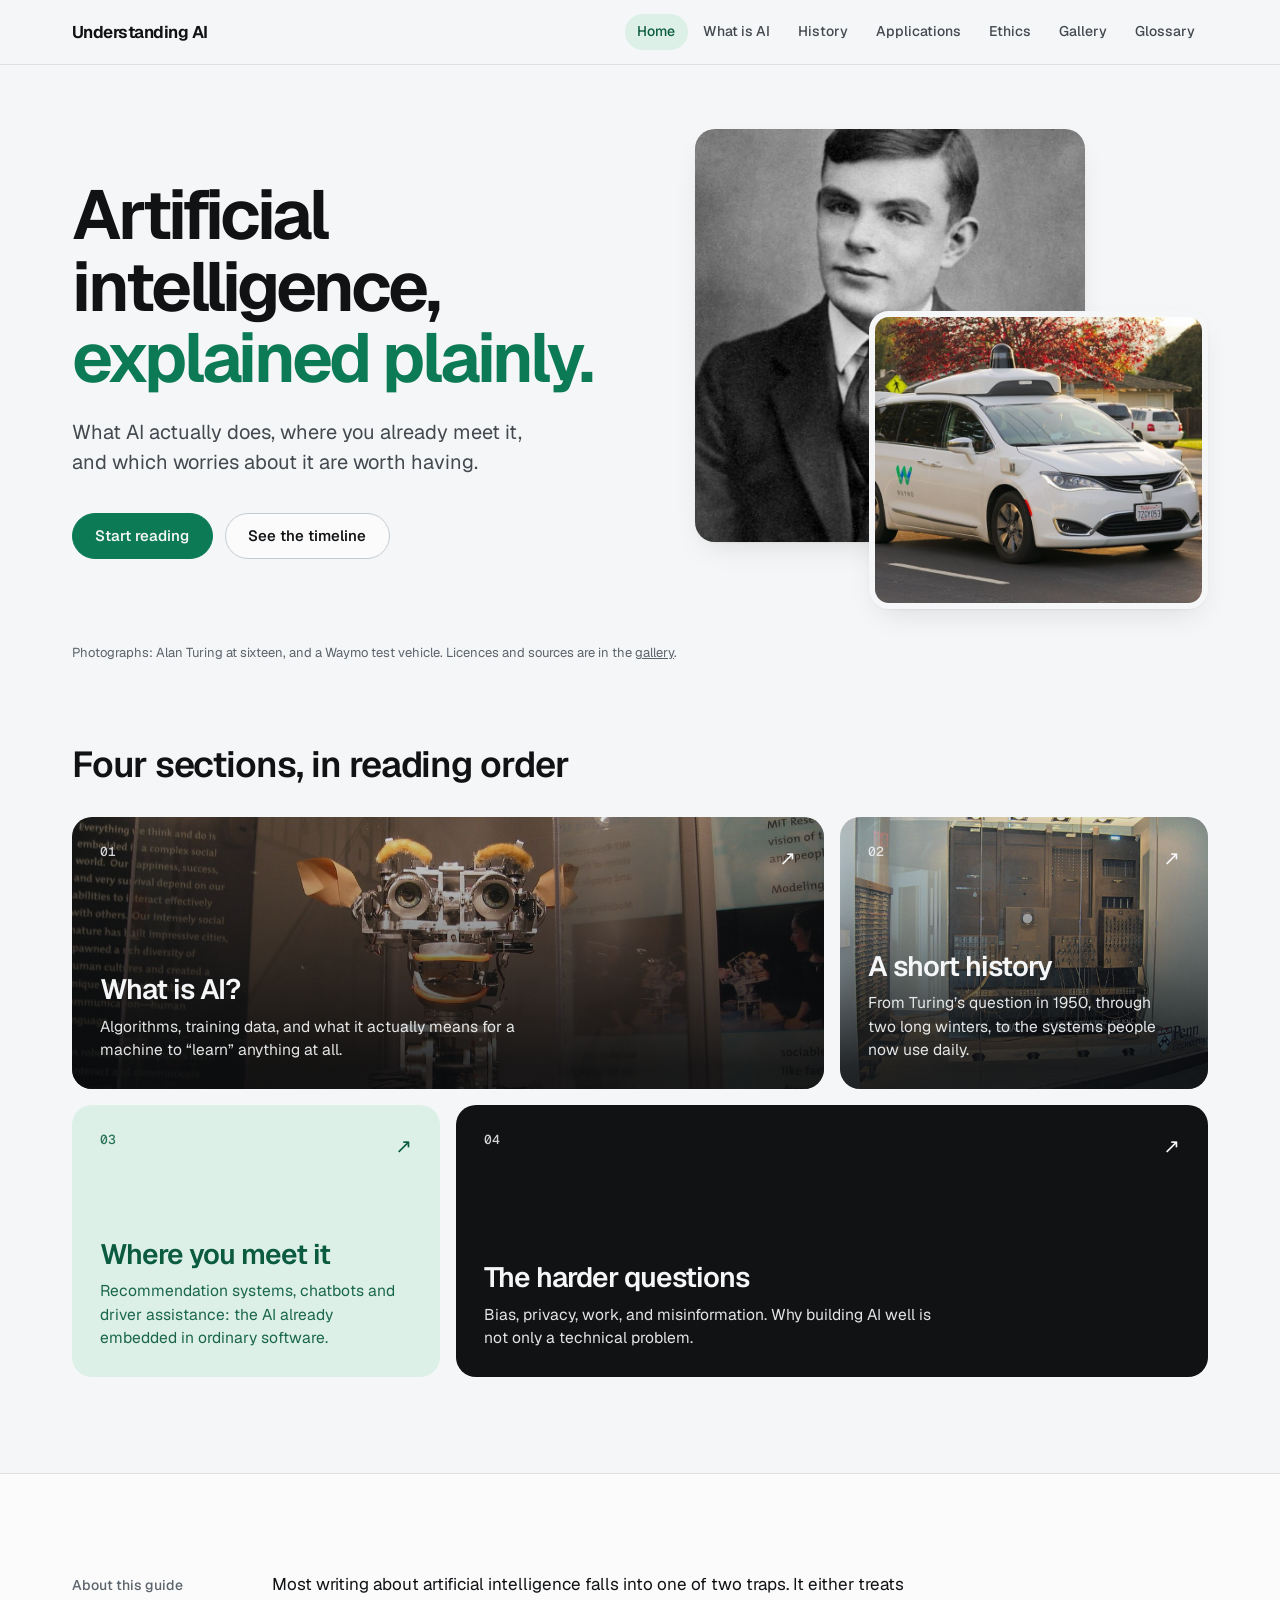
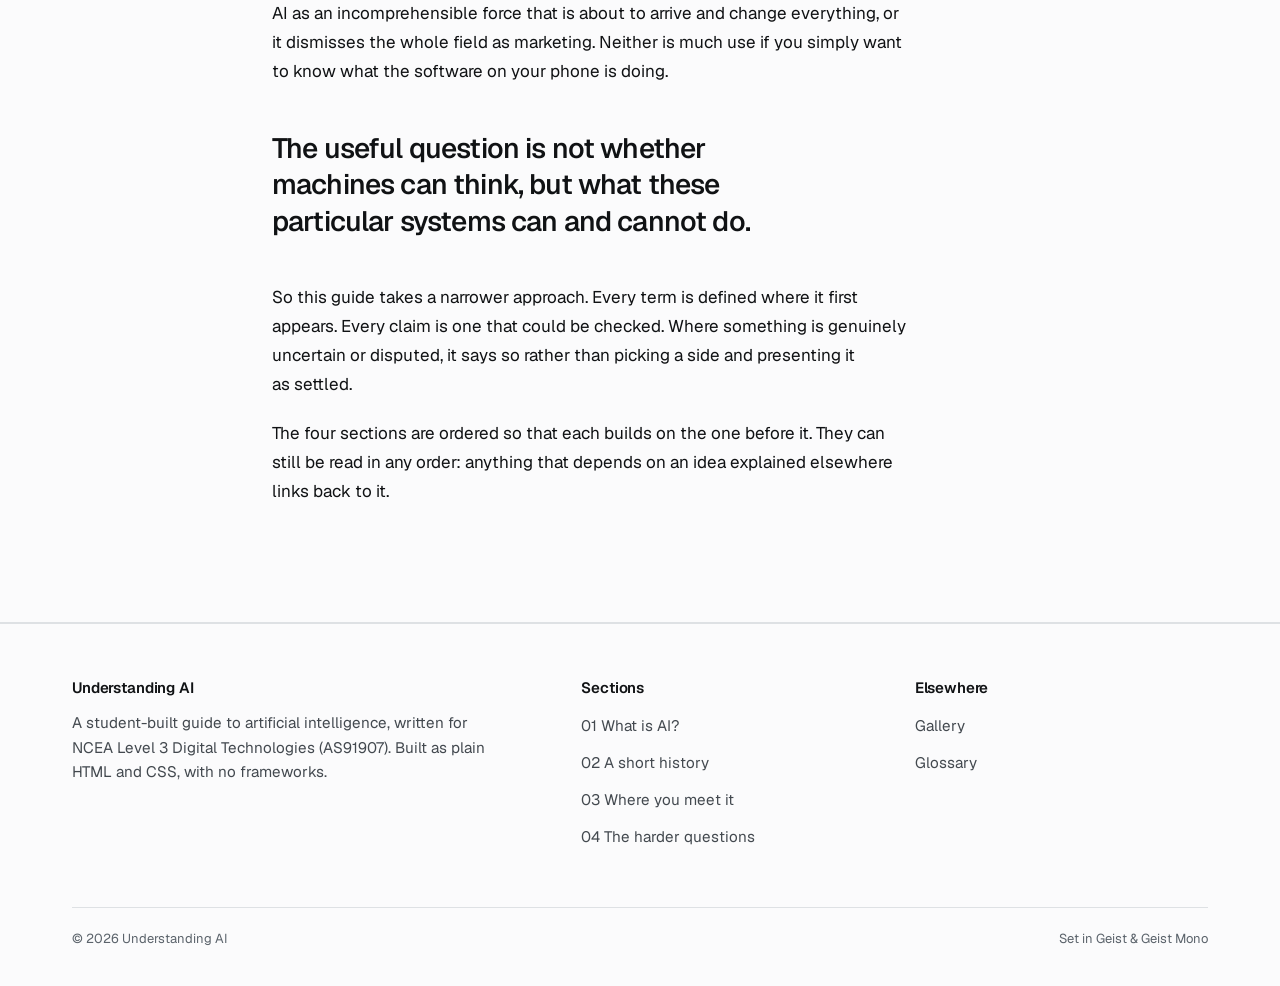
<file: index.html>
<!DOCTYPE html>
<html lang="en">
<head>
  <meta charset="UTF-8">
  <meta name="viewport" content="width=device-width, initial-scale=1.0">
  <title>Understanding AI: A plain-language guide to artificial intelligence</title>
  <meta name="description"
        content="A plain-language guide to artificial intelligence: what it is, where it came from, where you already meet it, and which concerns about it are worth having.">
  <link rel="stylesheet" href="css/style.css">
</head>
<body>

  <a class="skip-link" href="#main">Skip to content</a>

  <!-- ===== STRUCTURAL COMPONENT: Masthead + navigation ==================
       Reused unchanged on every page.
       =================================================================== -->
  <header class="masthead">
    <div class="wrap masthead__inner">
      <a class="wordmark" href="index.html">Understanding&nbsp;AI</a>

      <button class="nav__toggle" type="button" aria-expanded="false" aria-controls="nav-menu">Menu</button>

      <nav class="nav" aria-label="Main navigation">
        <ul class="nav__list" id="nav-menu">
          <li><a class="nav__link" href="index.html" aria-current="page">Home</a></li>
          <li><a class="nav__link" href="what-is-ai.html">What is AI</a></li>
          <li><a class="nav__link" href="history.html">History</a></li>
          <li><a class="nav__link" href="applications.html">Applications</a></li>
          <li><a class="nav__link" href="ethics.html">Ethics</a></li>
          <li><a class="nav__link" href="gallery.html">Gallery</a></li>
          <li><a class="nav__link" href="glossary.html">Glossary</a></li>
        </ul>
      </nav>
    </div>
  </header>
  <div class="masthead__rule" role="presentation"></div>

  <main id="main">

    <!-- ===== Hero ====================================================
         Message left, two real photographs right. Credits for every
         photograph on the site are on the gallery page.
         =============================================================== -->
    <section class="wrap hero">
      <div class="hero__copy">
        <h1 class="hero__title">Artificial intelligence, <em>explained plainly.</em></h1>
        <p class="hero__sub">
          What AI actually does, where you already meet it, and which worries
          about it are worth having.
        </p>
        <div class="actions">
          <a class="btn btn--accent" href="what-is-ai.html">Start reading</a>
          <a class="btn" href="history.html">See the timeline</a>
        </div>
      </div>

      <div class="hero__media">
        <figure class="hero__photo hero__photo--a">
          <img src="images/turing.jpg" alt="Black and white portrait of Alan Turing as a teenager, in a dark jacket and tie." width="675" height="919" fetchpriority="high">
        </figure>
        <figure class="hero__photo hero__photo--b">
          <img src="images/waymo.jpg" alt="A white self-driving Waymo minivan with a roof-mounted sensor array, parked on a suburban street." width="1200" height="648">
        </figure>
      </div>

      <p class="hero__credit">Photographs: Alan Turing at sixteen, and a Waymo test vehicle. Licences and sources are in the <a href="gallery.html">gallery</a>.</p>
    </section>

    <!-- ===== Contents ================================================
         Four cells for four sections. Two carry photographs, one is a tint
         of the accent and one is inverted, so the grid has rhythm.
         =============================================================== -->
    <section class="wrap section" style="padding-top:0">
      <div class="bento-head">
        <h2>Four sections, in reading order</h2>
      </div>
      <div class="bento">

        <a class="tile tile--photo" href="what-is-ai.html">
          <img class="tile__img" src="images/kismet.jpg" alt="" loading="lazy" decoding="async" width="1200" height="900">
          <span class="tile__num">01</span>
          <span class="tile__mark" aria-hidden="true">&nearr;</span>
          <span class="tile__title">What is AI?</span>
          <p class="tile__blurb">
            Algorithms, training data, and what it actually means for a
            machine to &ldquo;learn&rdquo; anything at all.
          </p>
        </a>

        <a class="tile tile--photo" href="history.html">
          <img class="tile__img" src="images/eniac.jpg" alt="" loading="lazy" decoding="async" width="1200" height="903">
          <span class="tile__num">02</span>
          <span class="tile__mark" aria-hidden="true">&nearr;</span>
          <span class="tile__title">A short history</span>
          <p class="tile__blurb">
            From Turing&rsquo;s question in 1950, through two long winters,
            to the systems people now use daily.
          </p>
        </a>

        <a class="tile tile--soft" href="applications.html">
          <span class="tile__num">03</span>
          <span class="tile__mark" aria-hidden="true">&nearr;</span>
          <span class="tile__title">Where you meet it</span>
          <p class="tile__blurb">
            Recommendation systems, chatbots and driver assistance: the AI
            already embedded in ordinary software.
          </p>
        </a>

        <a class="tile tile--ink" href="ethics.html">
          <span class="tile__num">04</span>
          <span class="tile__mark" aria-hidden="true">&nearr;</span>
          <span class="tile__title">The harder questions</span>
          <p class="tile__blurb">
            Bias, privacy, work, and misinformation. Why building AI well
            is not only a technical problem.
          </p>
        </a>

      </div>
    </section>

    <!-- ===== Editorial note ========================================== -->
    <section class="section section--band">
      <div class="wrap spread">
        <p class="margin-note">About this guide</p>
        <div class="prose">
          <p>
            Most writing about artificial intelligence falls into one of two
            traps. It either treats AI as an incomprehensible force that is
            about to arrive and change everything, or it dismisses the whole
            field as marketing. Neither is much use if you simply want to know
            what the software on your phone is doing.
          </p>

          <p class="pullquote">
            The useful question is not whether machines can think, but what
            these particular systems can and cannot do.
          </p>

          <p>
            So this guide takes a narrower approach. Every term is defined
            where it first appears. Every claim is one that could be checked.
            Where something is genuinely uncertain or disputed, it says so
            rather than picking a side and presenting it as settled.
          </p>

          <p>
            The four sections are ordered so that each builds on the one before it. They can still be read in any order: anything that depends on an idea explained elsewhere links back to it.
          </p>

        </div>
      </div>
    </section>

  </main>

  <!-- ===== STRUCTURAL COMPONENT: Colophon (footer) =====================
       Reused unchanged on every page.
       =================================================================== -->
  <footer class="colophon">
    <div class="wrap">
      <div class="colophon__grid">

        <div class="colophon__about">
          <h2 class="colophon__heading">Understanding AI</h2>
          <p>
            A student-built guide to artificial intelligence, written for
            NCEA Level&nbsp;3 Digital Technologies (AS91907). Built as plain
            HTML and CSS, with no frameworks.
          </p>
        </div>

        <div>
          <h2 class="colophon__heading">Sections</h2>
          <ul class="colophon__list">
            <li><a href="what-is-ai.html">01 What is AI?</a></li>
            <li><a href="history.html">02 A short history</a></li>
            <li><a href="applications.html">03 Where you meet it</a></li>
            <li><a href="ethics.html">04 The harder questions</a></li>
          </ul>
        </div>

        <div>
          <h2 class="colophon__heading">Elsewhere</h2>
          <ul class="colophon__list">
            <li><a href="gallery.html">Gallery</a></li>
            <li><a href="glossary.html">Glossary</a></li>
          </ul>
        </div>

      </div>

      <div class="colophon__foot">
        <span>&copy; 2026 Understanding AI</span>
        <span>Set in Geist &amp; Geist Mono</span>
      </div>
    </div>
  </footer>

  <script src="js/nav.js"></script>
</body>
</html>
</file>
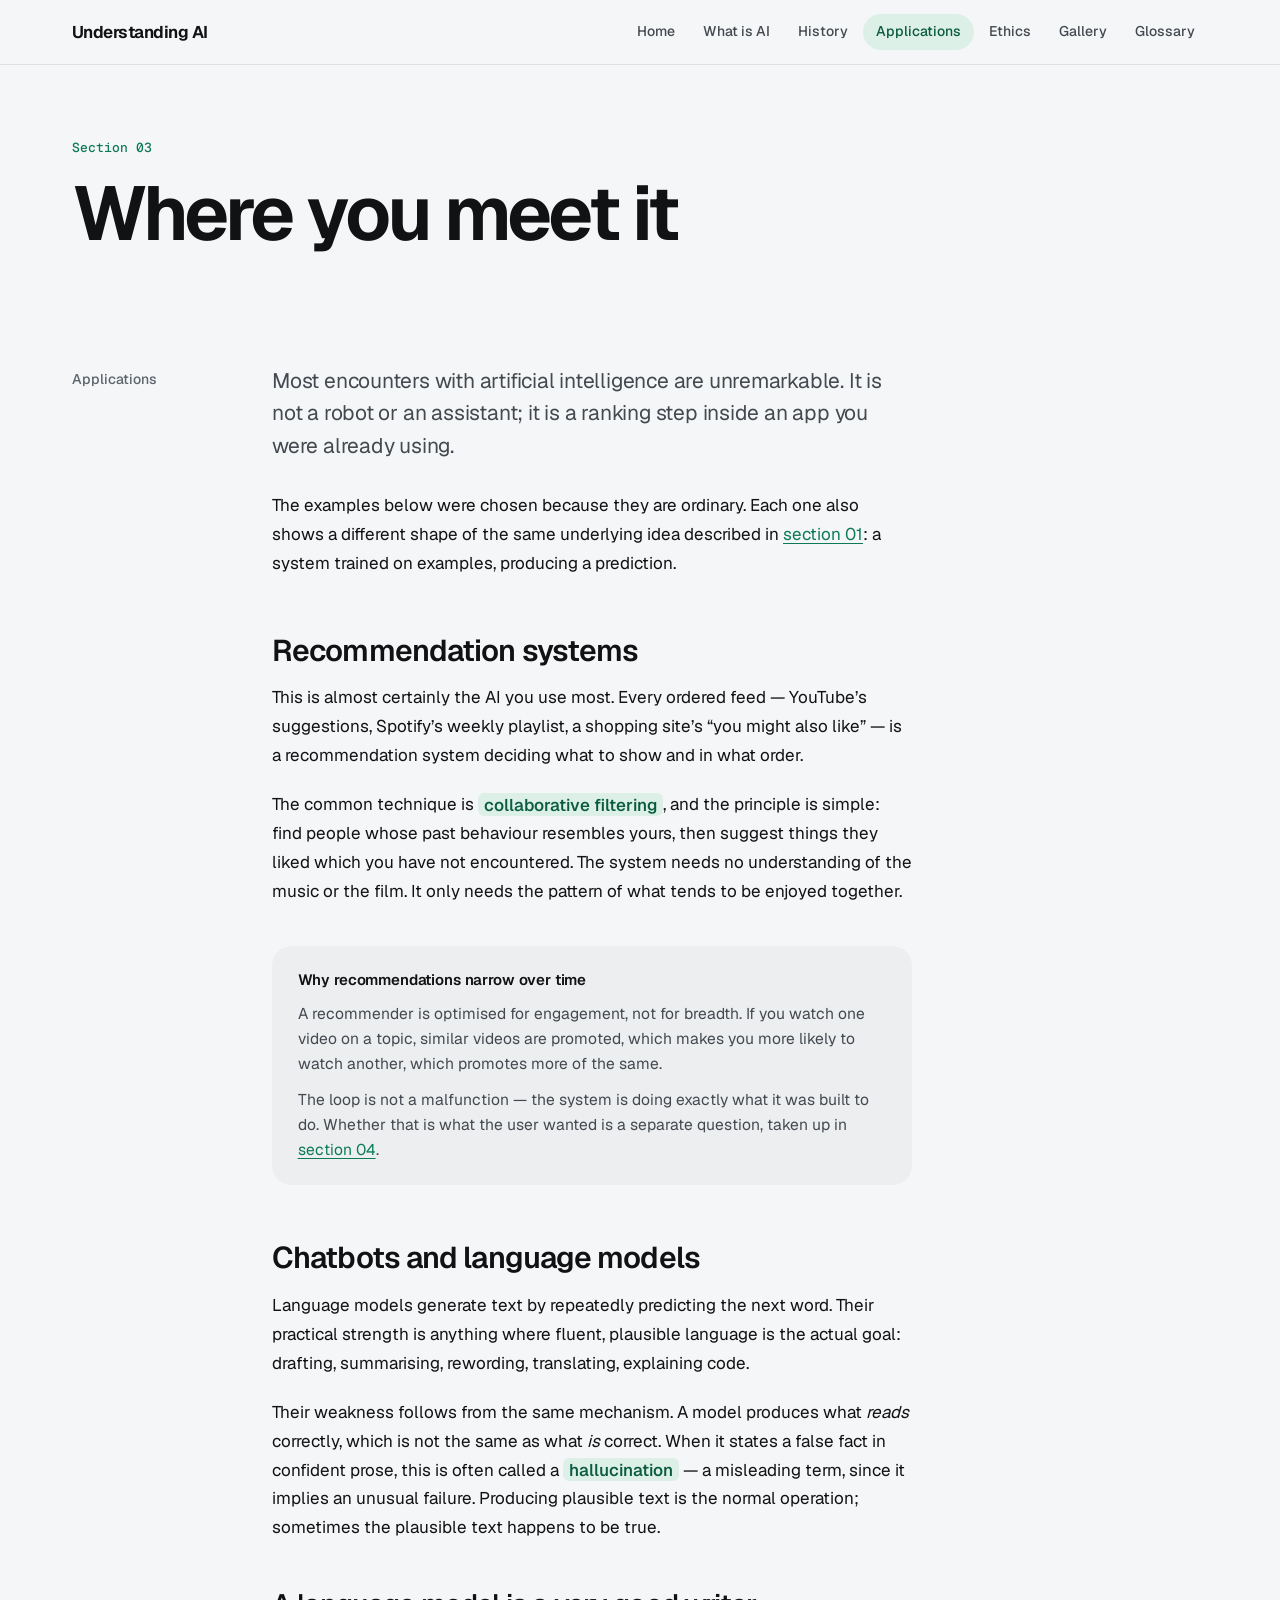
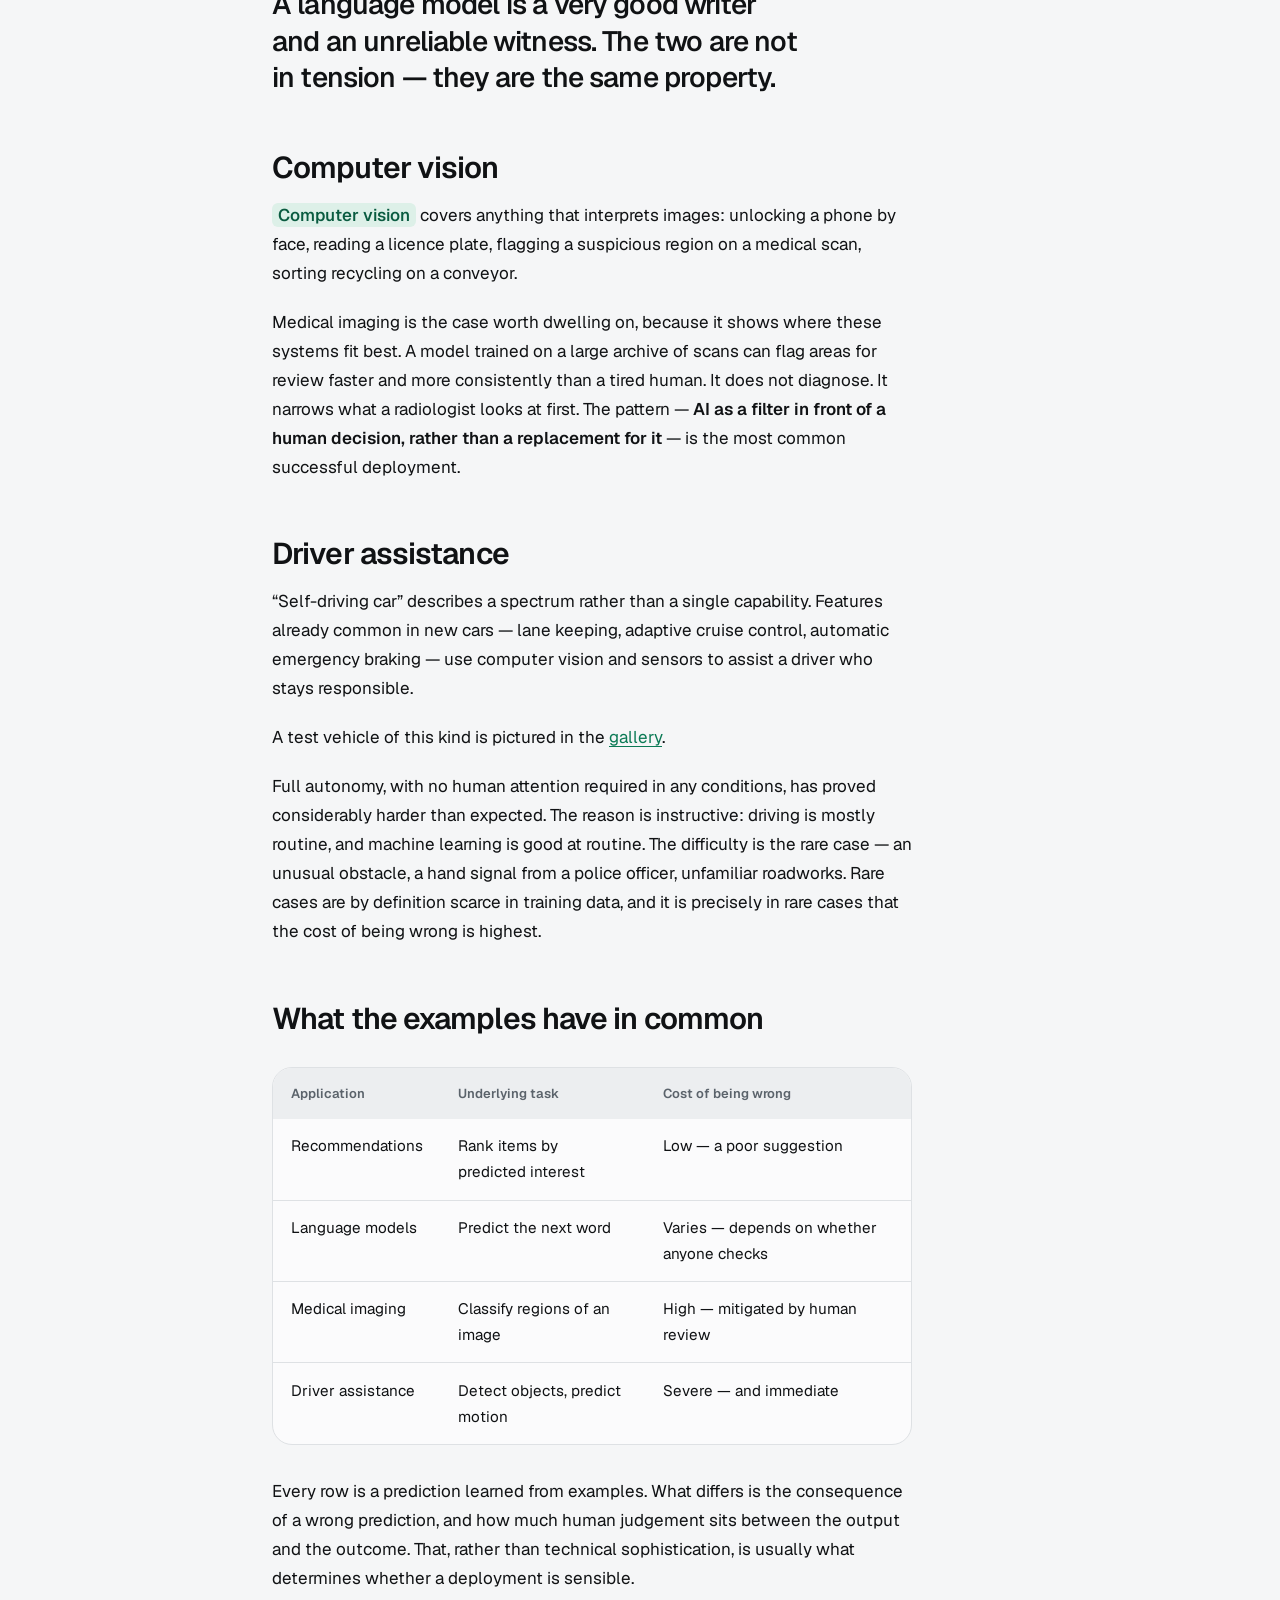
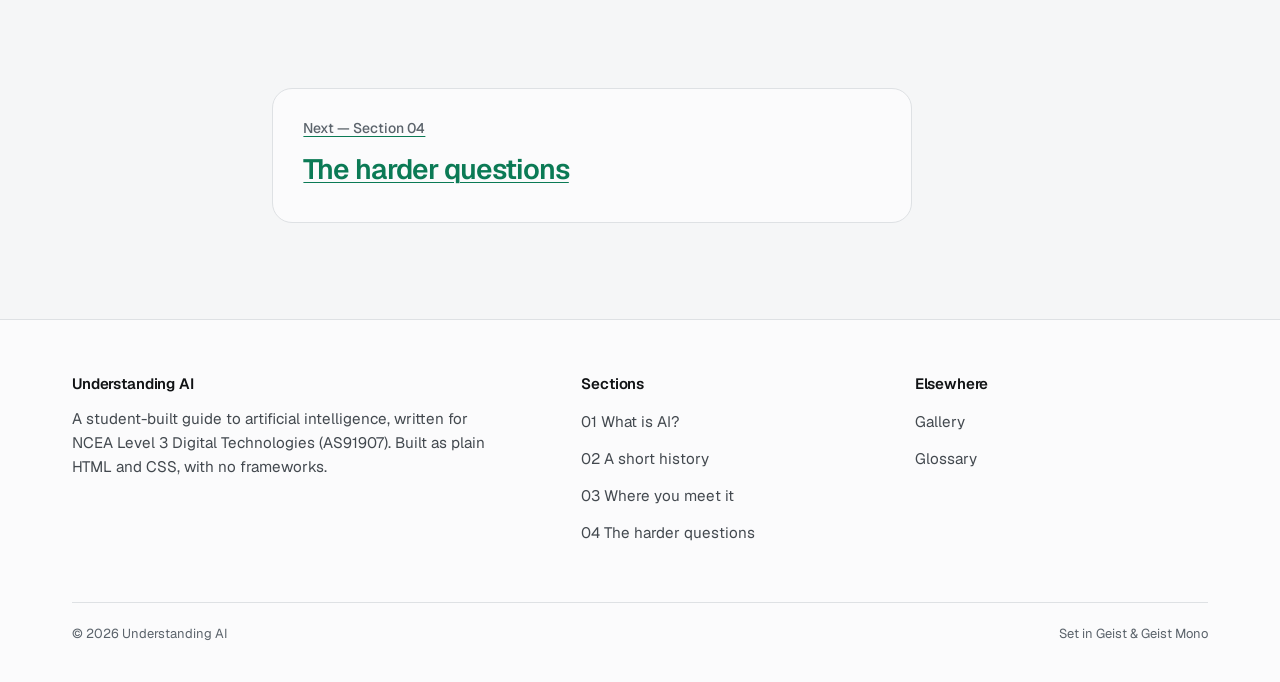
<file: applications.html>
<!DOCTYPE html>
<html lang="en">
<head>
  <meta charset="UTF-8">
  <meta name="viewport" content="width=device-width, initial-scale=1.0">
  <title>Where you meet it | Understanding AI</title>
  <meta name="description"
        content="Real-world applications of artificial intelligence: recommendation systems, chatbots, driver assistance, and the AI already embedded in ordinary software.">
  <link rel="stylesheet" href="css/style.css">
</head>
<body>

  <a class="skip-link" href="#main">Skip to content</a>

  <header class="masthead">
    <div class="wrap masthead__inner">
      <a class="wordmark" href="index.html">Understanding&nbsp;AI</a>
      <button class="nav__toggle" type="button" aria-expanded="false" aria-controls="nav-menu">Menu</button>
      <nav class="nav" aria-label="Main navigation">
        <ul class="nav__list" id="nav-menu">
          <li><a class="nav__link" href="index.html">Home</a></li>
          <li><a class="nav__link" href="what-is-ai.html">What is AI</a></li>
          <li><a class="nav__link" href="history.html">History</a></li>
          <li><a class="nav__link" href="applications.html" aria-current="page">Applications</a></li>
          <li><a class="nav__link" href="ethics.html">Ethics</a></li>
          <li><a class="nav__link" href="gallery.html">Gallery</a></li>
          <li><a class="nav__link" href="glossary.html">Glossary</a></li>
        </ul>
      </nav>
    </div>
  </header>
  <div class="masthead__rule" role="presentation"></div>

  <main id="main">

    <div class="wrap pagehead">
      <p class="pagehead__num">Section 03</p>
      <h1 class="pagehead__title">Where you meet it</h1>
    </div>

    <section class="wrap section">
      <div class="spread">
        <p class="margin-note">Applications</p>
        <div class="prose">

          <p class="lead">
            Most encounters with artificial intelligence are unremarkable. It is
            not a robot or an assistant; it is a ranking step inside an app you
            were already using.
          </p>

          <p>
            The examples below were chosen because they are ordinary. Each one
            also shows a different shape of the same underlying idea described
            in <a href="what-is-ai.html">section 01</a>: a system trained on
            examples, producing a prediction.
          </p>

          <h2>Recommendation systems</h2>

          <p>
            This is almost certainly the AI you use most. Every ordered feed —
            YouTube&rsquo;s suggestions, Spotify&rsquo;s weekly playlist, a
            shopping site&rsquo;s &ldquo;you might also like&rdquo; — is a
            recommendation system deciding what to show and in what order.
          </p>

          <p>
            The common technique is <span class="term">collaborative
            filtering</span>, and the principle is simple: find people whose
            past behaviour resembles yours, then suggest things they liked
            which you have not encountered. The system needs no understanding
            of the music or the film. It only needs the pattern of what tends
            to be enjoyed together.
          </p>

          <div class="sidenote">
            <span class="sidenote__label">Why recommendations narrow over time</span>
            <p>
              A recommender is optimised for engagement, not for breadth. If
              you watch one video on a topic, similar videos are promoted,
              which makes you more likely to watch another, which promotes
              more of the same.
            </p>
            <p>
              The loop is not a malfunction — the system is doing exactly what
              it was built to do. Whether that is what the user wanted is a
              separate question, taken up in
              <a href="ethics.html">section 04</a>.
            </p>
          </div>

          <h2>Chatbots and language models</h2>

          <p>
            Language models generate text by repeatedly predicting the next
            word. Their practical strength is anything where fluent, plausible
            language is the actual goal: drafting, summarising, rewording,
            translating, explaining code.
          </p>

          <p>
            Their weakness follows from the same mechanism. A model produces
            what <em>reads</em> correctly, which is not the same as what
            <em>is</em> correct. When it states a false fact in confident
            prose, this is often called a
            <span class="term">hallucination</span> — a misleading term, since
            it implies an unusual failure. Producing plausible text is the
            normal operation; sometimes the plausible text happens to be true.
          </p>

          <p class="pullquote">
            A language model is a very good writer and an unreliable witness.
            The two are not in tension — they are the same property.
          </p>

          <h2>Computer vision</h2>

          <p>
            <span class="term">Computer vision</span> covers anything that
            interprets images: unlocking a phone by face, reading a licence
            plate, flagging a suspicious region on a medical scan, sorting
            recycling on a conveyor.
          </p>

          <p>
            Medical imaging is the case worth dwelling on, because it shows
            where these systems fit best. A model trained on a large archive of
            scans can flag areas for review faster and more consistently than a
            tired human. It does not diagnose. It narrows what a radiologist
            looks at first. The pattern — <strong>AI as a filter in front of a
            human decision, rather than a replacement for it</strong> — is the
            most common successful deployment.
          </p>

          <h2>Driver assistance</h2>

          <p>
            &ldquo;Self-driving car&rdquo; describes a spectrum rather than a
            single capability. Features already common in new cars — lane
            keeping, adaptive cruise control, automatic emergency braking — use
            computer vision and sensors to assist a driver who stays
            responsible.
          </p>

          <p>
            A test vehicle of this kind is pictured in the
            <a href="gallery.html">gallery</a>.
          </p>

          <p>
            Full autonomy, with no human attention required in any conditions,
            has proved considerably harder than expected. The reason is
            instructive: driving is mostly routine, and machine learning is good
            at routine. The difficulty is the rare case — an unusual obstacle, a
            hand signal from a police officer, unfamiliar roadworks. Rare cases
            are by definition scarce in training data, and it is precisely in
            rare cases that the cost of being wrong is highest.
          </p>

          <h2>What the examples have in common</h2>

          <div class="table-scroll">
            <table>
              <caption class="visually-hidden">Applications compared by task and consequence of error</caption>
              <thead>
                <tr>
                  <th scope="col">Application</th>
                  <th scope="col">Underlying task</th>
                  <th scope="col">Cost of being wrong</th>
                </tr>
              </thead>
              <tbody>
                <tr>
                  <td>Recommendations</td>
                  <td>Rank items by predicted interest</td>
                  <td>Low &mdash; a poor suggestion</td>
                </tr>
                <tr>
                  <td>Language models</td>
                  <td>Predict the next word</td>
                  <td>Varies &mdash; depends on whether anyone checks</td>
                </tr>
                <tr>
                  <td>Medical imaging</td>
                  <td>Classify regions of an image</td>
                  <td>High &mdash; mitigated by human review</td>
                </tr>
                <tr>
                  <td>Driver assistance</td>
                  <td>Detect objects, predict motion</td>
                  <td>Severe &mdash; and immediate</td>
                </tr>
              </tbody>
            </table>
          </div>

          <p>
            Every row is a prediction learned from examples. What differs is the
            consequence of a wrong prediction, and how much human judgement sits
            between the output and the outcome. That, rather than technical
            sophistication, is usually what determines whether a deployment is
            sensible.
          </p>

          <a class="readnext" href="ethics.html">
            <span class="readnext__label">Next &mdash; Section 04</span>
            <span class="readnext__title">The harder questions</span>
          </a>

        </div>
      </div>
    </section>

  </main>

  <footer class="colophon">
    <div class="wrap">
      <div class="colophon__grid">
        <div class="colophon__about">
          <h2 class="colophon__heading">Understanding AI</h2>
          <p>
            A student-built guide to artificial intelligence, written for
            NCEA Level&nbsp;3 Digital Technologies (AS91907). Built as plain
            HTML and CSS, with no frameworks.
          </p>
        </div>
        <div>
          <h2 class="colophon__heading">Sections</h2>
          <ul class="colophon__list">
            <li><a href="what-is-ai.html">01 What is AI?</a></li>
            <li><a href="history.html">02 A short history</a></li>
            <li><a href="applications.html">03 Where you meet it</a></li>
            <li><a href="ethics.html">04 The harder questions</a></li>
          </ul>
        </div>
        <div>
          <h2 class="colophon__heading">Elsewhere</h2>
          <ul class="colophon__list">
            <li><a href="gallery.html">Gallery</a></li>
            <li><a href="glossary.html">Glossary</a></li>
          </ul>
        </div>
      </div>
      <div class="colophon__foot">
        <span>&copy; 2026 Understanding AI</span>
        <span>Set in Geist &amp; Geist Mono</span>
      </div>
    </div>
  </footer>

  <script src="js/nav.js"></script>
</body>
</html>
</file>
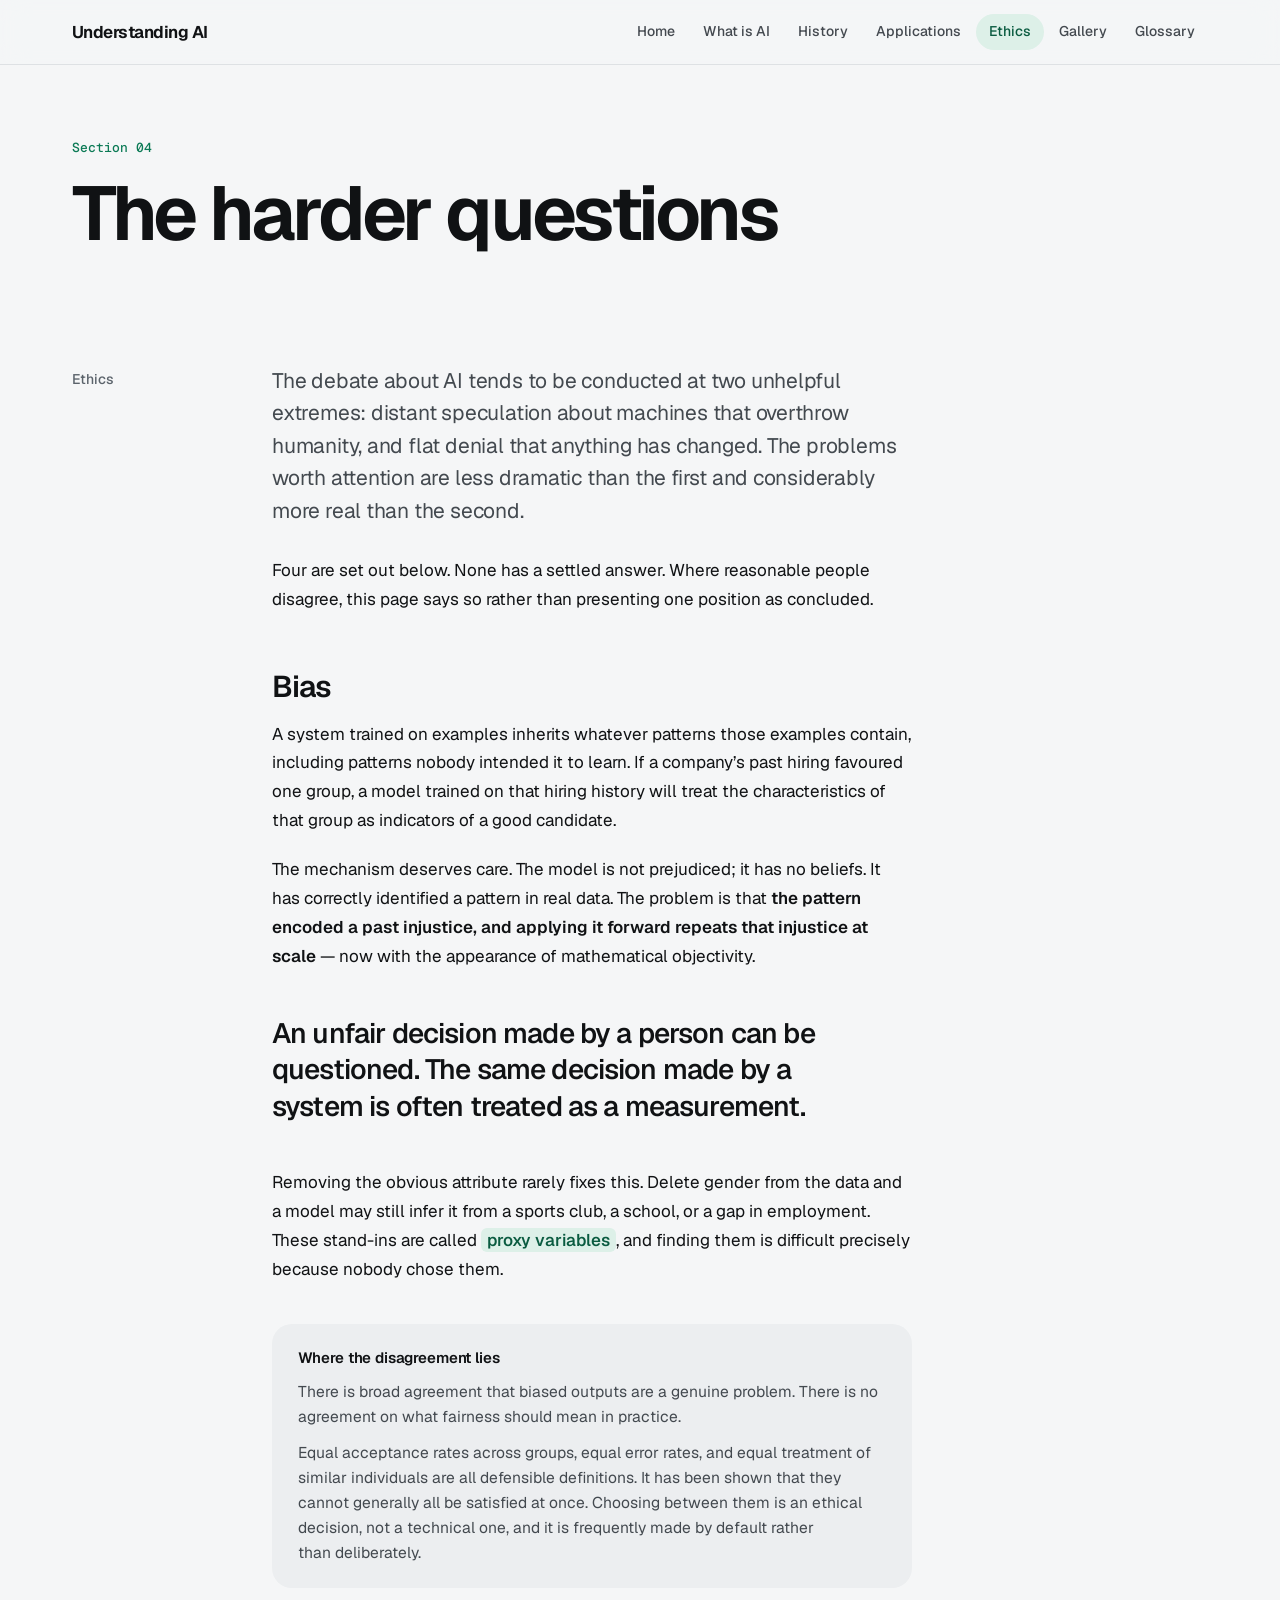
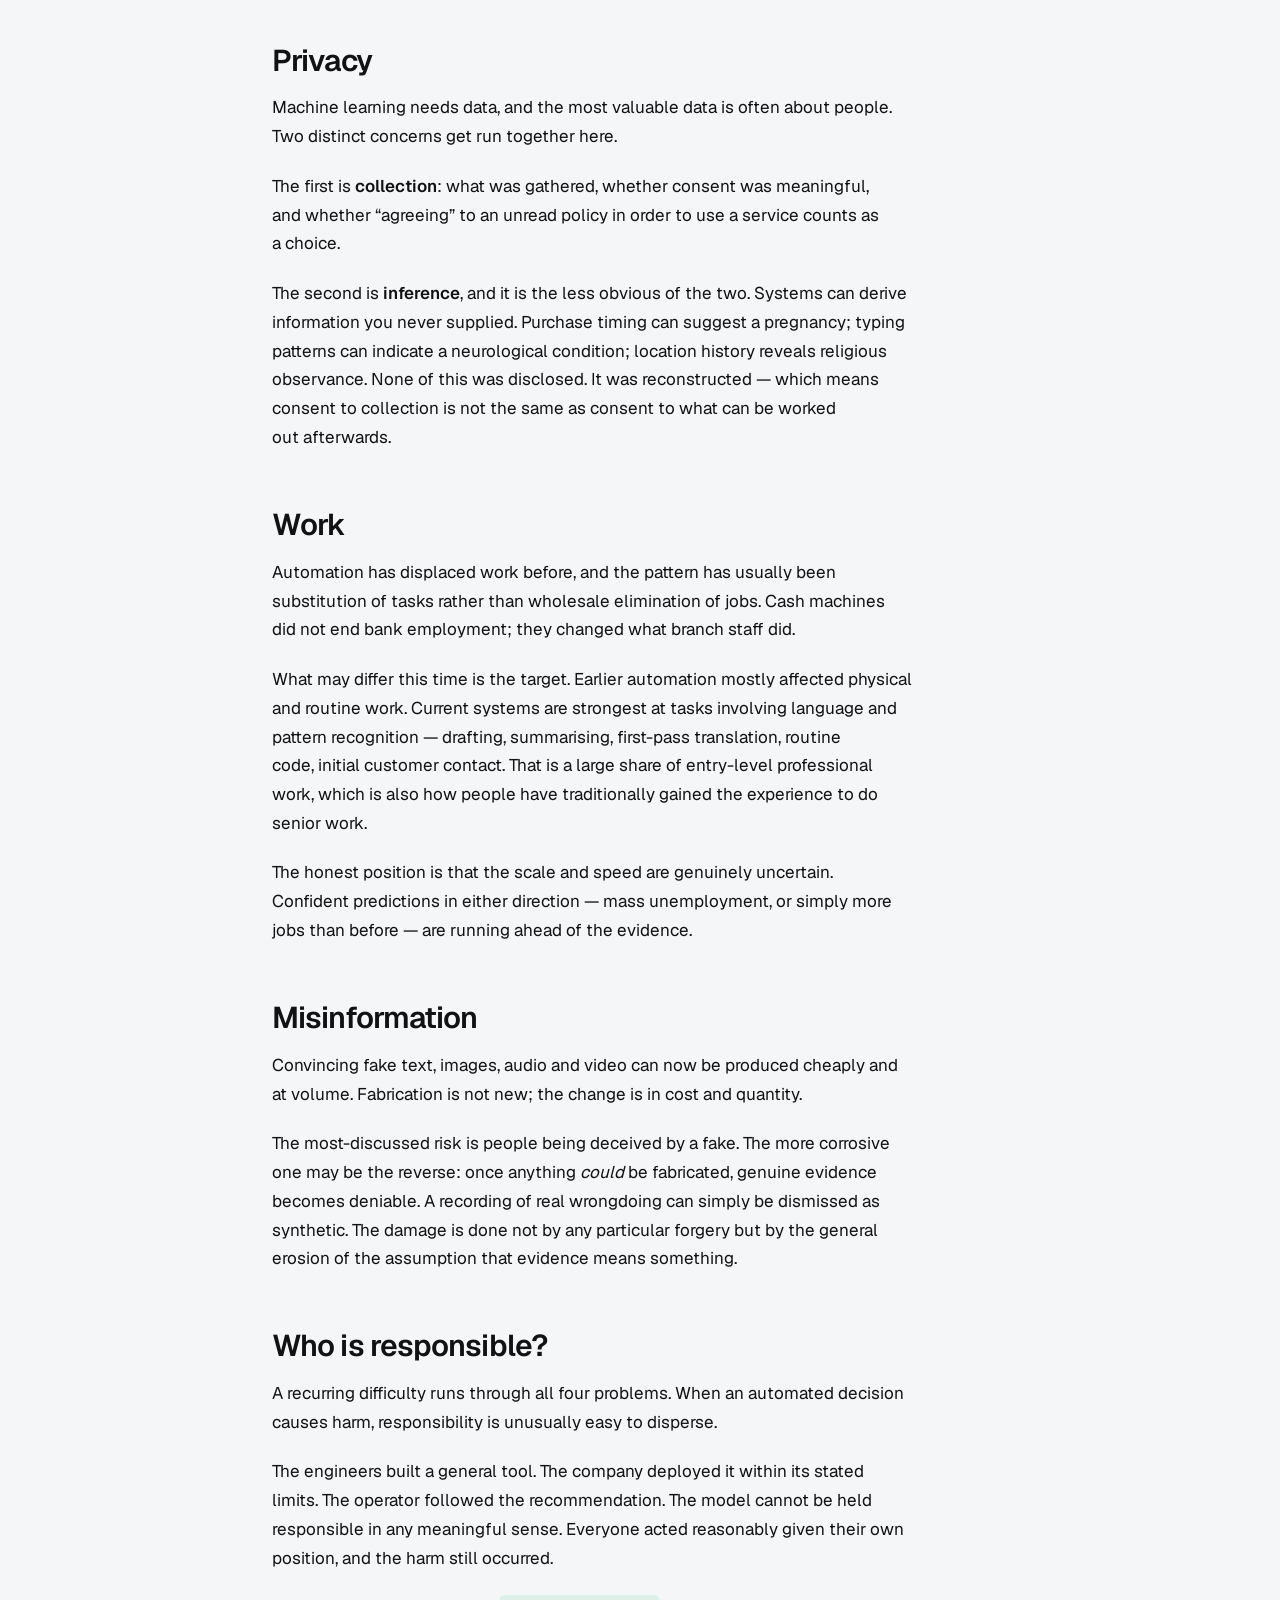
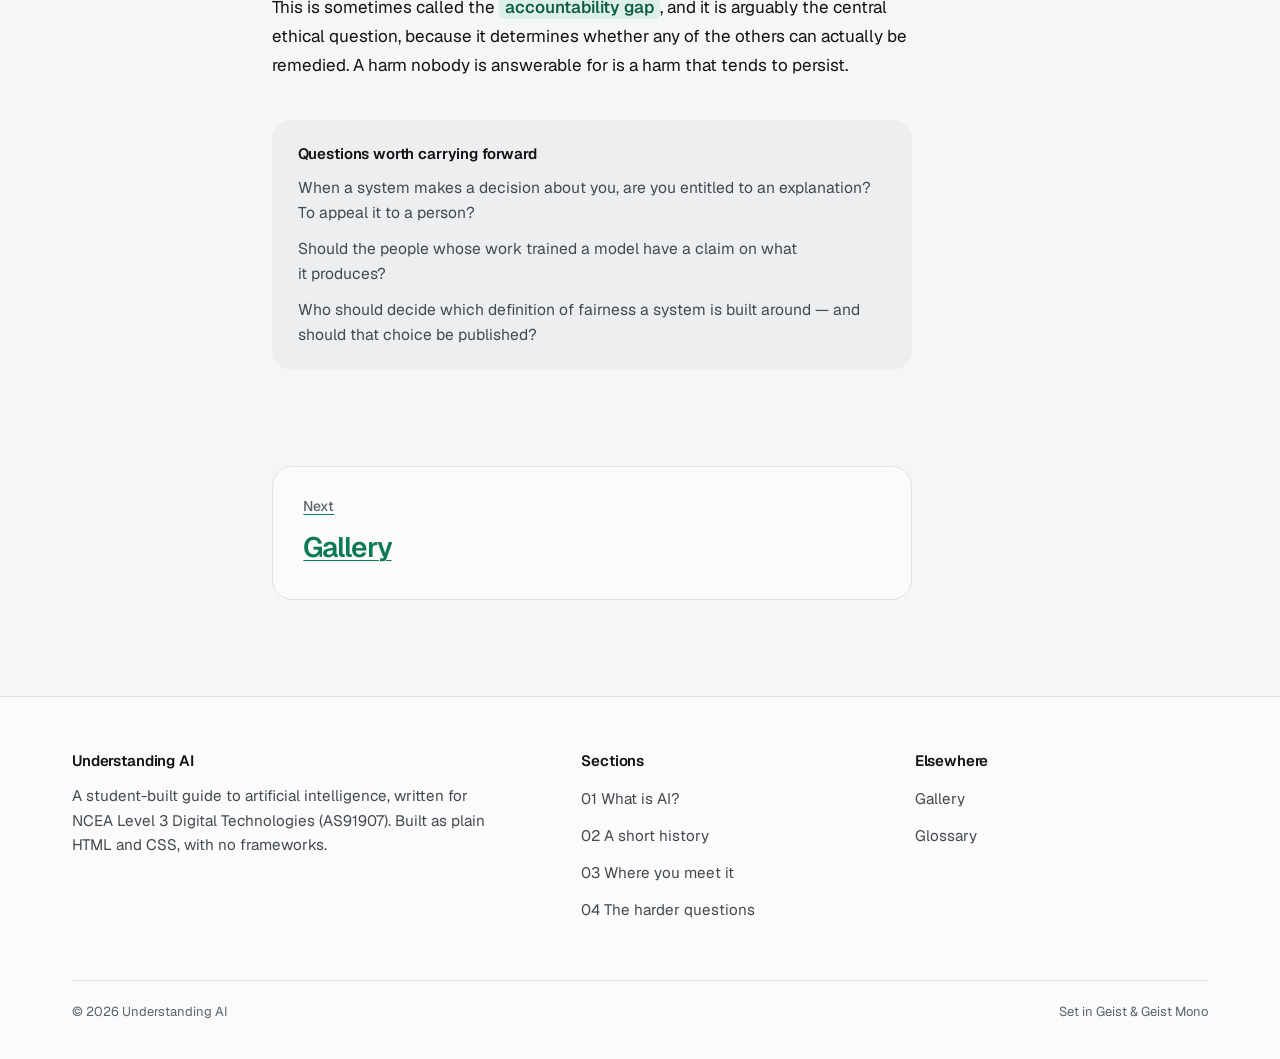
<file: ethics.html>
<!DOCTYPE html>
<html lang="en">
<head>
  <meta charset="UTF-8">
  <meta name="viewport" content="width=device-width, initial-scale=1.0">
  <title>The harder questions | Understanding AI</title>
  <meta name="description"
        content="The ethics of artificial intelligence: algorithmic bias, privacy, the effect on work, and misinformation — and why these are not only technical problems.">
  <link rel="stylesheet" href="css/style.css">
</head>
<body>

  <a class="skip-link" href="#main">Skip to content</a>

  <header class="masthead">
    <div class="wrap masthead__inner">
      <a class="wordmark" href="index.html">Understanding&nbsp;AI</a>
      <button class="nav__toggle" type="button" aria-expanded="false" aria-controls="nav-menu">Menu</button>
      <nav class="nav" aria-label="Main navigation">
        <ul class="nav__list" id="nav-menu">
          <li><a class="nav__link" href="index.html">Home</a></li>
          <li><a class="nav__link" href="what-is-ai.html">What is AI</a></li>
          <li><a class="nav__link" href="history.html">History</a></li>
          <li><a class="nav__link" href="applications.html">Applications</a></li>
          <li><a class="nav__link" href="ethics.html" aria-current="page">Ethics</a></li>
          <li><a class="nav__link" href="gallery.html">Gallery</a></li>
          <li><a class="nav__link" href="glossary.html">Glossary</a></li>
        </ul>
      </nav>
    </div>
  </header>
  <div class="masthead__rule" role="presentation"></div>

  <main id="main">

    <div class="wrap pagehead">
      <p class="pagehead__num">Section 04</p>
      <h1 class="pagehead__title">The harder questions</h1>
    </div>

    <section class="wrap section">
      <div class="spread">
        <p class="margin-note">Ethics</p>
        <div class="prose">

          <p class="lead">
            The debate about AI tends to be conducted at two unhelpful extremes:
            distant speculation about machines that overthrow humanity, and
            flat denial that anything has changed. The problems worth attention
            are less dramatic than the first and considerably more real than
            the second.
          </p>

          <p>
            Four are set out below. None has a settled answer. Where reasonable
            people disagree, this page says so rather than presenting one
            position as concluded.
          </p>

          <h2>Bias</h2>

          <p>
            A system trained on examples inherits whatever patterns those
            examples contain, including patterns nobody intended it to learn.
            If a company&rsquo;s past hiring favoured one group, a model
            trained on that hiring history will treat the characteristics of
            that group as indicators of a good candidate.
          </p>

          <p>
            The mechanism deserves care. The model is not prejudiced; it has no
            beliefs. It has correctly identified a pattern in real data. The
            problem is that <strong>the pattern encoded a past injustice, and
            applying it forward repeats that injustice at scale</strong> — now
            with the appearance of mathematical objectivity.
          </p>

          <p class="pullquote">
            An unfair decision made by a person can be questioned. The same
            decision made by a system is often treated as a measurement.
          </p>

          <p>
            Removing the obvious attribute rarely fixes this. Delete gender
            from the data and a model may still infer it from a sports club, a
            school, or a gap in employment. These stand-ins are called
            <span class="term">proxy variables</span>, and finding them is
            difficult precisely because nobody chose them.
          </p>

          <div class="sidenote">
            <span class="sidenote__label">Where the disagreement lies</span>
            <p>
              There is broad agreement that biased outputs are a genuine
              problem. There is no agreement on what fairness should mean in
              practice.
            </p>
            <p>
              Equal acceptance rates across groups, equal error rates, and equal treatment of similar individuals are all defensible definitions. It has been shown that they cannot generally all be satisfied at once. Choosing between them is an ethical
              decision, not a technical one, and it is frequently made by
              default rather than deliberately.
            </p>
          </div>

          <h2>Privacy</h2>

          <p>
            Machine learning needs data, and the most valuable data is often
            about people. Two distinct concerns get run together here.
          </p>

          <p>
            The first is <strong>collection</strong>: what was gathered, whether
            consent was meaningful, and whether &ldquo;agreeing&rdquo; to an
            unread policy in order to use a service counts as a choice.
          </p>

          <p>
            The second is <strong>inference</strong>, and it is the less
            obvious of the two. Systems can derive information you never
            supplied. Purchase timing can suggest a pregnancy; typing patterns
            can indicate a neurological condition; location history reveals
            religious observance. None of this was disclosed. It was
            reconstructed — which means consent to collection is not the same
            as consent to what can be worked out afterwards.
          </p>

          <h2>Work</h2>

          <p>
            Automation has displaced work before, and the pattern has usually
            been substitution of tasks rather than wholesale elimination of
            jobs. Cash machines did not end bank employment; they changed what
            branch staff did.
          </p>

          <p>
            What may differ this time is the target. Earlier automation mostly
            affected physical and routine work. Current systems are strongest at
            tasks involving language and pattern recognition — drafting,
            summarising, first-pass translation, routine code, initial customer
            contact. That is a large share of entry-level professional work,
            which is also how people have traditionally gained the experience to
            do senior work.
          </p>

          <p>
            The honest position is that the scale and speed are genuinely
            uncertain. Confident predictions in either direction — mass
            unemployment, or simply more jobs than before — are running ahead of
            the evidence.
          </p>

          <h2>Misinformation</h2>

          <p>
            Convincing fake text, images, audio and video can now be produced
            cheaply and at volume. Fabrication is not new; the change is in
            cost and quantity.
          </p>

          <p>
            The most-discussed risk is people being deceived by a fake. The more
            corrosive one may be the reverse: once anything <em>could</em> be
            fabricated, genuine evidence becomes deniable. A recording of real
            wrongdoing can simply be dismissed as synthetic. The damage is done
            not by any particular forgery but by the general erosion of the
            assumption that evidence means something.
          </p>

          <h2>Who is responsible?</h2>

          <p>
            A recurring difficulty runs through all four problems. When an
            automated decision causes harm, responsibility is unusually easy to
            disperse.
          </p>

          <p>
            The engineers built a general tool. The company deployed it within
            its stated limits. The operator followed the recommendation. The
            model cannot be held responsible in any meaningful sense. Everyone
            acted reasonably given their own position, and the harm still
            occurred.
          </p>

          <p>
            This is sometimes called the <span class="term">accountability
            gap</span>, and it is arguably the central ethical question, because
            it determines whether any of the others can actually be remedied. A
            harm nobody is answerable for is a harm that tends to persist.
          </p>

          <div class="sidenote">
            <span class="sidenote__label">Questions worth carrying forward</span>
            <p>
              When a system makes a decision about you, are you entitled to an
              explanation? To appeal it to a person?
            </p>
            <p>
              Should the people whose work trained a model have a claim on what
              it produces?
            </p>
            <p>
              Who should decide which definition of fairness a system is built
              around &mdash; and should that choice be published?
            </p>
          </div>

          <a class="readnext" href="gallery.html">
            <span class="readnext__label">Next</span>
            <span class="readnext__title">Gallery</span>
          </a>

        </div>
      </div>
    </section>

  </main>

  <footer class="colophon">
    <div class="wrap">
      <div class="colophon__grid">
        <div class="colophon__about">
          <h2 class="colophon__heading">Understanding AI</h2>
          <p>
            A student-built guide to artificial intelligence, written for
            NCEA Level&nbsp;3 Digital Technologies (AS91907). Built as plain
            HTML and CSS, with no frameworks.
          </p>
        </div>
        <div>
          <h2 class="colophon__heading">Sections</h2>
          <ul class="colophon__list">
            <li><a href="what-is-ai.html">01 What is AI?</a></li>
            <li><a href="history.html">02 A short history</a></li>
            <li><a href="applications.html">03 Where you meet it</a></li>
            <li><a href="ethics.html">04 The harder questions</a></li>
          </ul>
        </div>
        <div>
          <h2 class="colophon__heading">Elsewhere</h2>
          <ul class="colophon__list">
            <li><a href="gallery.html">Gallery</a></li>
            <li><a href="glossary.html">Glossary</a></li>
          </ul>
        </div>
      </div>
      <div class="colophon__foot">
        <span>&copy; 2026 Understanding AI</span>
        <span>Set in Geist &amp; Geist Mono</span>
      </div>
    </div>
  </footer>

  <script src="js/nav.js"></script>
</body>
</html>
</file>
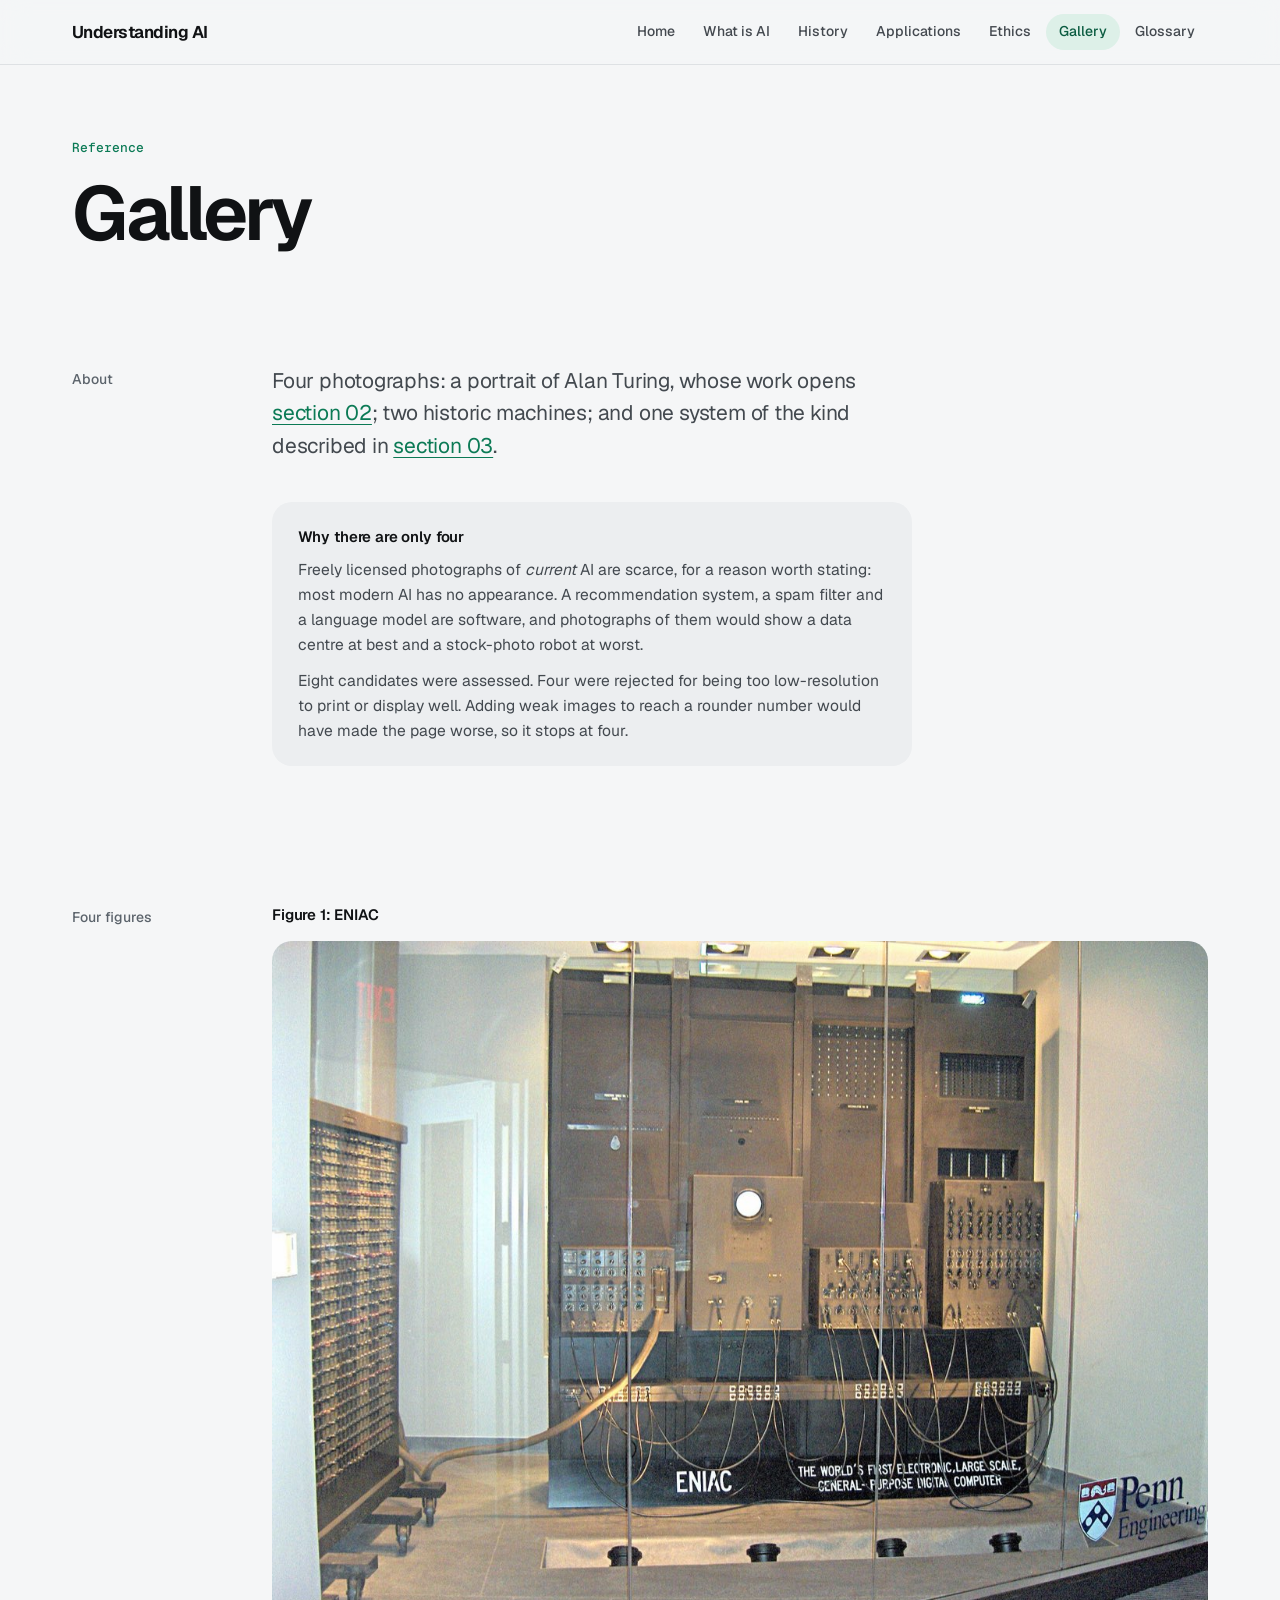
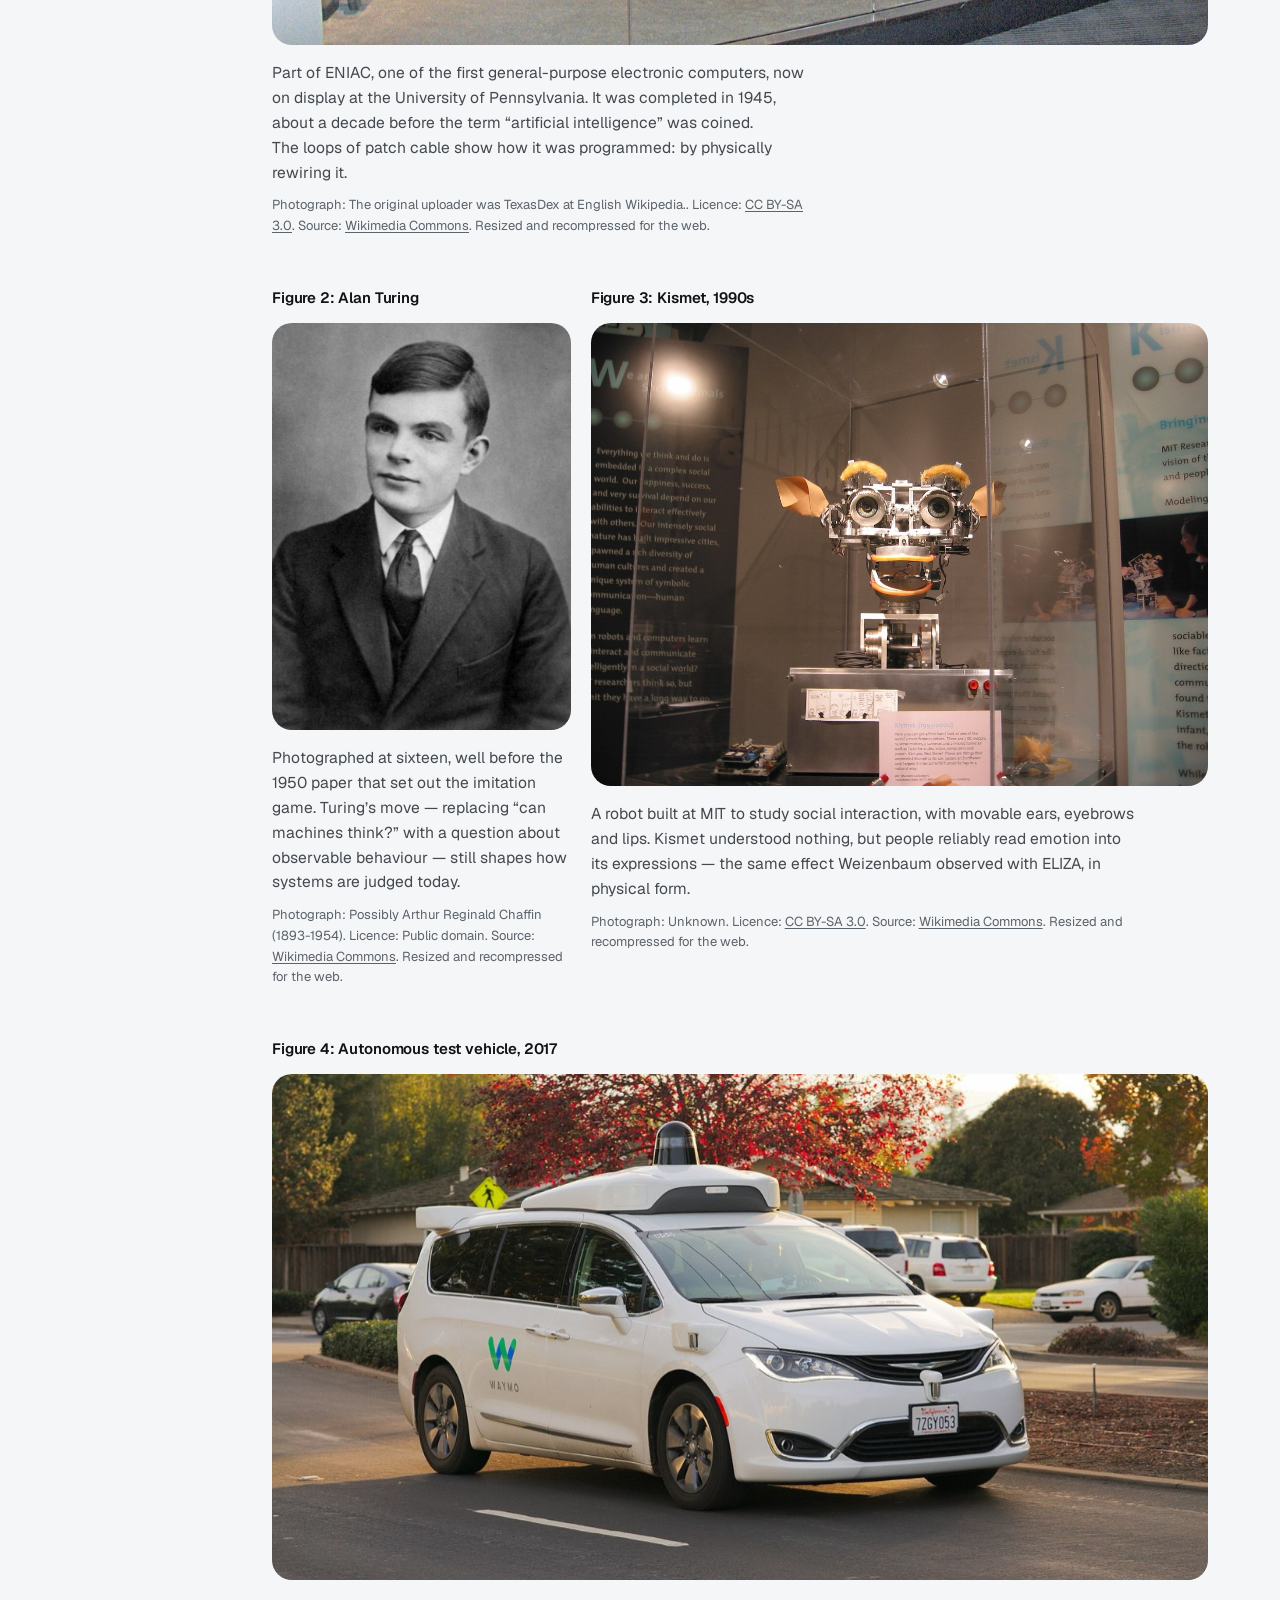
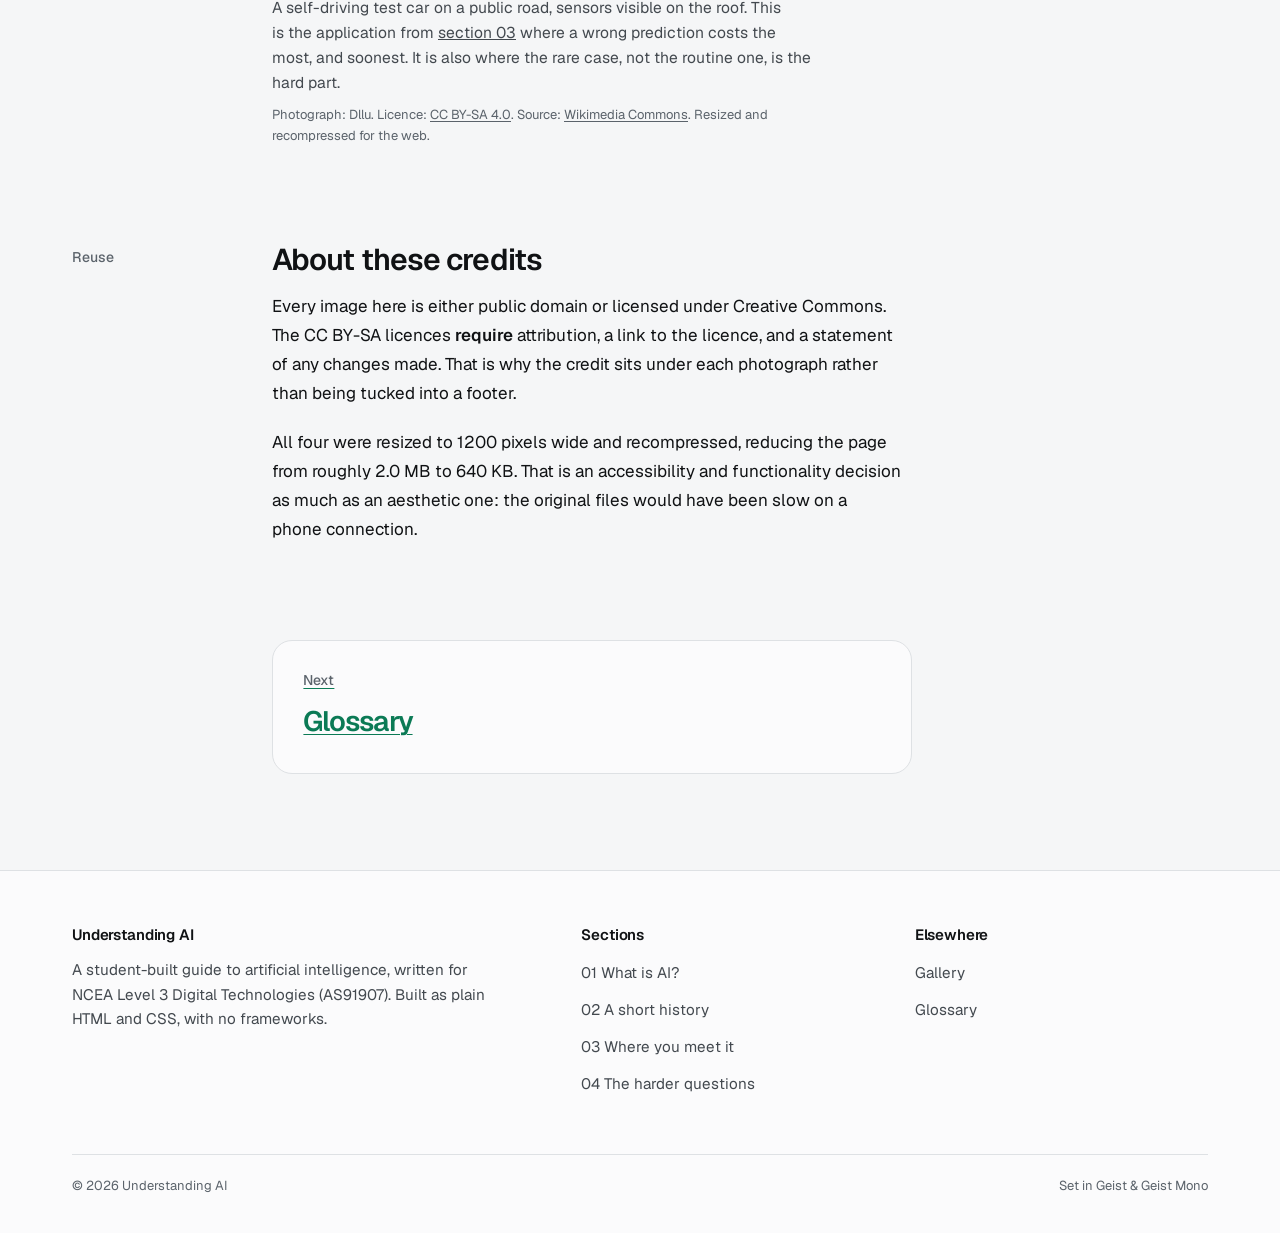
<file: gallery.html>
<!DOCTYPE html>
<html lang="en">
<head>
  <meta charset="UTF-8">
  <meta name="viewport" content="width=device-width, initial-scale=1.0">
  <title>Gallery | Understanding AI</title>
  <meta name="description" content="Photographs of machines from the history of artificial intelligence and of AI in use today, with captions and full image credits.">
  <link rel="stylesheet" href="css/style.css">
</head>
<body>

  <a class="skip-link" href="#main">Skip to content</a>

  <header class="masthead">
    <div class="wrap masthead__inner">
      <a class="wordmark" href="index.html">Understanding&nbsp;AI</a>
      <button class="nav__toggle" type="button" aria-expanded="false" aria-controls="nav-menu">Menu</button>
      <nav class="nav" aria-label="Main navigation">
        <ul class="nav__list" id="nav-menu">
          <li><a class="nav__link" href="index.html">Home</a></li>
          <li><a class="nav__link" href="what-is-ai.html">What is AI</a></li>
          <li><a class="nav__link" href="history.html">History</a></li>
          <li><a class="nav__link" href="applications.html">Applications</a></li>
          <li><a class="nav__link" href="ethics.html">Ethics</a></li>
          <li><a class="nav__link" href="gallery.html" aria-current="page">Gallery</a></li>
          <li><a class="nav__link" href="glossary.html">Glossary</a></li>
        </ul>
      </nav>
    </div>
  </header>
  <div class="masthead__rule" role="presentation"></div>

  <main id="main">

    <div class="wrap pagehead">
      <p class="pagehead__num">Reference</p>
      <h1 class="pagehead__title">Gallery</h1>
    </div>

    <section class="wrap section">
      <div class="spread">
        <p class="margin-note">About</p>
        <div class="prose">
          <p class="lead">
            Four photographs: a portrait of Alan Turing, whose work opens
            <a href="history.html">section 02</a>; two historic machines; and
            one system of the kind described in
            <a href="applications.html">section 03</a>.
          </p>
          <div class="sidenote">
            <span class="sidenote__label">Why there are only four</span>
            <p>
              Freely licensed photographs of <em>current</em> AI are scarce,
              for a reason worth stating: most modern AI has no appearance. A
              recommendation system, a spam filter and a language model are
              software, and photographs of them would show a data centre at
              best and a stock-photo robot at worst.
            </p>
            <p>
              Eight candidates were assessed. Four were rejected for being
              too low-resolution to print or display well. Adding weak images
              to reach a rounder number would have made the page worse, so it
              stops at four.
            </p>
          </div>
        </div>
      </div>
    </section>

    <section class="wrap section" style="padding-top:0">
      <div class="spread">
        <p class="margin-note">Four figures</p>
        <div class="gallery">
          <figure class="figure">
            <p class="figure__num">Figure 1: ENIAC</p>
            <div class="figure__frame">
              <img src="images/eniac.jpg" alt="Tall black ENIAC panels covered in dials and switches, connected by loops of patch cable, behind glass in a museum display." loading="lazy" decoding="async" width="1200">
            </div>
            <figcaption>
              <p class="figure__caption">Part of ENIAC, one of the first general-purpose electronic computers, now on display at the University of Pennsylvania. It was completed in 1945, about a decade before the term &ldquo;artificial intelligence&rdquo; was coined. The loops of patch cable show how it was programmed: by physically rewiring it.</p>
              <p class="figure__credit">Photograph: The original uploader was TexasDex at English Wikipedia.. Licence: <a href="http://creativecommons.org/licenses/by-sa/3.0/">CC BY-SA 3.0</a>. Source: <a href="https://commons.wikimedia.org/wiki/File:ENIAC_Penn1.jpg">Wikimedia Commons</a>. Resized and recompressed for the web.</p>
            </figcaption>
          </figure>
          <figure class="figure">
            <p class="figure__num">Figure 2: Alan Turing</p>
            <div class="figure__frame">
              <img src="images/turing.jpg" alt="Black and white portrait photograph of Alan Turing as a teenager, in a dark jacket and tie." loading="lazy" decoding="async" width="1200">
            </div>
            <figcaption>
              <p class="figure__caption">Photographed at sixteen, well before the 1950 paper that set out the imitation game. Turing&rsquo;s move &mdash; replacing &ldquo;can machines think?&rdquo; with a question about observable behaviour &mdash; still shapes how systems are judged today.</p>
              <p class="figure__credit">Photograph: Possibly Arthur Reginald Chaffin (1893-1954). Licence: Public domain. Source: <a href="https://commons.wikimedia.org/wiki/File:Alan_Turing_Aged_16.jpg">Wikimedia Commons</a>. Resized and recompressed for the web.</p>
            </figcaption>
          </figure>
          <figure class="figure">
            <p class="figure__num">Figure 3: Kismet, 1990s</p>
            <div class="figure__frame">
              <img src="images/kismet.jpg" alt="A robot head in a glass museum case, with large mechanical eyes, furry yellow eyebrows, paper ears and orange lips." loading="lazy" decoding="async" width="1200">
            </div>
            <figcaption>
              <p class="figure__caption">A robot built at MIT to study social interaction, with movable ears, eyebrows and lips. Kismet understood nothing, but people reliably read emotion into its expressions &mdash; the same effect Weizenbaum observed with ELIZA, in physical form.</p>
              <p class="figure__credit">Photograph: Unknown. Licence: <a href="http://creativecommons.org/licenses/by-sa/3.0/">CC BY-SA 3.0</a>. Source: <a href="https://commons.wikimedia.org/wiki/File:Kismet_robot_at_MIT_Museum.jpg">Wikimedia Commons</a>. Resized and recompressed for the web.</p>
            </figcaption>
          </figure>
          <figure class="figure">
            <p class="figure__num">Figure 4: Autonomous test vehicle, 2017</p>
            <div class="figure__frame">
              <img src="images/waymo.jpg" alt="A white Waymo-branded minivan on a suburban street, with a large sensor housing mounted on its roof." loading="lazy" decoding="async" width="1200">
            </div>
            <figcaption>
              <p class="figure__caption">A self-driving test car on a public road, sensors visible on the roof. This is the application from <a href="applications.html">section 03</a> where a wrong prediction costs the most, and soonest. It is also where the rare case, not the routine one, is the hard part.</p>
              <p class="figure__credit">Photograph: Dllu. Licence: <a href="https://creativecommons.org/licenses/by-sa/4.0">CC BY-SA 4.0</a>. Source: <a href="https://commons.wikimedia.org/wiki/File:Waymo_Chrysler_Pacifica_in_Los_Altos,_2017.jpg">Wikimedia Commons</a>. Resized and recompressed for the web.</p>
            </figcaption>
          </figure>
        </div>
      </div>
    </section>

    <section class="wrap section" style="padding-top:0">
      <div class="spread">
        <p class="margin-note">Reuse</p>
        <div class="prose">
          <h2>About these credits</h2>
          <p>
            Every image here is either public domain or licensed under
            Creative Commons. The CC BY-SA licences <strong>require</strong> attribution, a link to the licence, and a statement of any changes made. That is why the credit sits under each photograph rather than being tucked into a footer.
          </p>
          <p>
            All four were resized to 1200&nbsp;pixels wide and recompressed,
            reducing the page from roughly 2.0&nbsp;MB to 640&nbsp;KB. That is
            an accessibility and functionality decision as much as an
            aesthetic one: the original files would have been slow on a phone
            connection.
          </p>

          <a class="readnext" href="glossary.html">
            <span class="readnext__label">Next</span>
            <span class="readnext__title">Glossary</span>
          </a>
        </div>
      </div>
    </section>

  </main>

  <footer class="colophon">
    <div class="wrap">
      <div class="colophon__grid">
        <div class="colophon__about">
          <h2 class="colophon__heading">Understanding AI</h2>
          <p>
            A student-built guide to artificial intelligence, written for
            NCEA Level&nbsp;3 Digital Technologies (AS91907). Built as plain
            HTML and CSS, with no frameworks.
          </p>
        </div>
        <div>
          <h2 class="colophon__heading">Sections</h2>
          <ul class="colophon__list">
            <li><a href="what-is-ai.html">01 What is AI?</a></li>
            <li><a href="history.html">02 A short history</a></li>
            <li><a href="applications.html">03 Where you meet it</a></li>
            <li><a href="ethics.html">04 The harder questions</a></li>
          </ul>
        </div>
        <div>
          <h2 class="colophon__heading">Elsewhere</h2>
          <ul class="colophon__list">
            <li><a href="gallery.html">Gallery</a></li>
            <li><a href="glossary.html">Glossary</a></li>
          </ul>
        </div>
      </div>
      <div class="colophon__foot">
        <span>&copy; 2026 Understanding AI</span>
        <span>Set in Geist &amp; Geist Mono</span>
      </div>
    </div>
  </footer>

  <script src="js/nav.js"></script>
</body>
</html>
</file>
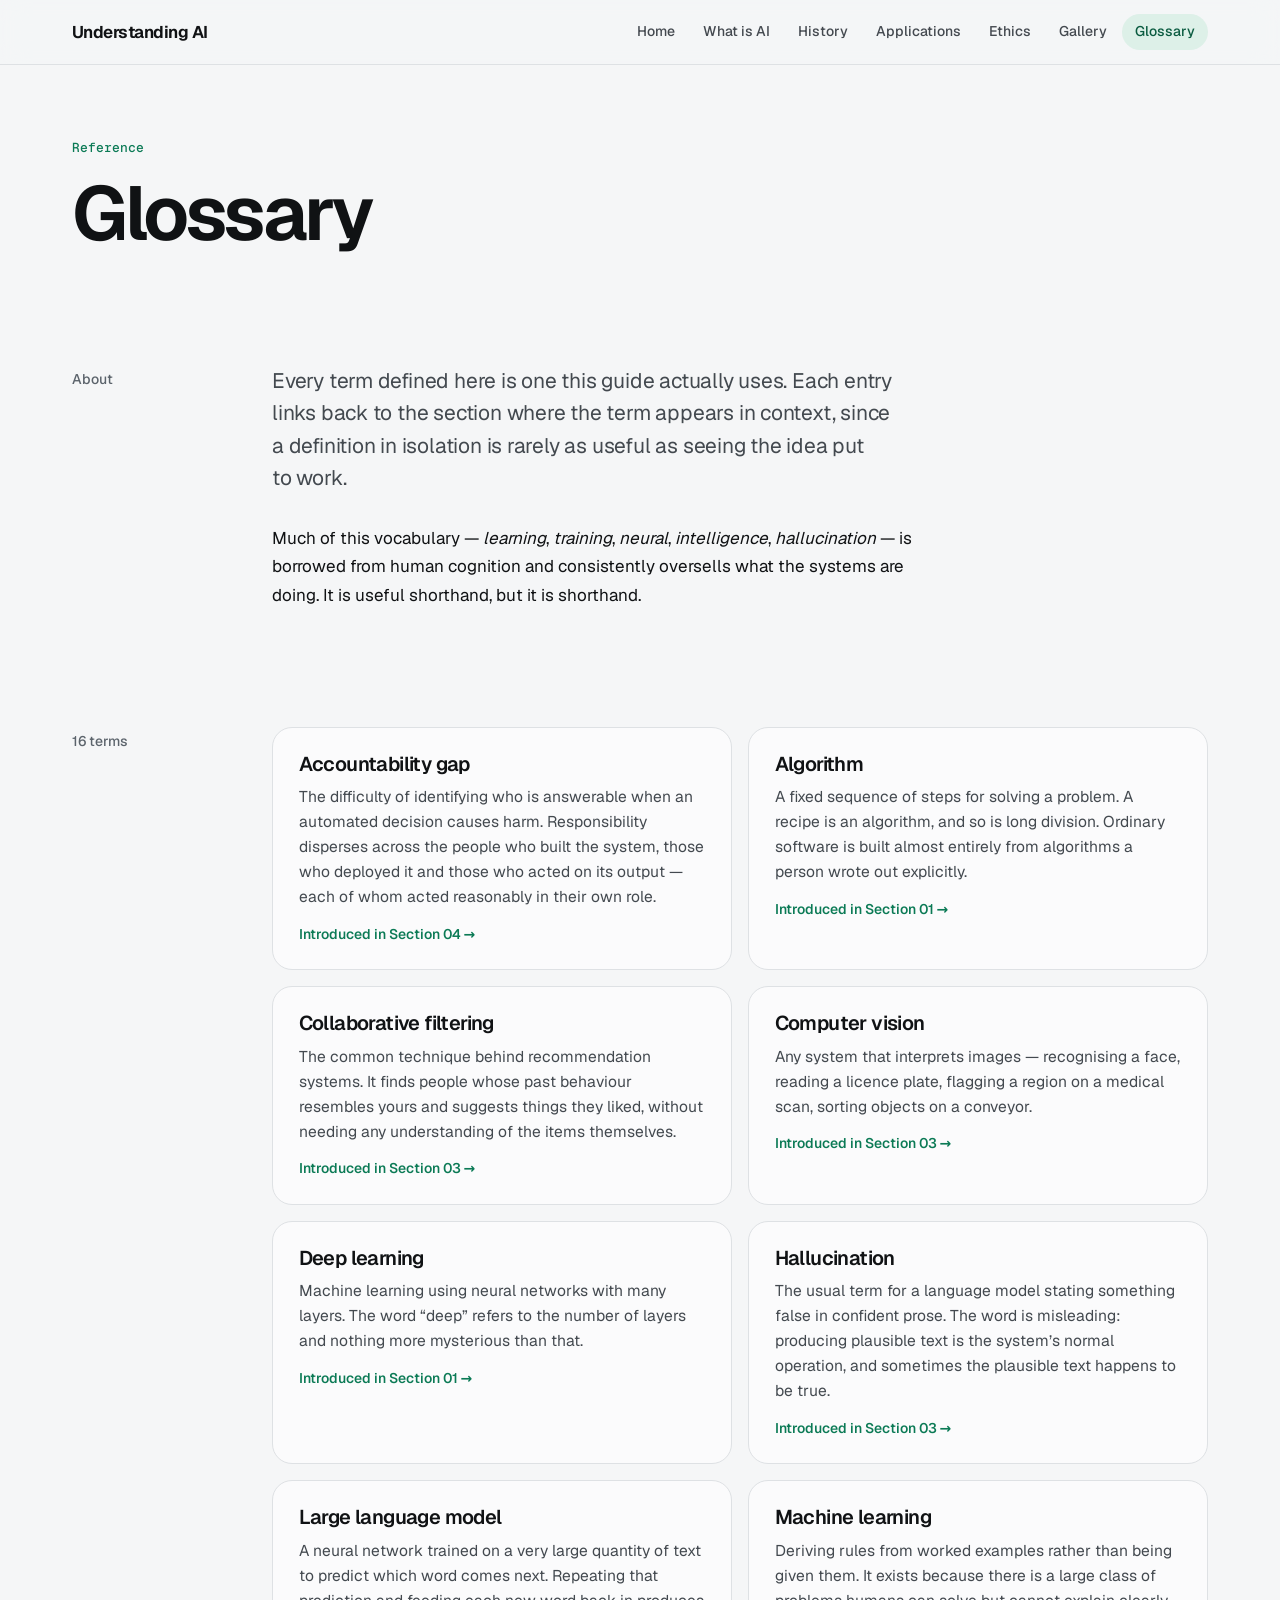
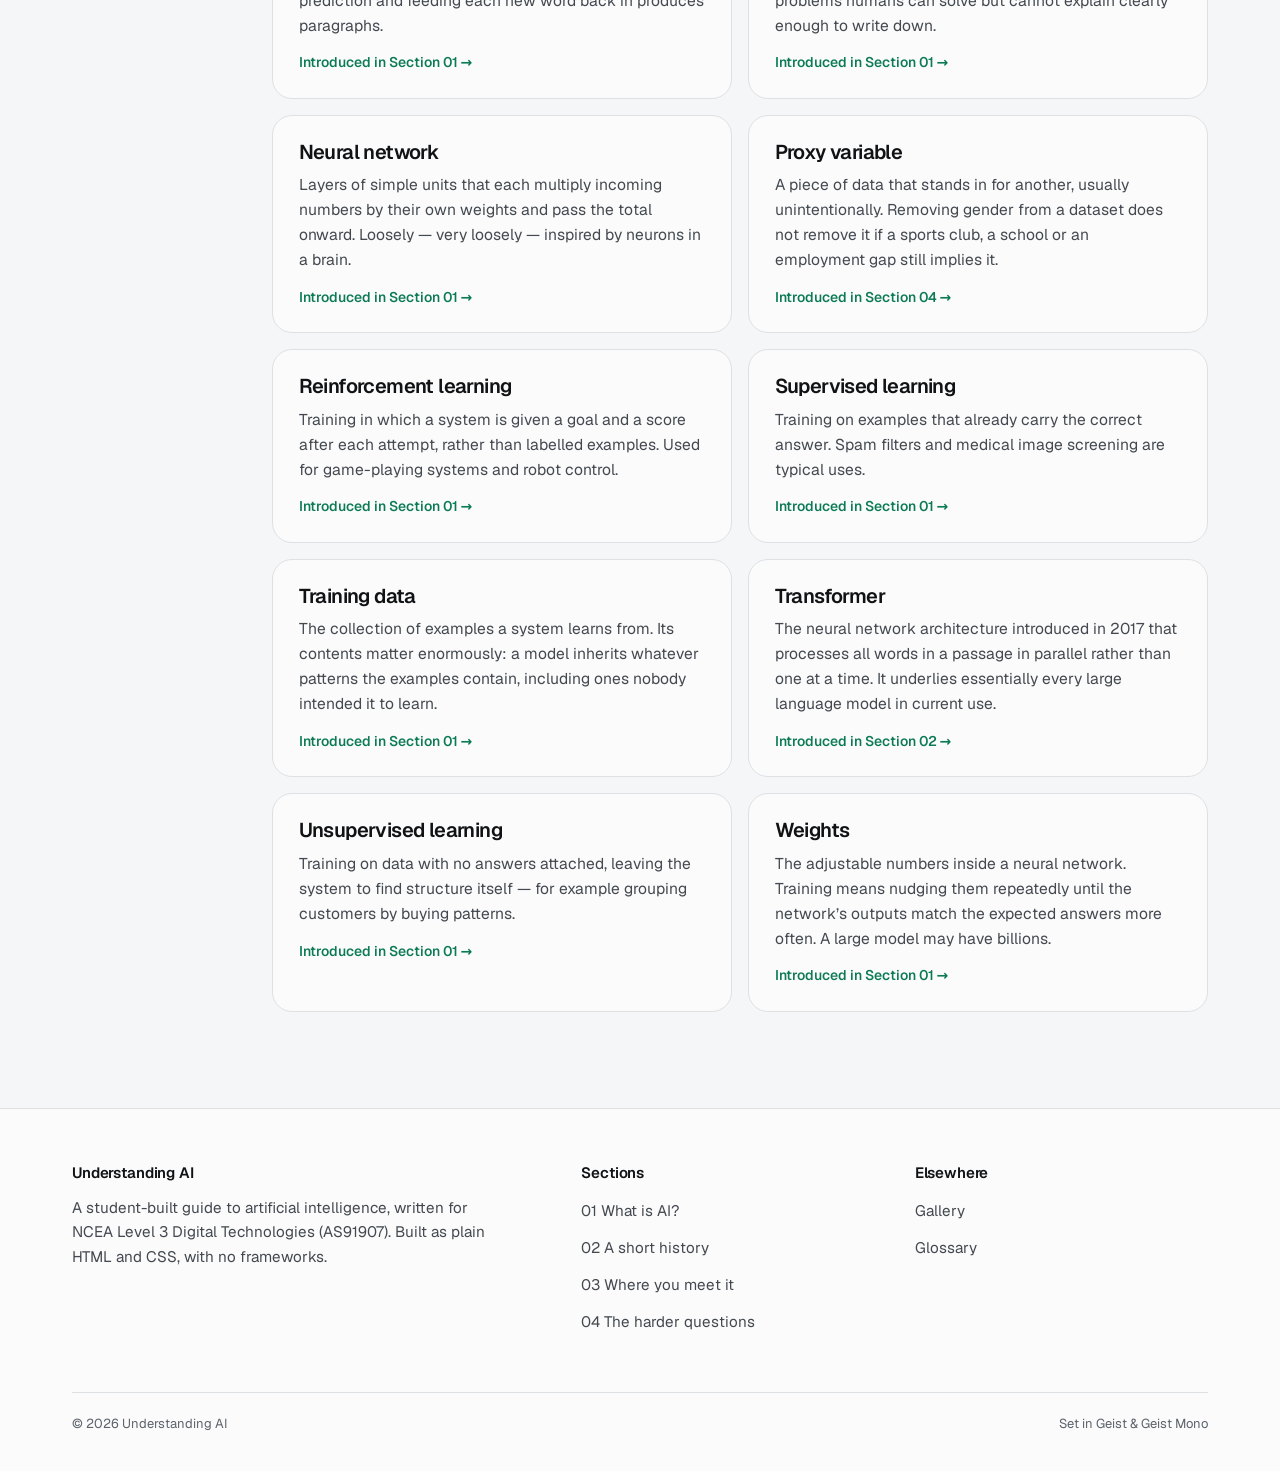
<file: glossary.html>
<!DOCTYPE html>
<html lang="en">
<head>
  <meta charset="UTF-8">
  <meta name="viewport" content="width=device-width, initial-scale=1.0">
  <title>Glossary | Understanding AI</title>
  <meta name="description" content="Definitions of key artificial intelligence terminology used across this guide: algorithm, machine learning, neural network, training data, weights and more.">
  <link rel="stylesheet" href="css/style.css">
</head>
<body>

  <a class="skip-link" href="#main">Skip to content</a>

  <header class="masthead">
    <div class="wrap masthead__inner">
      <a class="wordmark" href="index.html">Understanding&nbsp;AI</a>
      <button class="nav__toggle" type="button" aria-expanded="false" aria-controls="nav-menu">Menu</button>
      <nav class="nav" aria-label="Main navigation">
        <ul class="nav__list" id="nav-menu">
          <li><a class="nav__link" href="index.html">Home</a></li>
          <li><a class="nav__link" href="what-is-ai.html">What is AI</a></li>
          <li><a class="nav__link" href="history.html">History</a></li>
          <li><a class="nav__link" href="applications.html">Applications</a></li>
          <li><a class="nav__link" href="ethics.html">Ethics</a></li>
          <li><a class="nav__link" href="gallery.html">Gallery</a></li>
          <li><a class="nav__link" href="glossary.html" aria-current="page">Glossary</a></li>
        </ul>
      </nav>
    </div>
  </header>
  <div class="masthead__rule" role="presentation"></div>

  <main id="main">

    <div class="wrap pagehead">
      <p class="pagehead__num">Reference</p>
      <h1 class="pagehead__title">Glossary</h1>
    </div>

    <section class="wrap section">
      <div class="spread">
        <p class="margin-note">About</p>
        <div class="prose">
          <p class="lead">
            Every term defined here is one this guide actually uses. Each entry
            links back to the section where the term appears in context, since
            a definition in isolation is rarely as useful as seeing the idea
            put to work.
          </p>
          <p>
            Much of this vocabulary &mdash; <em>learning</em>,
            <em>training</em>, <em>neural</em>, <em>intelligence</em>,
            <em>hallucination</em> &mdash; is borrowed from human cognition and
            consistently oversells what the systems are doing. It is useful
            shorthand, but it is shorthand.
          </p>
        </div>
      </div>
    </section>

    <section class="wrap section" style="padding-top:0">
      <div class="spread">
        <p class="margin-note">16 terms</p>
        <dl class="glossary">
          <div class="glossary__entry">
            <dt id="accountability-gap">Accountability gap</dt>
            <dd>
              The difficulty of identifying who is answerable when an automated decision causes harm. Responsibility disperses across the people who built the system, those who deployed it and those who acted on its output &mdash; each of whom acted reasonably in their own role.
              <a class="glossary__source" href="ethics.html">Introduced in Section 04 &rarr;</a>
            </dd>
          </div>
          <div class="glossary__entry">
            <dt id="algorithm">Algorithm</dt>
            <dd>
              A fixed sequence of steps for solving a problem. A recipe is an algorithm, and so is long division. Ordinary software is built almost entirely from algorithms a person wrote out explicitly.
              <a class="glossary__source" href="what-is-ai.html">Introduced in Section 01 &rarr;</a>
            </dd>
          </div>
          <div class="glossary__entry">
            <dt id="collaborative-filtering">Collaborative filtering</dt>
            <dd>
              The common technique behind recommendation systems. It finds people whose past behaviour resembles yours and suggests things they liked, without needing any understanding of the items themselves.
              <a class="glossary__source" href="applications.html">Introduced in Section 03 &rarr;</a>
            </dd>
          </div>
          <div class="glossary__entry">
            <dt id="computer-vision">Computer vision</dt>
            <dd>
              Any system that interprets images &mdash; recognising a face, reading a licence plate, flagging a region on a medical scan, sorting objects on a conveyor.
              <a class="glossary__source" href="applications.html">Introduced in Section 03 &rarr;</a>
            </dd>
          </div>
          <div class="glossary__entry">
            <dt id="deep-learning">Deep learning</dt>
            <dd>
              Machine learning using neural networks with many layers. The word &ldquo;deep&rdquo; refers to the number of layers and nothing more mysterious than that.
              <a class="glossary__source" href="what-is-ai.html">Introduced in Section 01 &rarr;</a>
            </dd>
          </div>
          <div class="glossary__entry">
            <dt id="hallucination">Hallucination</dt>
            <dd>
              The usual term for a language model stating something false in confident prose. The word is misleading: producing plausible text is the system&rsquo;s normal operation, and sometimes the plausible text happens to be true.
              <a class="glossary__source" href="applications.html">Introduced in Section 03 &rarr;</a>
            </dd>
          </div>
          <div class="glossary__entry">
            <dt id="large-language-model">Large language model</dt>
            <dd>
              A neural network trained on a very large quantity of text to predict which word comes next. Repeating that prediction and feeding each new word back in produces paragraphs.
              <a class="glossary__source" href="what-is-ai.html">Introduced in Section 01 &rarr;</a>
            </dd>
          </div>
          <div class="glossary__entry">
            <dt id="machine-learning">Machine learning</dt>
            <dd>
              Deriving rules from worked examples rather than being given them. It exists because there is a large class of problems humans can solve but cannot explain clearly enough to write down.
              <a class="glossary__source" href="what-is-ai.html">Introduced in Section 01 &rarr;</a>
            </dd>
          </div>
          <div class="glossary__entry">
            <dt id="neural-network">Neural network</dt>
            <dd>
              Layers of simple units that each multiply incoming numbers by their own weights and pass the total onward. Loosely &mdash; very loosely &mdash; inspired by neurons in a brain.
              <a class="glossary__source" href="what-is-ai.html">Introduced in Section 01 &rarr;</a>
            </dd>
          </div>
          <div class="glossary__entry">
            <dt id="proxy-variable">Proxy variable</dt>
            <dd>
              A piece of data that stands in for another, usually unintentionally. Removing gender from a dataset does not remove it if a sports club, a school or an employment gap still implies it.
              <a class="glossary__source" href="ethics.html">Introduced in Section 04 &rarr;</a>
            </dd>
          </div>
          <div class="glossary__entry">
            <dt id="reinforcement-learning">Reinforcement learning</dt>
            <dd>
              Training in which a system is given a goal and a score after each attempt, rather than labelled examples. Used for game-playing systems and robot control.
              <a class="glossary__source" href="what-is-ai.html">Introduced in Section 01 &rarr;</a>
            </dd>
          </div>
          <div class="glossary__entry">
            <dt id="supervised-learning">Supervised learning</dt>
            <dd>
              Training on examples that already carry the correct answer. Spam filters and medical image screening are typical uses.
              <a class="glossary__source" href="what-is-ai.html">Introduced in Section 01 &rarr;</a>
            </dd>
          </div>
          <div class="glossary__entry">
            <dt id="training-data">Training data</dt>
            <dd>
              The collection of examples a system learns from. Its contents matter enormously: a model inherits whatever patterns the examples contain, including ones nobody intended it to learn.
              <a class="glossary__source" href="what-is-ai.html">Introduced in Section 01 &rarr;</a>
            </dd>
          </div>
          <div class="glossary__entry">
            <dt id="transformer">Transformer</dt>
            <dd>
              The neural network architecture introduced in 2017 that processes all words in a passage in parallel rather than one at a time. It underlies essentially every large language model in current use.
              <a class="glossary__source" href="history.html">Introduced in Section 02 &rarr;</a>
            </dd>
          </div>
          <div class="glossary__entry">
            <dt id="unsupervised-learning">Unsupervised learning</dt>
            <dd>
              Training on data with no answers attached, leaving the system to find structure itself &mdash; for example grouping customers by buying patterns.
              <a class="glossary__source" href="what-is-ai.html">Introduced in Section 01 &rarr;</a>
            </dd>
          </div>
          <div class="glossary__entry">
            <dt id="weights">Weights</dt>
            <dd>
              The adjustable numbers inside a neural network. Training means nudging them repeatedly until the network&rsquo;s outputs match the expected answers more often. A large model may have billions.
              <a class="glossary__source" href="what-is-ai.html">Introduced in Section 01 &rarr;</a>
            </dd>
          </div>
        </dl>
      </div>
    </section>

  </main>

  <footer class="colophon">
    <div class="wrap">
      <div class="colophon__grid">
        <div class="colophon__about">
          <h2 class="colophon__heading">Understanding AI</h2>
          <p>
            A student-built guide to artificial intelligence, written for
            NCEA Level&nbsp;3 Digital Technologies (AS91907). Built as plain
            HTML and CSS, with no frameworks.
          </p>
        </div>
        <div>
          <h2 class="colophon__heading">Sections</h2>
          <ul class="colophon__list">
            <li><a href="what-is-ai.html">01 What is AI?</a></li>
            <li><a href="history.html">02 A short history</a></li>
            <li><a href="applications.html">03 Where you meet it</a></li>
            <li><a href="ethics.html">04 The harder questions</a></li>
          </ul>
        </div>
        <div>
          <h2 class="colophon__heading">Elsewhere</h2>
          <ul class="colophon__list">
            <li><a href="gallery.html">Gallery</a></li>
            <li><a href="glossary.html">Glossary</a></li>
          </ul>
        </div>
      </div>
      <div class="colophon__foot">
        <span>&copy; 2026 Understanding AI</span>
        <span>Set in Geist &amp; Geist Mono</span>
      </div>
    </div>
  </footer>

  <script src="js/nav.js"></script>
</body>
</html>
</file>
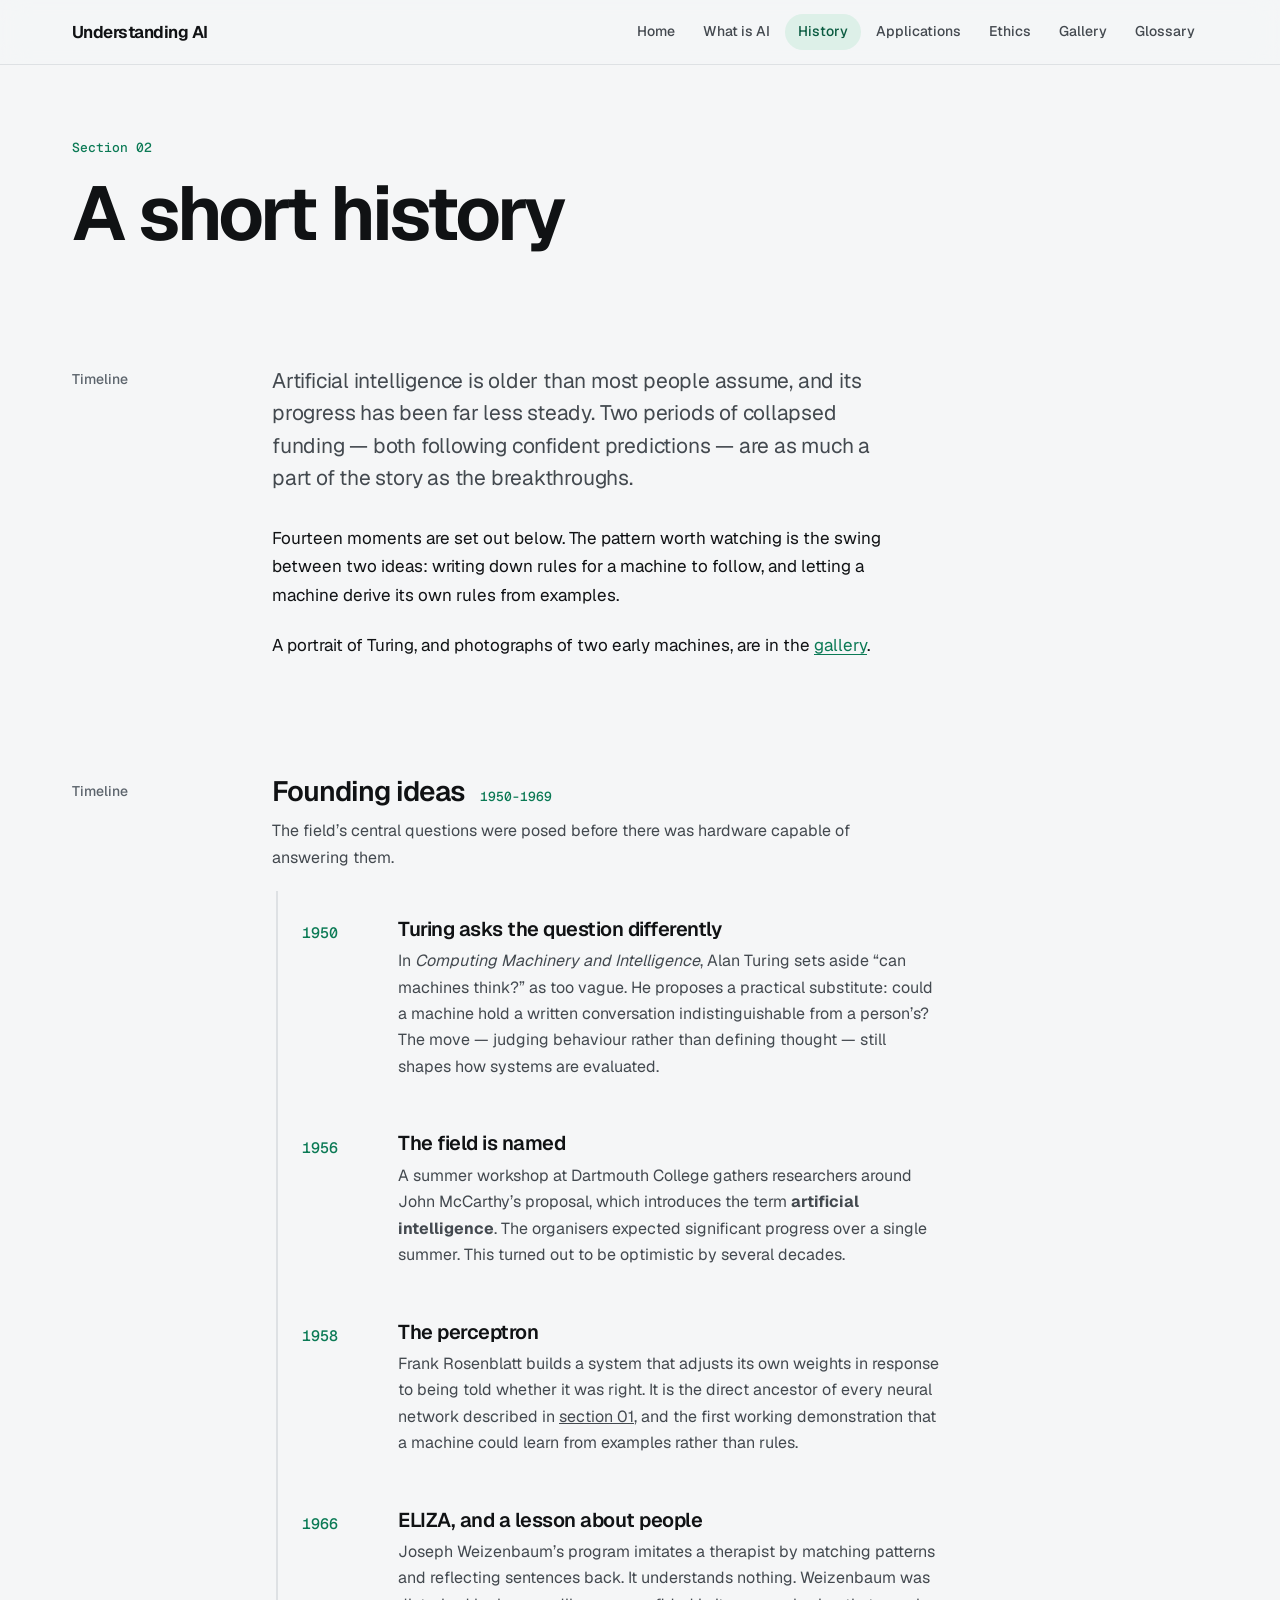
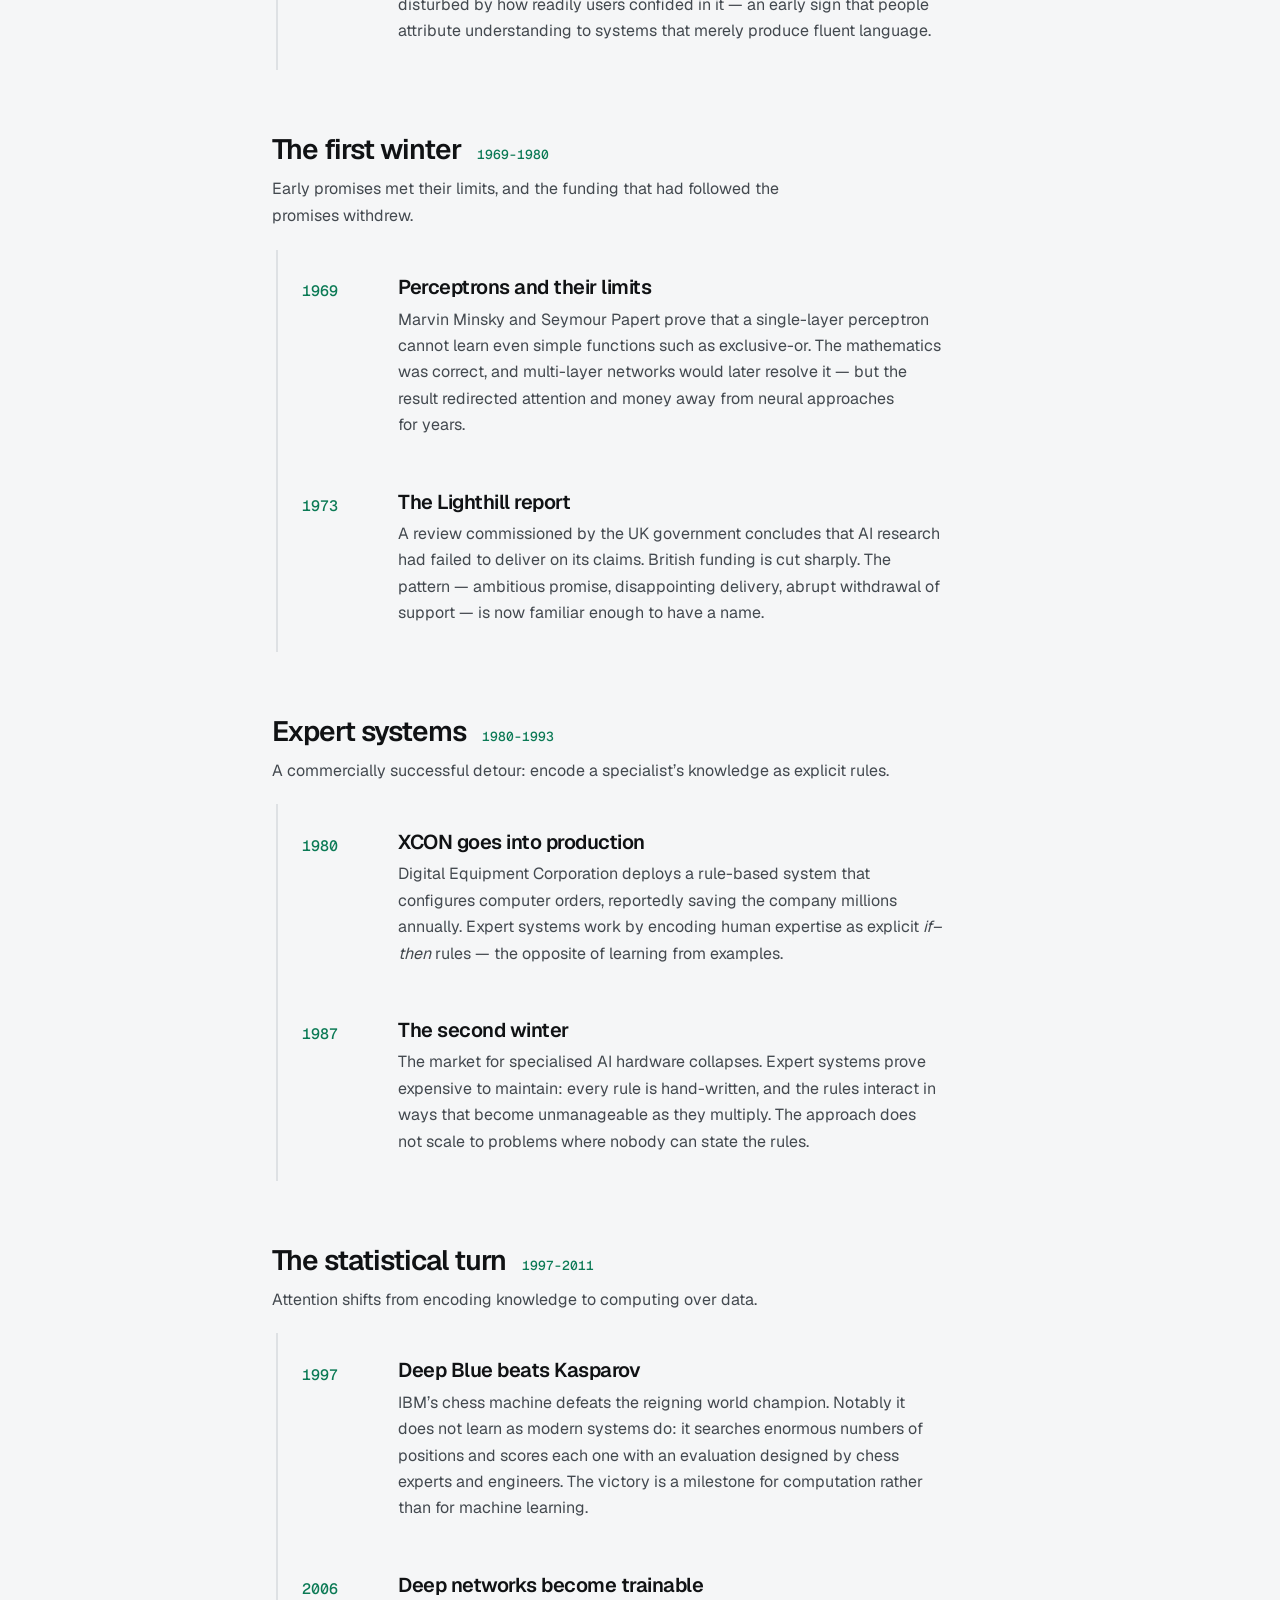
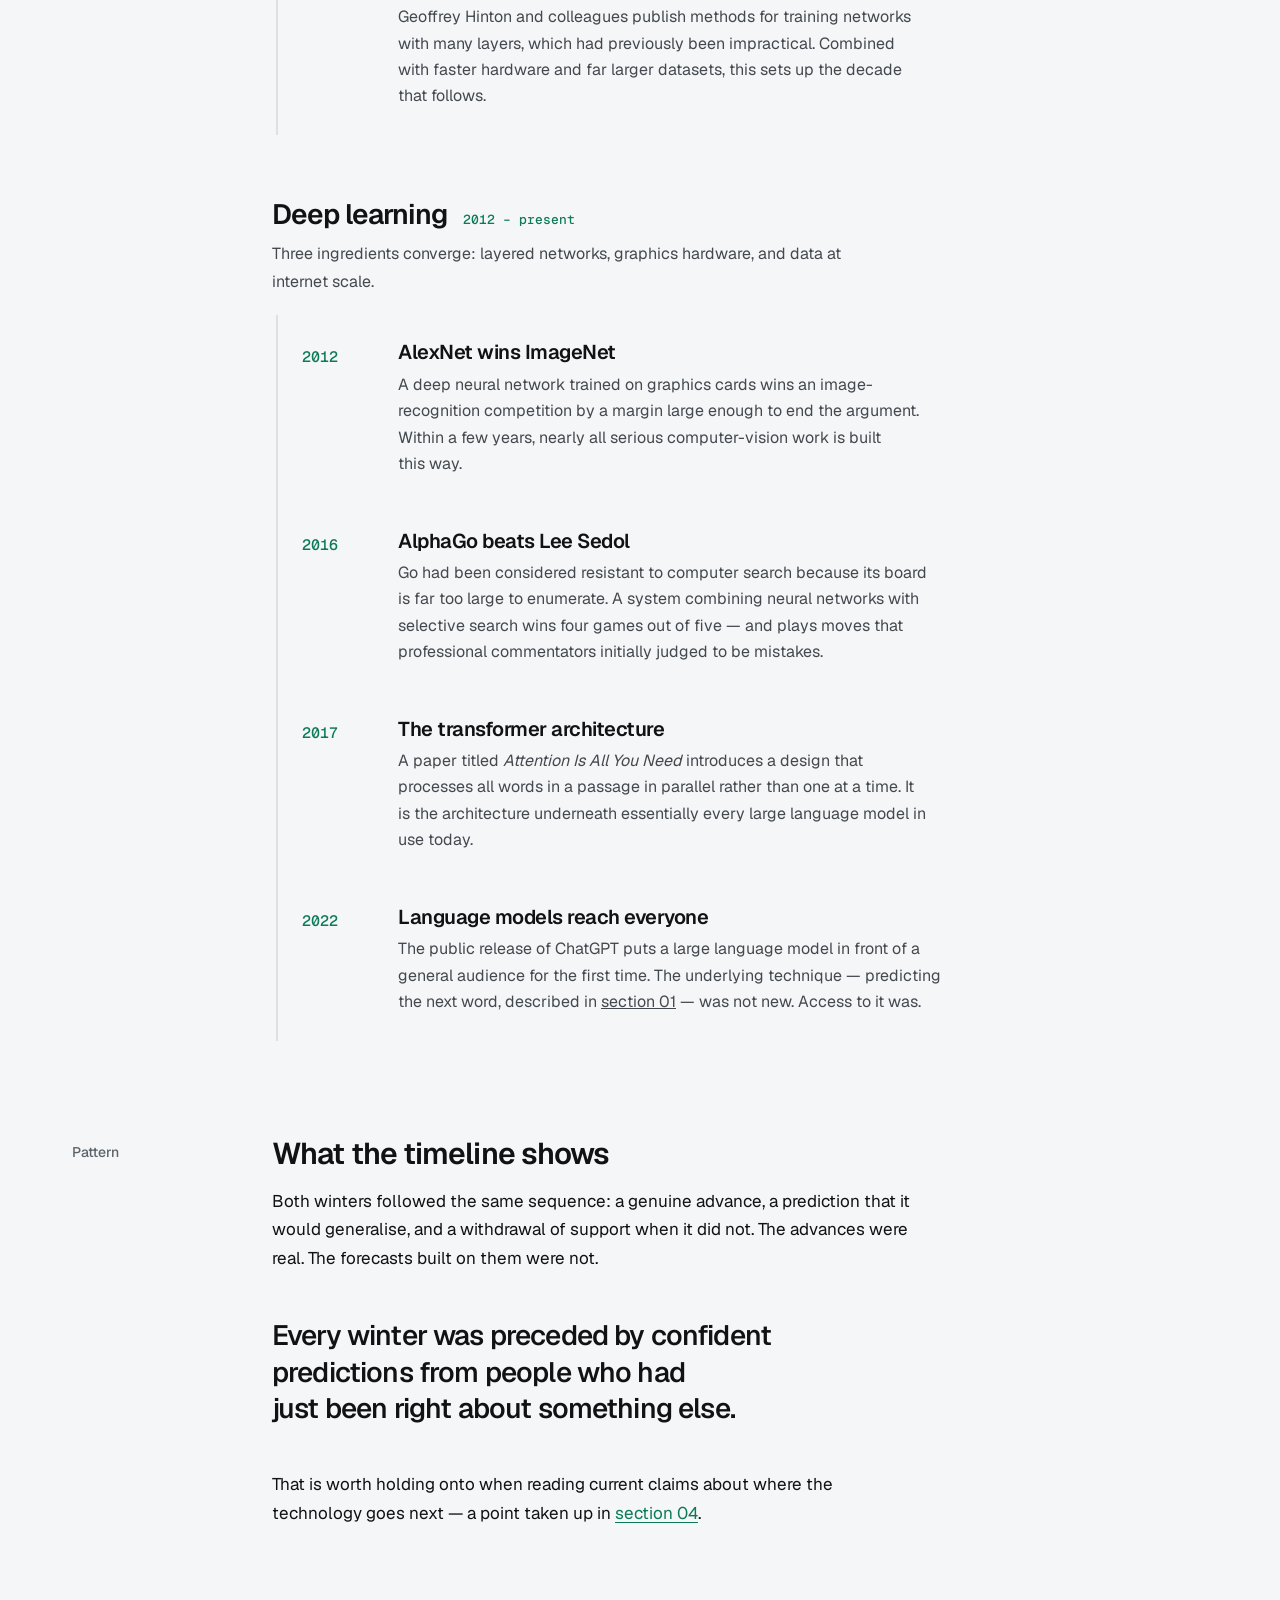
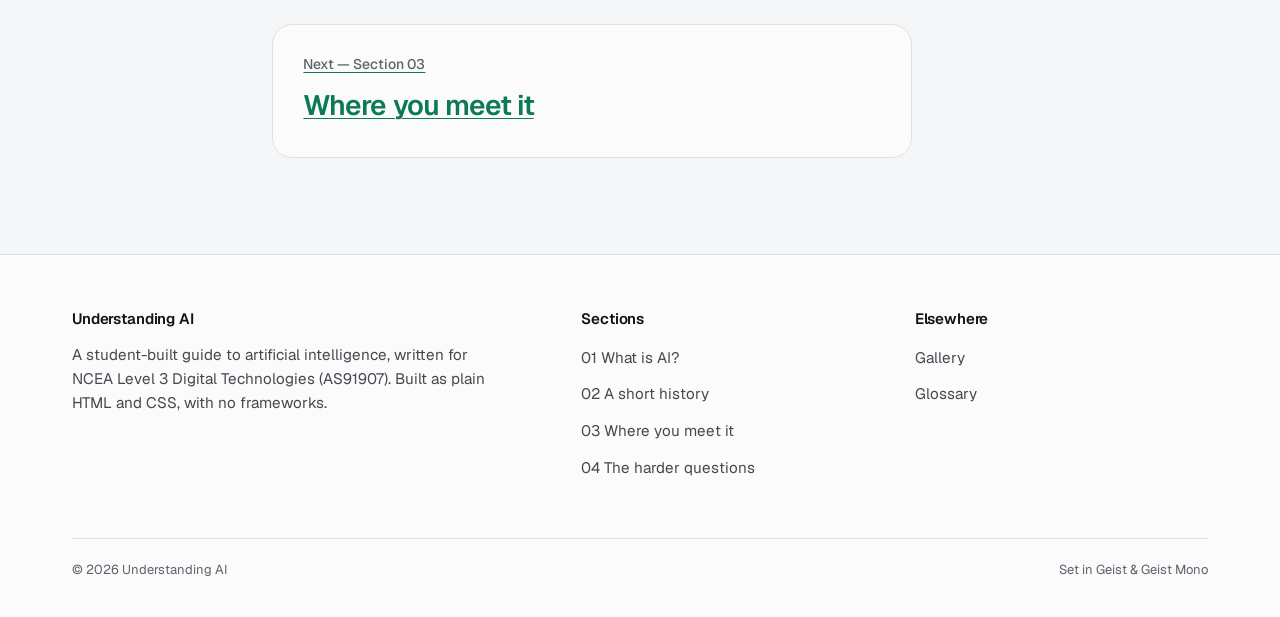
<file: history.html>
<!DOCTYPE html>
<html lang="en">
<head>
  <meta charset="UTF-8">
  <meta name="viewport" content="width=device-width, initial-scale=1.0">
  <title>A short history | Understanding AI</title>
  <meta name="description" content="A timeline of artificial intelligence from Turing's 1950 question, through two AI winters, to the deep learning era and large language models.">
  <link rel="stylesheet" href="css/style.css">
</head>
<body>

  <a class="skip-link" href="#main">Skip to content</a>

  <header class="masthead">
    <div class="wrap masthead__inner">
      <a class="wordmark" href="index.html">Understanding&nbsp;AI</a>
      <button class="nav__toggle" type="button" aria-expanded="false" aria-controls="nav-menu">Menu</button>
      <nav class="nav" aria-label="Main navigation">
        <ul class="nav__list" id="nav-menu">
          <li><a class="nav__link" href="index.html">Home</a></li>
          <li><a class="nav__link" href="what-is-ai.html">What is AI</a></li>
          <li><a class="nav__link" href="history.html" aria-current="page">History</a></li>
          <li><a class="nav__link" href="applications.html">Applications</a></li>
          <li><a class="nav__link" href="ethics.html">Ethics</a></li>
          <li><a class="nav__link" href="gallery.html">Gallery</a></li>
          <li><a class="nav__link" href="glossary.html">Glossary</a></li>
        </ul>
      </nav>
    </div>
  </header>
  <div class="masthead__rule" role="presentation"></div>

  <main id="main">

    <div class="wrap pagehead">
      <p class="pagehead__num">Section 02</p>
      <h1 class="pagehead__title">A short history</h1>
    </div>

    <section class="wrap section">
      <div class="spread">
        <p class="margin-note">Timeline</p>
        <div class="prose">
          <p class="lead">
            Artificial intelligence is older than most people assume, and its
            progress has been far less steady. Two periods of collapsed funding
            &mdash; both following confident predictions &mdash; are as much a
            part of the story as the breakthroughs.
          </p>
          <p>
            Fourteen moments are set out below. The pattern worth watching is
            the swing between two ideas: writing down rules for a machine to
            follow, and letting a machine derive its own rules from examples.
          </p>
          <p>
            A portrait of Turing, and photographs of two early machines,
            are in the <a href="gallery.html">gallery</a>.
          </p>
        </div>
      </div>
    </section>

    <section class="wrap section" style="padding-top:0">
      <div class="spread">
        <p class="margin-note">Timeline</p>
        <div>
        <div class="era">
          <h2 class="era__label">Founding ideas<span class="era__span">1950-1969</span></h2>
          <p class="era__note">The field&rsquo;s central questions were posed before there was hardware capable of answering them.</p>
        </div>
          <div class="event">
            <div class="event__year">1950</div>
            <div>
              <h3 class="event__title">Turing asks the question differently</h3>
              <p class="event__body">In <em>Computing Machinery and Intelligence</em>, Alan Turing sets aside &ldquo;can machines think?&rdquo; as too vague. He proposes a practical substitute: could a machine hold a written conversation indistinguishable from a person&rsquo;s? The move &mdash; judging behaviour rather than defining thought &mdash; still shapes how systems are evaluated.</p>
            </div>
          </div>
          <div class="event">
            <div class="event__year">1956</div>
            <div>
              <h3 class="event__title">The field is named</h3>
              <p class="event__body">A summer workshop at Dartmouth College gathers researchers around John McCarthy&rsquo;s proposal, which introduces the term <strong>artificial intelligence</strong>. The organisers expected significant progress over a single summer. This turned out to be optimistic by several decades.</p>
            </div>
          </div>
          <div class="event">
            <div class="event__year">1958</div>
            <div>
              <h3 class="event__title">The perceptron</h3>
              <p class="event__body">Frank Rosenblatt builds a system that adjusts its own weights in response to being told whether it was right. It is the direct ancestor of every neural network described in <a href="what-is-ai.html">section 01</a>, and the first working demonstration that a machine could learn from examples rather than rules.</p>
            </div>
          </div>
          <div class="event">
            <div class="event__year">1966</div>
            <div>
              <h3 class="event__title">ELIZA, and a lesson about people</h3>
              <p class="event__body">Joseph Weizenbaum&rsquo;s program imitates a therapist by matching patterns and reflecting sentences back. It understands nothing. Weizenbaum was disturbed by how readily users confided in it &mdash; an early sign that people attribute understanding to systems that merely produce fluent language.</p>
            </div>
          </div>
        <div class="era">
          <h2 class="era__label">The first winter<span class="era__span">1969-1980</span></h2>
          <p class="era__note">Early promises met their limits, and the funding that had followed the promises withdrew.</p>
        </div>
          <div class="event">
            <div class="event__year">1969</div>
            <div>
              <h3 class="event__title">Perceptrons and their limits</h3>
              <p class="event__body">Marvin Minsky and Seymour Papert prove that a single-layer perceptron cannot learn even simple functions such as exclusive-or. The mathematics was correct, and multi-layer networks would later resolve it &mdash; but the result redirected attention and money away from neural approaches for years.</p>
            </div>
          </div>
          <div class="event">
            <div class="event__year">1973</div>
            <div>
              <h3 class="event__title">The Lighthill report</h3>
              <p class="event__body">A review commissioned by the UK government concludes that AI research had failed to deliver on its claims. British funding is cut sharply. The pattern &mdash; ambitious promise, disappointing delivery, abrupt withdrawal of support &mdash; is now familiar enough to have a name.</p>
            </div>
          </div>
        <div class="era">
          <h2 class="era__label">Expert systems<span class="era__span">1980-1993</span></h2>
          <p class="era__note">A commercially successful detour: encode a specialist&rsquo;s knowledge as explicit rules.</p>
        </div>
          <div class="event">
            <div class="event__year">1980</div>
            <div>
              <h3 class="event__title">XCON goes into production</h3>
              <p class="event__body">Digital Equipment Corporation deploys a rule-based system that configures computer orders, reportedly saving the company millions annually. Expert systems work by encoding human expertise as explicit <em>if&ndash;then</em> rules &mdash; the opposite of learning from examples.</p>
            </div>
          </div>
          <div class="event">
            <div class="event__year">1987</div>
            <div>
              <h3 class="event__title">The second winter</h3>
              <p class="event__body">The market for specialised AI hardware collapses. Expert systems prove expensive to maintain: every rule is hand-written, and the rules interact in ways that become unmanageable as they multiply. The approach does not scale to problems where nobody can state the rules.</p>
            </div>
          </div>
        <div class="era">
          <h2 class="era__label">The statistical turn<span class="era__span">1997-2011</span></h2>
          <p class="era__note">Attention shifts from encoding knowledge to computing over data.</p>
        </div>
          <div class="event">
            <div class="event__year">1997</div>
            <div>
              <h3 class="event__title">Deep Blue beats Kasparov</h3>
              <p class="event__body">IBM&rsquo;s chess machine defeats the reigning world champion. Notably it does not learn as modern systems do: it searches enormous numbers of positions and scores each one with an evaluation designed by chess experts and engineers. The victory is a milestone for computation rather than for machine learning.</p>
            </div>
          </div>
          <div class="event">
            <div class="event__year">2006</div>
            <div>
              <h3 class="event__title">Deep networks become trainable</h3>
              <p class="event__body">Geoffrey Hinton and colleagues publish methods for training networks with many layers, which had previously been impractical. Combined with faster hardware and far larger datasets, this sets up the decade that follows.</p>
            </div>
          </div>
        <div class="era">
          <h2 class="era__label">Deep learning<span class="era__span">2012 &ndash; present</span></h2>
          <p class="era__note">Three ingredients converge: layered networks, graphics hardware, and data at internet scale.</p>
        </div>
          <div class="event">
            <div class="event__year">2012</div>
            <div>
              <h3 class="event__title">AlexNet wins ImageNet</h3>
              <p class="event__body">A deep neural network trained on graphics cards wins an image-recognition competition by a margin large enough to end the argument. Within a few years, nearly all serious computer-vision work is built this way.</p>
            </div>
          </div>
          <div class="event">
            <div class="event__year">2016</div>
            <div>
              <h3 class="event__title">AlphaGo beats Lee Sedol</h3>
              <p class="event__body">Go had been considered resistant to computer search because its board is far too large to enumerate. A system combining neural networks with selective search wins four games out of five &mdash; and plays moves that professional commentators initially judged to be mistakes.</p>
            </div>
          </div>
          <div class="event">
            <div class="event__year">2017</div>
            <div>
              <h3 class="event__title">The transformer architecture</h3>
              <p class="event__body">A paper titled <em>Attention Is All You Need</em> introduces a design that processes all words in a passage in parallel rather than one at a time. It is the architecture underneath essentially every large language model in use today.</p>
            </div>
          </div>
          <div class="event">
            <div class="event__year">2022</div>
            <div>
              <h3 class="event__title">Language models reach everyone</h3>
              <p class="event__body">The public release of ChatGPT puts a large language model in front of a general audience for the first time. The underlying technique &mdash; predicting the next word, described in <a href="what-is-ai.html">section 01</a> &mdash; was not new. Access to it was.</p>
            </div>
          </div>
        </div>
      </div>
    </section>

    <section class="wrap section" style="padding-top:0">
      <div class="spread">
        <p class="margin-note">Pattern</p>
        <div class="prose">
          <h2>What the timeline shows</h2>
          <p>
            Both winters followed the same sequence: a genuine advance, a
            prediction that it would generalise, and a withdrawal of support
            when it did not. The advances were real. The forecasts built on
            them were not.
          </p>
          <p class="pullquote">
            Every winter was preceded by confident predictions from people who
            had just been right about something else.
          </p>
          <p>
            That is worth holding onto when reading current claims about where
            the technology goes next &mdash; a point taken up in
            <a href="ethics.html">section 04</a>.
          </p>

          <a class="readnext" href="applications.html">
            <span class="readnext__label">Next &mdash; Section 03</span>
            <span class="readnext__title">Where you meet it</span>
          </a>
        </div>
      </div>
    </section>

  </main>

  <footer class="colophon">
    <div class="wrap">
      <div class="colophon__grid">
        <div class="colophon__about">
          <h2 class="colophon__heading">Understanding AI</h2>
          <p>
            A student-built guide to artificial intelligence, written for
            NCEA Level&nbsp;3 Digital Technologies (AS91907). Built as plain
            HTML and CSS, with no frameworks.
          </p>
        </div>
        <div>
          <h2 class="colophon__heading">Sections</h2>
          <ul class="colophon__list">
            <li><a href="what-is-ai.html">01 What is AI?</a></li>
            <li><a href="history.html">02 A short history</a></li>
            <li><a href="applications.html">03 Where you meet it</a></li>
            <li><a href="ethics.html">04 The harder questions</a></li>
          </ul>
        </div>
        <div>
          <h2 class="colophon__heading">Elsewhere</h2>
          <ul class="colophon__list">
            <li><a href="gallery.html">Gallery</a></li>
            <li><a href="glossary.html">Glossary</a></li>
          </ul>
        </div>
      </div>
      <div class="colophon__foot">
        <span>&copy; 2026 Understanding AI</span>
        <span>Set in Geist &amp; Geist Mono</span>
      </div>
    </div>
  </footer>

  <script src="js/nav.js"></script>
</body>
</html>
</file>
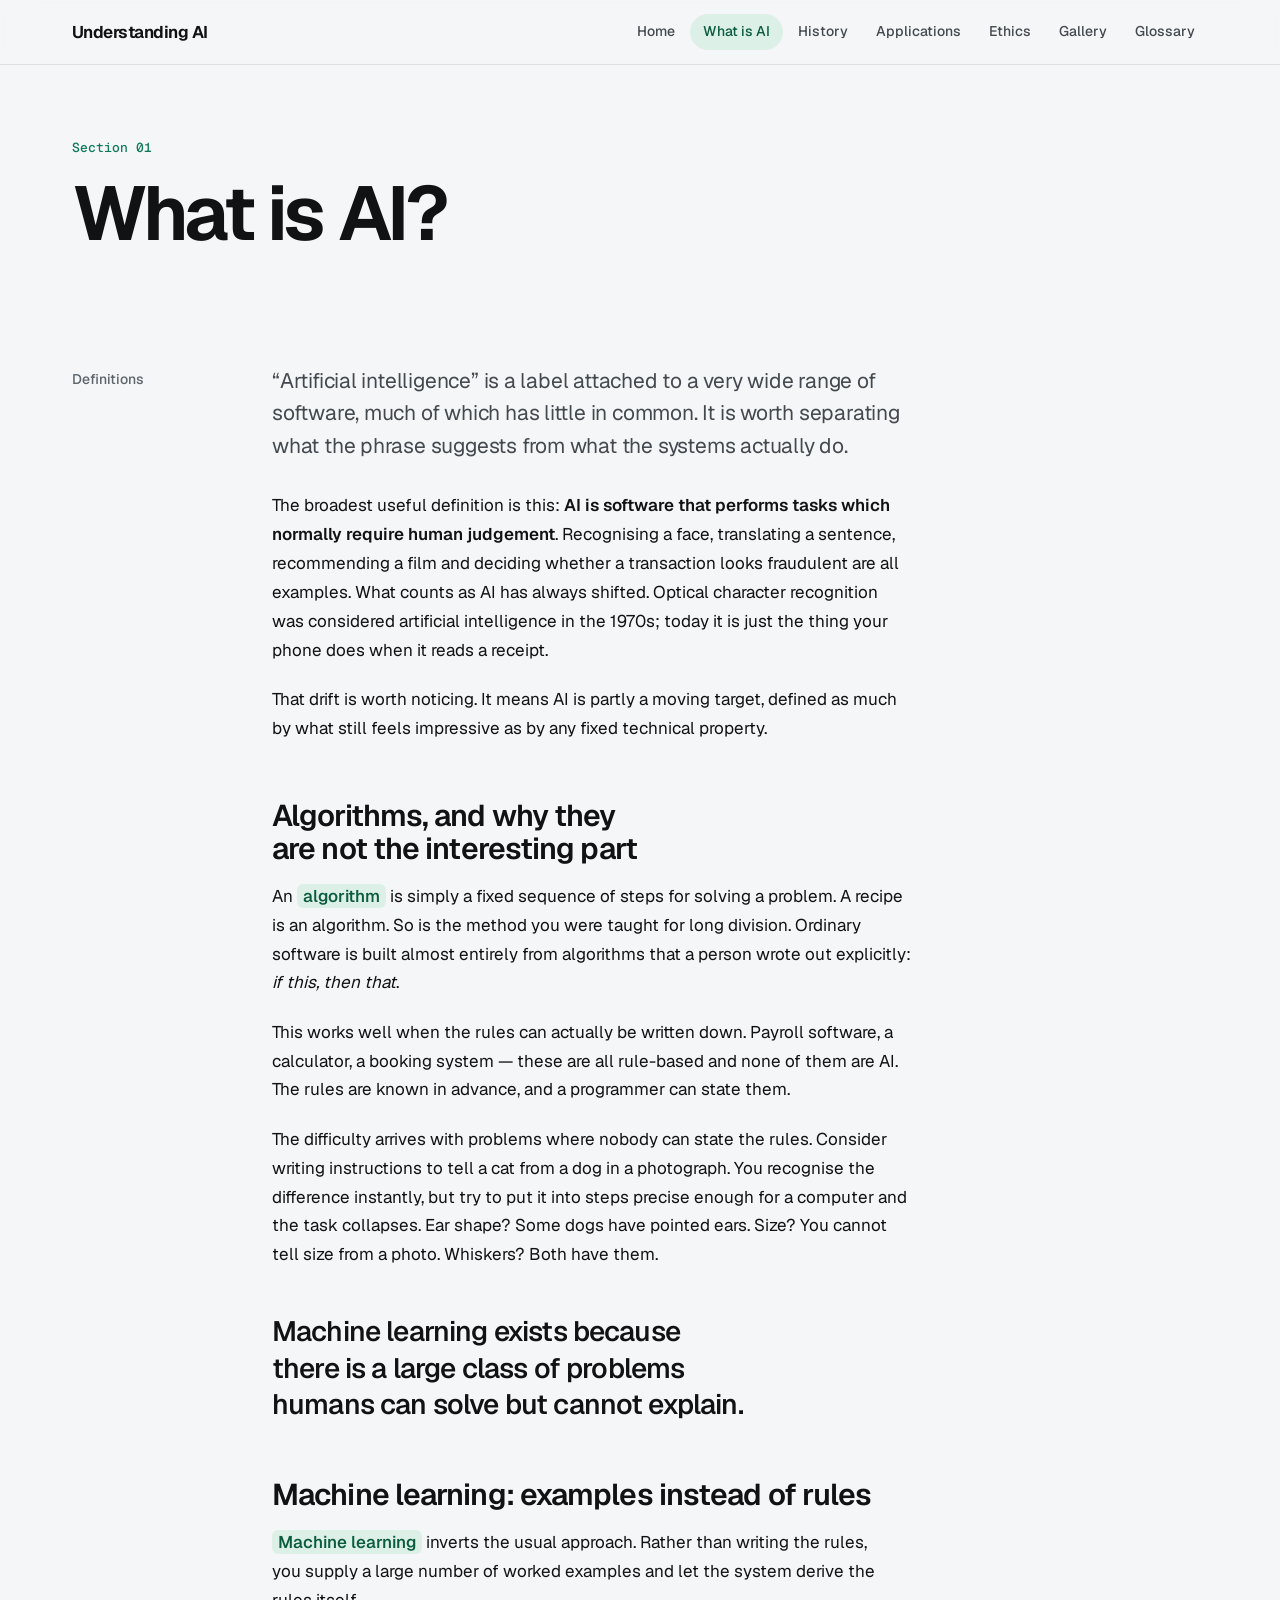
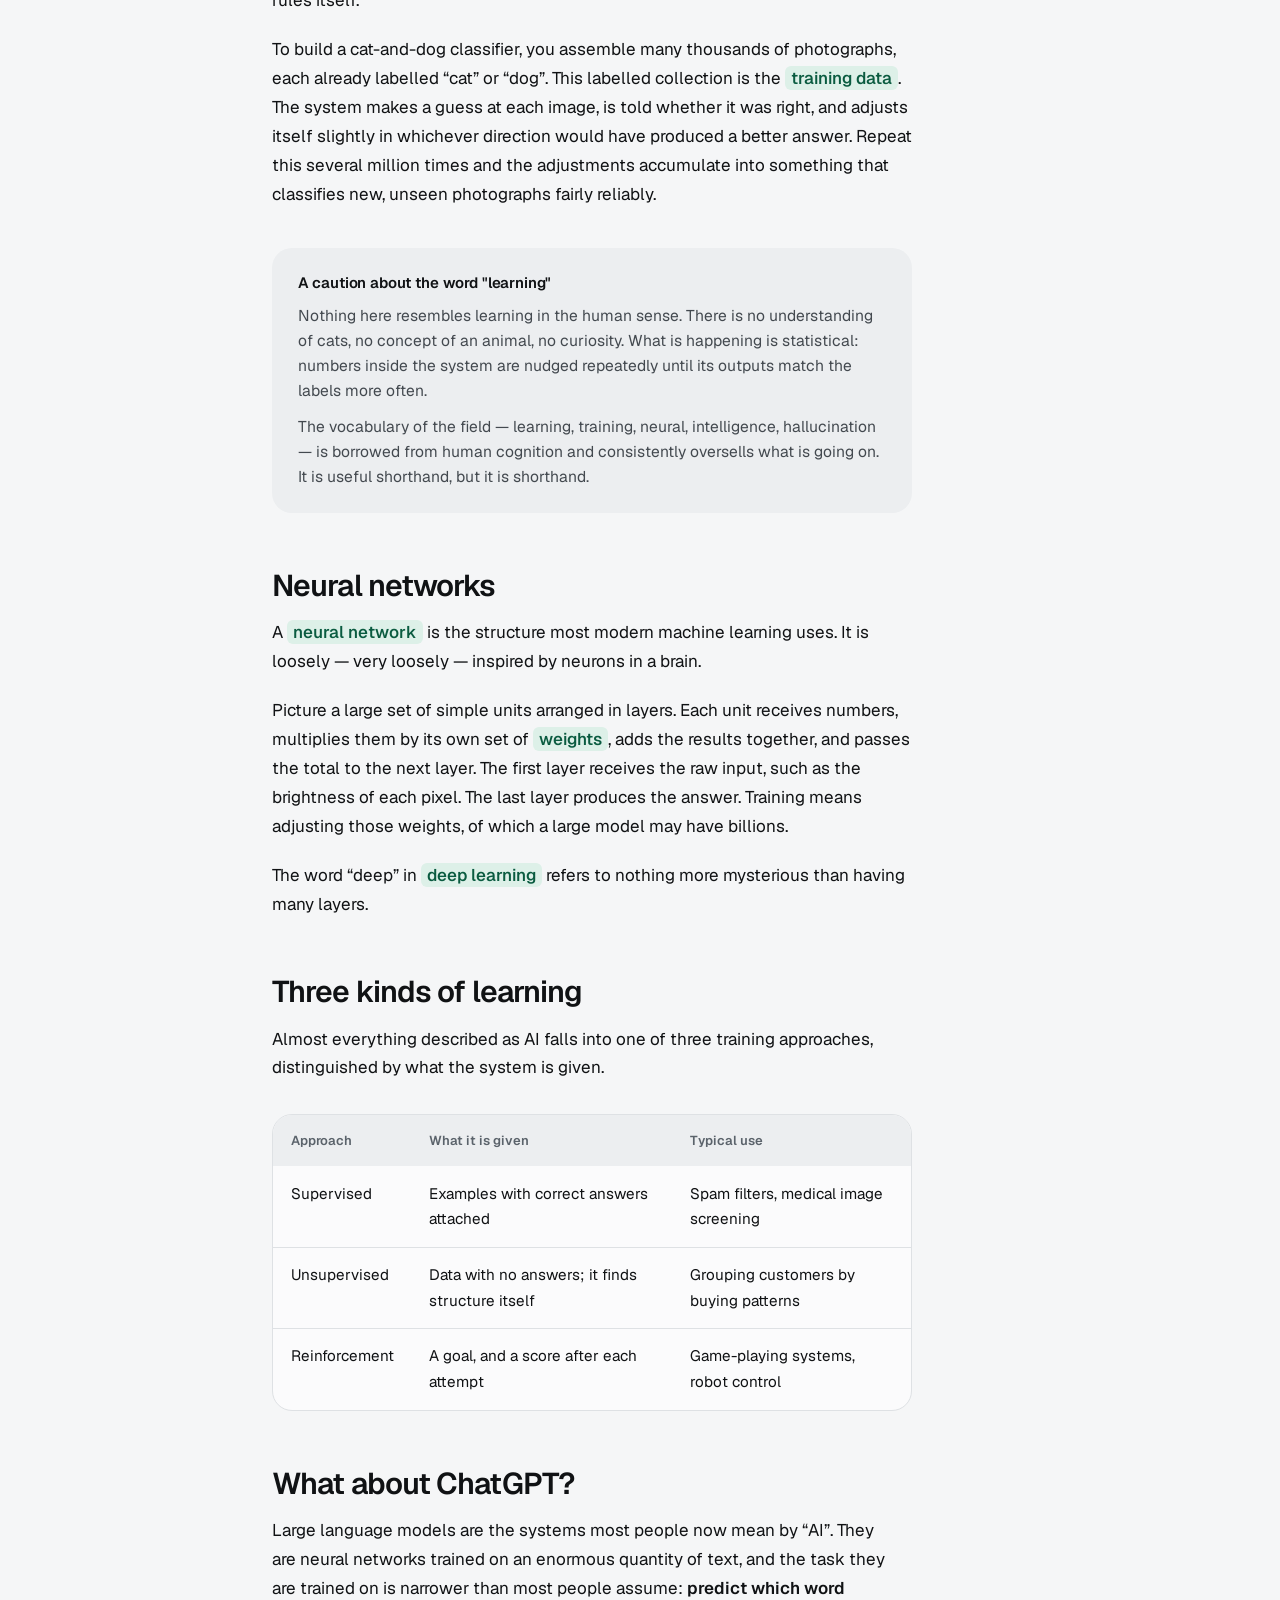
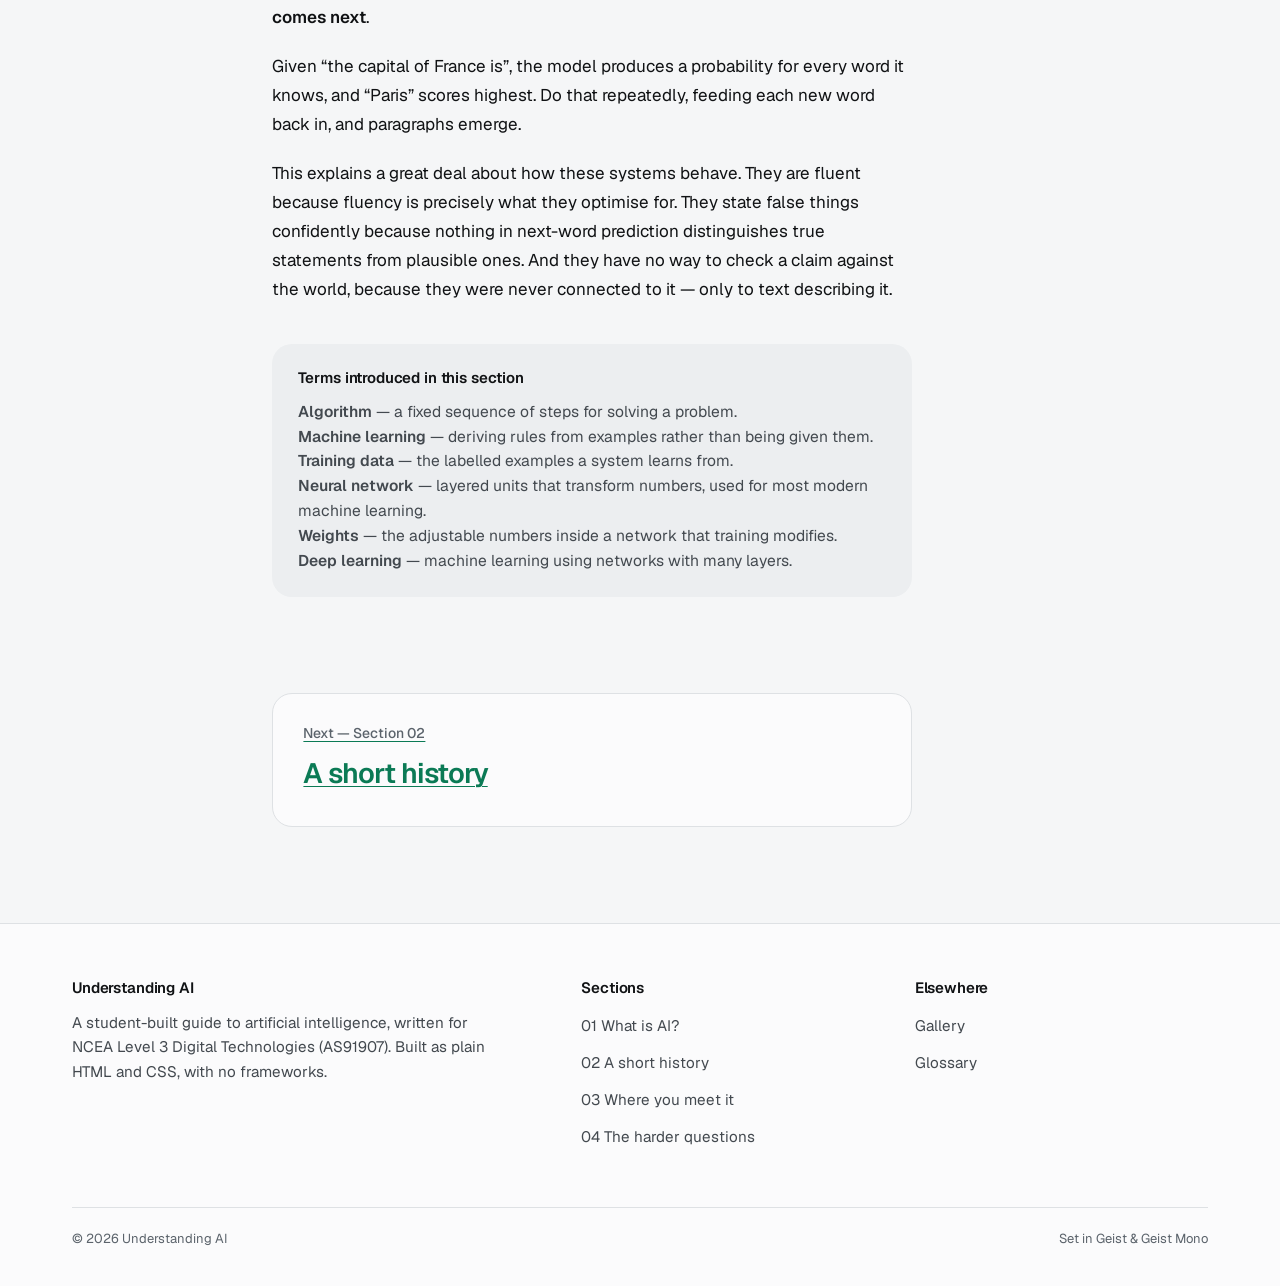
<file: what-is-ai.html>
<!DOCTYPE html>
<html lang="en">
<head>
  <meta charset="UTF-8">
  <meta name="viewport" content="width=device-width, initial-scale=1.0">
  <title>What is AI? | Understanding AI</title>
  <meta name="description"
        content="A plain-language explanation of artificial intelligence: algorithms, machine learning, training data, and what it means for a machine to learn.">
  <link rel="stylesheet" href="css/style.css">
</head>
<body>

  <a class="skip-link" href="#main">Skip to content</a>

  <header class="masthead">
    <div class="wrap masthead__inner">
      <a class="wordmark" href="index.html">Understanding&nbsp;AI</a>
      <button class="nav__toggle" type="button" aria-expanded="false" aria-controls="nav-menu">Menu</button>
      <nav class="nav" aria-label="Main navigation">
        <ul class="nav__list" id="nav-menu">
          <li><a class="nav__link" href="index.html">Home</a></li>
          <li><a class="nav__link" href="what-is-ai.html" aria-current="page">What is AI</a></li>
          <li><a class="nav__link" href="history.html">History</a></li>
          <li><a class="nav__link" href="applications.html">Applications</a></li>
          <li><a class="nav__link" href="ethics.html">Ethics</a></li>
          <li><a class="nav__link" href="gallery.html">Gallery</a></li>
          <li><a class="nav__link" href="glossary.html">Glossary</a></li>
        </ul>
      </nav>
    </div>
  </header>
  <div class="masthead__rule" role="presentation"></div>

  <main id="main">

    <div class="wrap pagehead">
      <p class="pagehead__num">Section 01</p>
      <h1 class="pagehead__title">What is AI?</h1>
    </div>

    <section class="wrap section">
      <div class="spread">
        <p class="margin-note">Definitions</p>
        <div class="prose">

          <p class="lead">
            &ldquo;Artificial intelligence&rdquo; is a label attached to a very
            wide range of software, much of which has little in common. It is
            worth separating what the phrase suggests from what the systems
            actually do.
          </p>

          <p>
            The broadest useful definition is this: <strong>AI is software that
            performs tasks which normally require human judgement</strong>. Recognising a face, translating a sentence, recommending a film and deciding whether a transaction looks fraudulent are all examples. What counts as AI
            has always shifted. Optical character recognition was considered
            artificial intelligence in the 1970s; today it is just the thing
            your phone does when it reads a receipt.
          </p>

          <p>
            That drift is worth noticing. It means AI is partly a moving
            target, defined as much by what still feels impressive as by any
            fixed technical property.
          </p>

          <h2>Algorithms, and why they are not the interesting part</h2>

          <p>
            An <span class="term">algorithm</span> is simply a fixed sequence
            of steps for solving a problem. A recipe is an algorithm. So is
            the method you were taught for long division. Ordinary software is
            built almost entirely from algorithms that a person wrote out
            explicitly: <em>if this, then that</em>.
          </p>

          <p>
            This works well when the rules can actually be written down. Payroll
            software, a calculator, a booking system — these are all rule-based
            and none of them are AI. The rules are known in advance, and a
            programmer can state them.
          </p>

          <p>
            The difficulty arrives with problems where nobody can state the
            rules. Consider writing instructions to tell a cat from a dog in a
            photograph. You recognise the difference instantly, but try to put
            it into steps precise enough for a computer and the task collapses.
            Ear shape? Some dogs have pointed ears. Size? You cannot tell size
            from a photo. Whiskers? Both have them.
          </p>

          <p class="pullquote">
            Machine learning exists because there is a large class of problems
            humans can solve but cannot explain.
          </p>

          <h2>Machine learning: examples instead of rules</h2>

          <p>
            <span class="term">Machine learning</span> inverts the usual
            approach. Rather than writing the rules, you supply a large number
            of worked examples and let the system derive the rules itself.
          </p>

          <p>
            To build a cat-and-dog classifier, you assemble many thousands of
            photographs, each already labelled &ldquo;cat&rdquo; or
            &ldquo;dog&rdquo;. This labelled collection is the
            <span class="term">training data</span>. The system makes a guess
            at each image, is told whether it was right, and adjusts itself
            slightly in whichever direction would have produced a better
            answer. Repeat this several million times and the adjustments
            accumulate into something that classifies new, unseen photographs
            fairly reliably.
          </p>

          <div class="sidenote">
            <span class="sidenote__label">A caution about the word "learning"</span>
            <p>
              Nothing here resembles learning in the human sense. There is no
              understanding of cats, no concept of an animal, no curiosity.
              What is happening is statistical: numbers inside the system are
              nudged repeatedly until its outputs match the labels more often.
            </p>
            <p>
              The vocabulary of the field — learning, training, neural,
              intelligence, hallucination — is borrowed from human cognition
              and consistently oversells what is going on. It is useful
              shorthand, but it is shorthand.
            </p>
          </div>

          <h2>Neural networks</h2>

          <p>
            A <span class="term">neural network</span> is the structure most
            modern machine learning uses. It is loosely — very loosely —
            inspired by neurons in a brain.
          </p>

          <p>
            Picture a large set of simple units arranged in layers. Each unit
            receives numbers, multiplies them by its own set of
            <span class="term">weights</span>, adds the results together, and
            passes the total to the next layer. The first layer receives the
            raw input, such as the brightness of each pixel. The last layer
            produces the answer. Training means adjusting those weights, of
            which a large model may have billions.
          </p>

          <p>
            The word &ldquo;deep&rdquo; in <span class="term">deep
            learning</span> refers to nothing more mysterious than having many
            layers.
          </p>

          <h2>Three kinds of learning</h2>

          <p>
            Almost everything described as AI falls into one of three training
            approaches, distinguished by what the system is given.
          </p>

          <div class="table-scroll">
            <table>
              <caption class="visually-hidden">Three approaches to machine learning</caption>
              <thead>
                <tr>
                  <th scope="col">Approach</th>
                  <th scope="col">What it is given</th>
                  <th scope="col">Typical use</th>
                </tr>
              </thead>
              <tbody>
                <tr>
                  <td>Supervised</td>
                  <td>Examples with correct answers attached</td>
                  <td>Spam filters, medical image screening</td>
                </tr>
                <tr>
                  <td>Unsupervised</td>
                  <td>Data with no answers; it finds structure itself</td>
                  <td>Grouping customers by buying patterns</td>
                </tr>
                <tr>
                  <td>Reinforcement</td>
                  <td>A goal, and a score after each attempt</td>
                  <td>Game-playing systems, robot control</td>
                </tr>
              </tbody>
            </table>
          </div>

          <h2>What about ChatGPT?</h2>

          <p>
            Large language models are the systems most people now mean by
            &ldquo;AI&rdquo;. They are neural networks trained on an enormous
            quantity of text, and the task they are trained on is narrower than
            most people assume: <strong>predict which word comes next</strong>.
          </p>

          <p>
            Given &ldquo;the capital of France is&rdquo;, the model produces a
            probability for every word it knows, and &ldquo;Paris&rdquo; scores
            highest. Do that repeatedly, feeding each new word back in, and
            paragraphs emerge.
          </p>

          <p>
            This explains a great deal about how these systems behave. They are
            fluent because fluency is precisely what they optimise for. They
            state false things confidently because nothing in next-word
            prediction distinguishes true statements from plausible ones. And
            they have no way to check a claim against the world, because they
            were never connected to it — only to text describing it.
          </p>

          <div class="sidenote">
            <span class="sidenote__label">Terms introduced in this section</span>
            <p>
              <strong>Algorithm</strong> — a fixed sequence of steps for solving
              a problem.<br>
              <strong>Machine learning</strong> — deriving rules from examples
              rather than being given them.<br>
              <strong>Training data</strong> — the labelled examples a system
              learns from.<br>
              <strong>Neural network</strong> — layered units that transform
              numbers, used for most modern machine learning.<br>
              <strong>Weights</strong> — the adjustable numbers inside a network
              that training modifies.<br>
              <strong>Deep learning</strong> — machine learning using networks
              with many layers.
            </p>
          </div>

          <a class="readnext" href="history.html">
            <span class="readnext__label">Next &mdash; Section 02</span>
            <span class="readnext__title">A short history</span>
          </a>

        </div>
      </div>
    </section>

  </main>

  <footer class="colophon">
    <div class="wrap">
      <div class="colophon__grid">
        <div class="colophon__about">
          <h2 class="colophon__heading">Understanding AI</h2>
          <p>
            A student-built guide to artificial intelligence, written for
            NCEA Level&nbsp;3 Digital Technologies (AS91907). Built as plain
            HTML and CSS, with no frameworks.
          </p>
        </div>
        <div>
          <h2 class="colophon__heading">Sections</h2>
          <ul class="colophon__list">
            <li><a href="what-is-ai.html">01 What is AI?</a></li>
            <li><a href="history.html">02 A short history</a></li>
            <li><a href="applications.html">03 Where you meet it</a></li>
            <li><a href="ethics.html">04 The harder questions</a></li>
          </ul>
        </div>
        <div>
          <h2 class="colophon__heading">Elsewhere</h2>
          <ul class="colophon__list">
            <li><a href="gallery.html">Gallery</a></li>
            <li><a href="glossary.html">Glossary</a></li>
          </ul>
        </div>
      </div>
      <div class="colophon__foot">
        <span>&copy; 2026 Understanding AI</span>
        <span>Set in Geist &amp; Geist Mono</span>
      </div>
    </div>
  </footer>

  <script src="js/nav.js"></script>
</body>
</html>
</file>
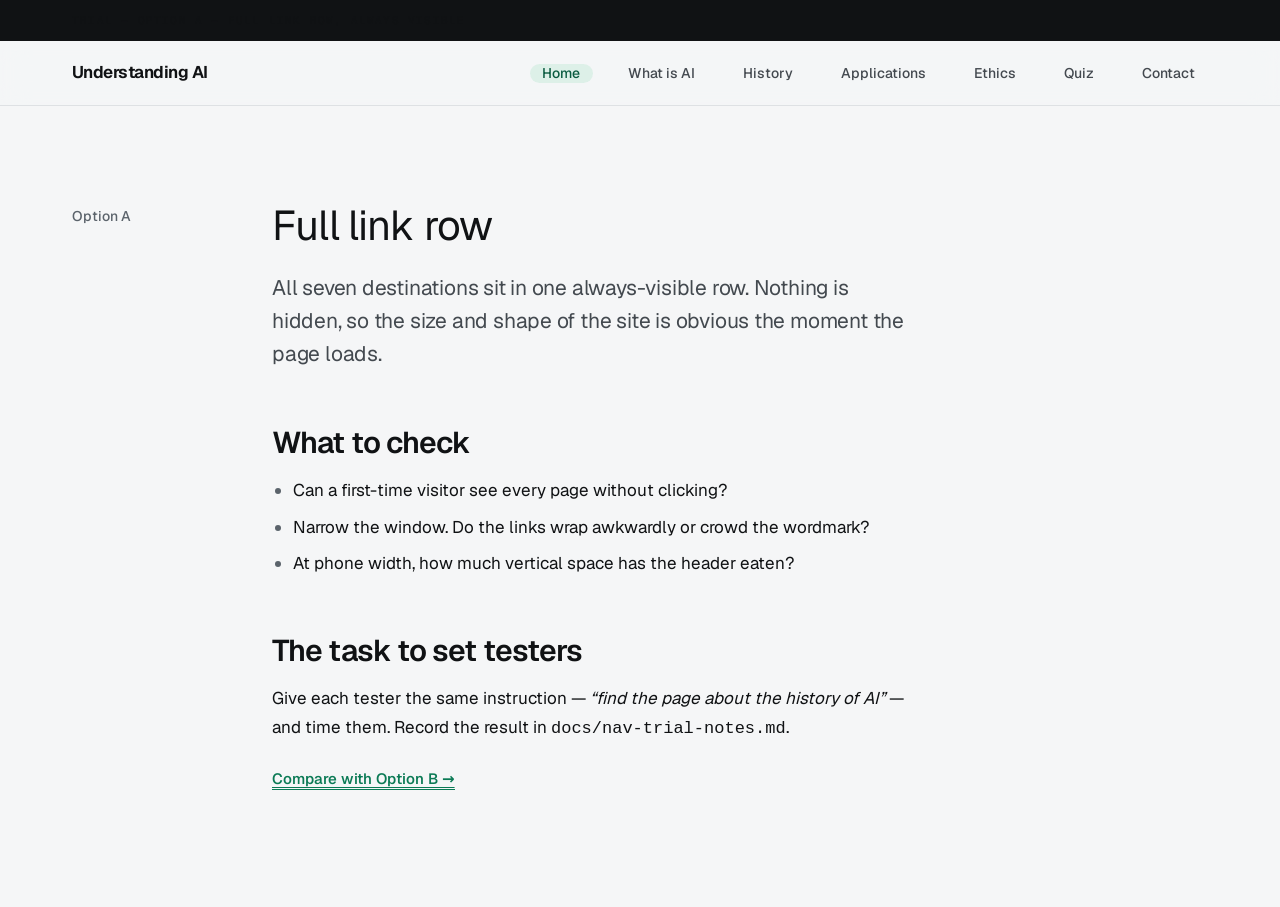
<file: trials/nav-option-a.html>
<!DOCTYPE html>
<html lang="en">
<head>
  <meta charset="UTF-8">
  <meta name="viewport" content="width=device-width, initial-scale=1.0">
  <title>Nav trial: Option A: full link row</title>
  <link rel="stylesheet" href="../css/style.css">
  <style>
    /* TRIAL PAGE ONLY — forces the full link row at every width so Option A
       can be judged on its own terms, without the responsive collapse from
       the main stylesheet interfering with the comparison. */
    .nav__toggle { display: none !important; }
    .nav__list {
      display: flex !important;
      flex-direction: row !important;
      flex-wrap: wrap;
      gap: 1.4rem !important;
      padding-bottom: 0 !important;
    }
    .nav__link {
      width: auto !important;
      display: inline !important;
      padding-block: 0 !important;
      border-bottom: 1px solid transparent !important;
    }
    .trialbar {
      padding: 0.7rem 0;
      background: var(--ink);
      color: var(--paper);
      font-family: var(--mono);
      font-size: 0.68rem;
      letter-spacing: 0.11em;
      text-transform: uppercase;
    }
  </style>
</head>
<body>

  <div class="trialbar"><div class="wrap">Trial &mdash; Option A &mdash; full link row, always visible</div></div>

  <header class="masthead">
    <div class="wrap masthead__inner">
      <a class="wordmark" href="#">Understanding&nbsp;AI</a>
      <nav class="nav" aria-label="Main navigation">
        <ul class="nav__list">
          <li><a class="nav__link" href="#" aria-current="page">Home</a></li>
          <li><a class="nav__link" href="#">What is AI</a></li>
          <li><a class="nav__link" href="#">History</a></li>
          <li><a class="nav__link" href="#">Applications</a></li>
          <li><a class="nav__link" href="#">Ethics</a></li>
          <li><a class="nav__link" href="#">Quiz</a></li>
          <li><a class="nav__link" href="#">Contact</a></li>
        </ul>
      </nav>
    </div>
  </header>
  <div class="masthead__rule" role="presentation"></div>

  <main class="wrap section">
    <div class="spread">
      <p class="margin-note">Option A</p>
      <div class="prose">
        <h1 style="font-size:2.6rem;font-weight:400;letter-spacing:-0.02em;margin-bottom:1.5rem">
          Full link row
        </h1>

        <p class="lead">
          All seven destinations sit in one always-visible row. Nothing is
          hidden, so the size and shape of the site is obvious the moment the
          page loads.
        </p>

        <h2>What to check</h2>
        <ul>
          <li>Can a first-time visitor see every page without clicking?</li>
          <li>Narrow the window. Do the links wrap awkwardly or crowd the wordmark?</li>
          <li>At phone width, how much vertical space has the header eaten?</li>
        </ul>

        <h2>The task to set testers</h2>
        <p>
          Give each tester the same instruction &mdash; <em>&ldquo;find the page
          about the history of AI&rdquo;</em> &mdash; and time them. Record the
          result in <code>docs/nav-trial-notes.md</code>.
        </p>

        <p><a class="textlink" href="nav-option-b.html">Compare with Option B &rarr;</a></p>
      </div>
    </div>
  </main>

</body>
</html>
</file>
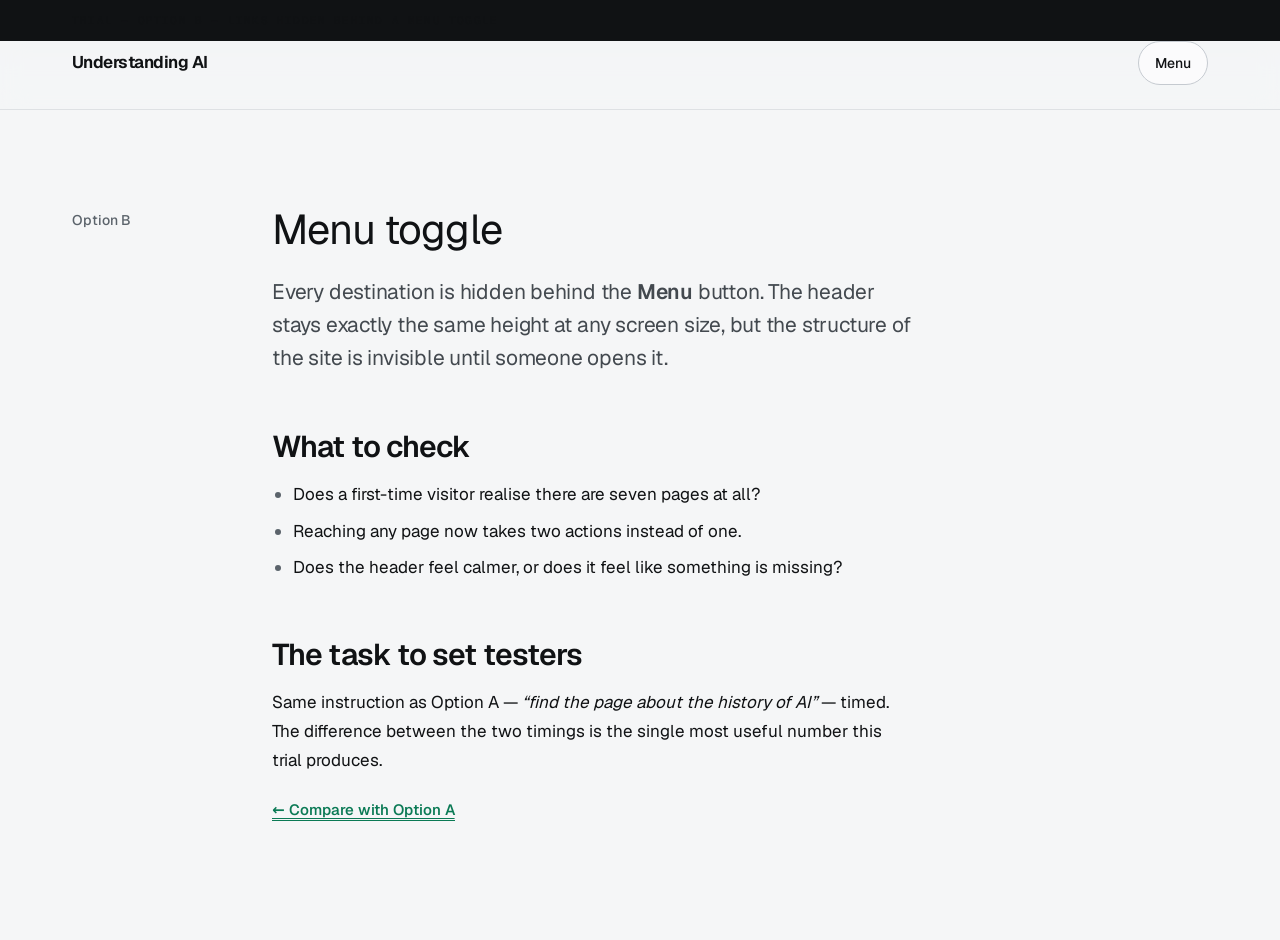
<file: trials/nav-option-b.html>
<!DOCTYPE html>
<html lang="en">
<head>
  <meta charset="UTF-8">
  <meta name="viewport" content="width=device-width, initial-scale=1.0">
  <title>Nav trial: Option B: menu toggle</title>
  <link rel="stylesheet" href="../css/style.css">
  <style>
    /* TRIAL PAGE ONLY — forces the collapsed menu at every width, including
       desktop, so Option B can be judged as a standalone approach rather
       than only as the narrow-screen fallback. */
    .nav__toggle { display: block !important; }
    .nav { width: 100%; }
    .masthead__inner { flex-wrap: wrap; }
    .nav__list {
      display: none;
      flex-direction: column;
      align-items: flex-start;
      gap: 0;
      padding-bottom: 0.75rem;
    }
    .nav__list.is-open { display: flex; }
    .nav__link {
      display: block;
      width: 100%;
      padding-block: 0.7rem;
      border-bottom: 1px solid var(--rule);
      font-size: 0.78rem;
    }
    .trialbar {
      padding: 0.7rem 0;
      background: var(--ink);
      color: var(--paper);
      font-family: var(--mono);
      font-size: 0.68rem;
      letter-spacing: 0.11em;
      text-transform: uppercase;
    }
  </style>
</head>
<body>

  <div class="trialbar"><div class="wrap">Trial &mdash; Option B &mdash; links hidden behind a menu toggle</div></div>

  <header class="masthead">
    <div class="wrap masthead__inner">
      <a class="wordmark" href="#">Understanding&nbsp;AI</a>
      <button class="nav__toggle" type="button" aria-expanded="false" aria-controls="nav-menu">Menu</button>
      <nav class="nav" aria-label="Main navigation">
        <ul class="nav__list" id="nav-menu">
          <li><a class="nav__link" href="#" aria-current="page">Home</a></li>
          <li><a class="nav__link" href="#">What is AI</a></li>
          <li><a class="nav__link" href="#">History</a></li>
          <li><a class="nav__link" href="#">Applications</a></li>
          <li><a class="nav__link" href="#">Ethics</a></li>
          <li><a class="nav__link" href="#">Quiz</a></li>
          <li><a class="nav__link" href="#">Contact</a></li>
        </ul>
      </nav>
    </div>
  </header>
  <div class="masthead__rule" role="presentation"></div>

  <main class="wrap section">
    <div class="spread">
      <p class="margin-note">Option B</p>
      <div class="prose">
        <h1 style="font-size:2.6rem;font-weight:400;letter-spacing:-0.02em;margin-bottom:1.5rem">
          Menu toggle
        </h1>

        <p class="lead">
          Every destination is hidden behind the <strong>Menu</strong> button.
          The header stays exactly the same height at any screen size, but the
          structure of the site is invisible until someone opens it.
        </p>

        <h2>What to check</h2>
        <ul>
          <li>Does a first-time visitor realise there are seven pages at all?</li>
          <li>Reaching any page now takes two actions instead of one.</li>
          <li>Does the header feel calmer, or does it feel like something is missing?</li>
        </ul>

        <h2>The task to set testers</h2>
        <p>
          Same instruction as Option A &mdash; <em>&ldquo;find the page about
          the history of AI&rdquo;</em> &mdash; timed. The difference between
          the two timings is the single most useful number this trial produces.
        </p>

        <p><a class="textlink" href="nav-option-a.html">&larr; Compare with Option A</a></p>
      </div>
    </div>
  </main>

  <script src="../js/nav.js"></script>
</body>
</html>
</file>
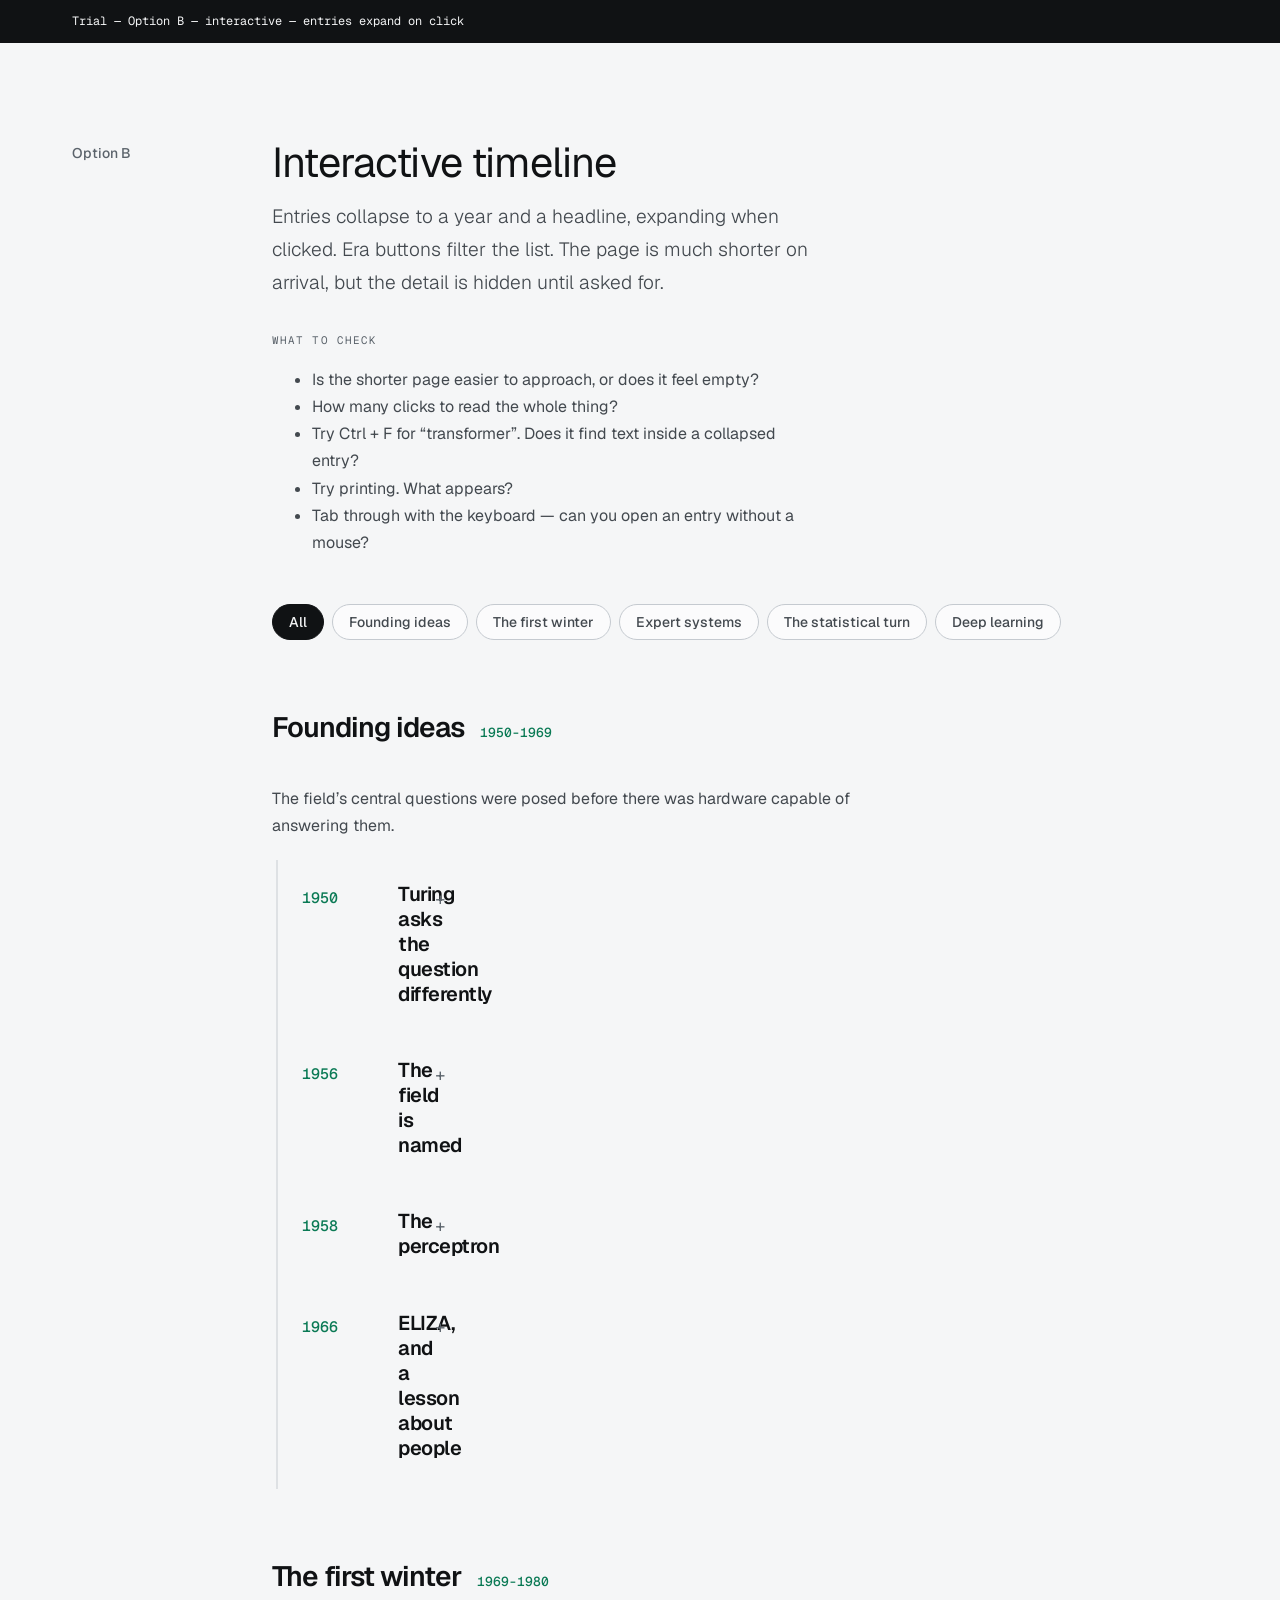
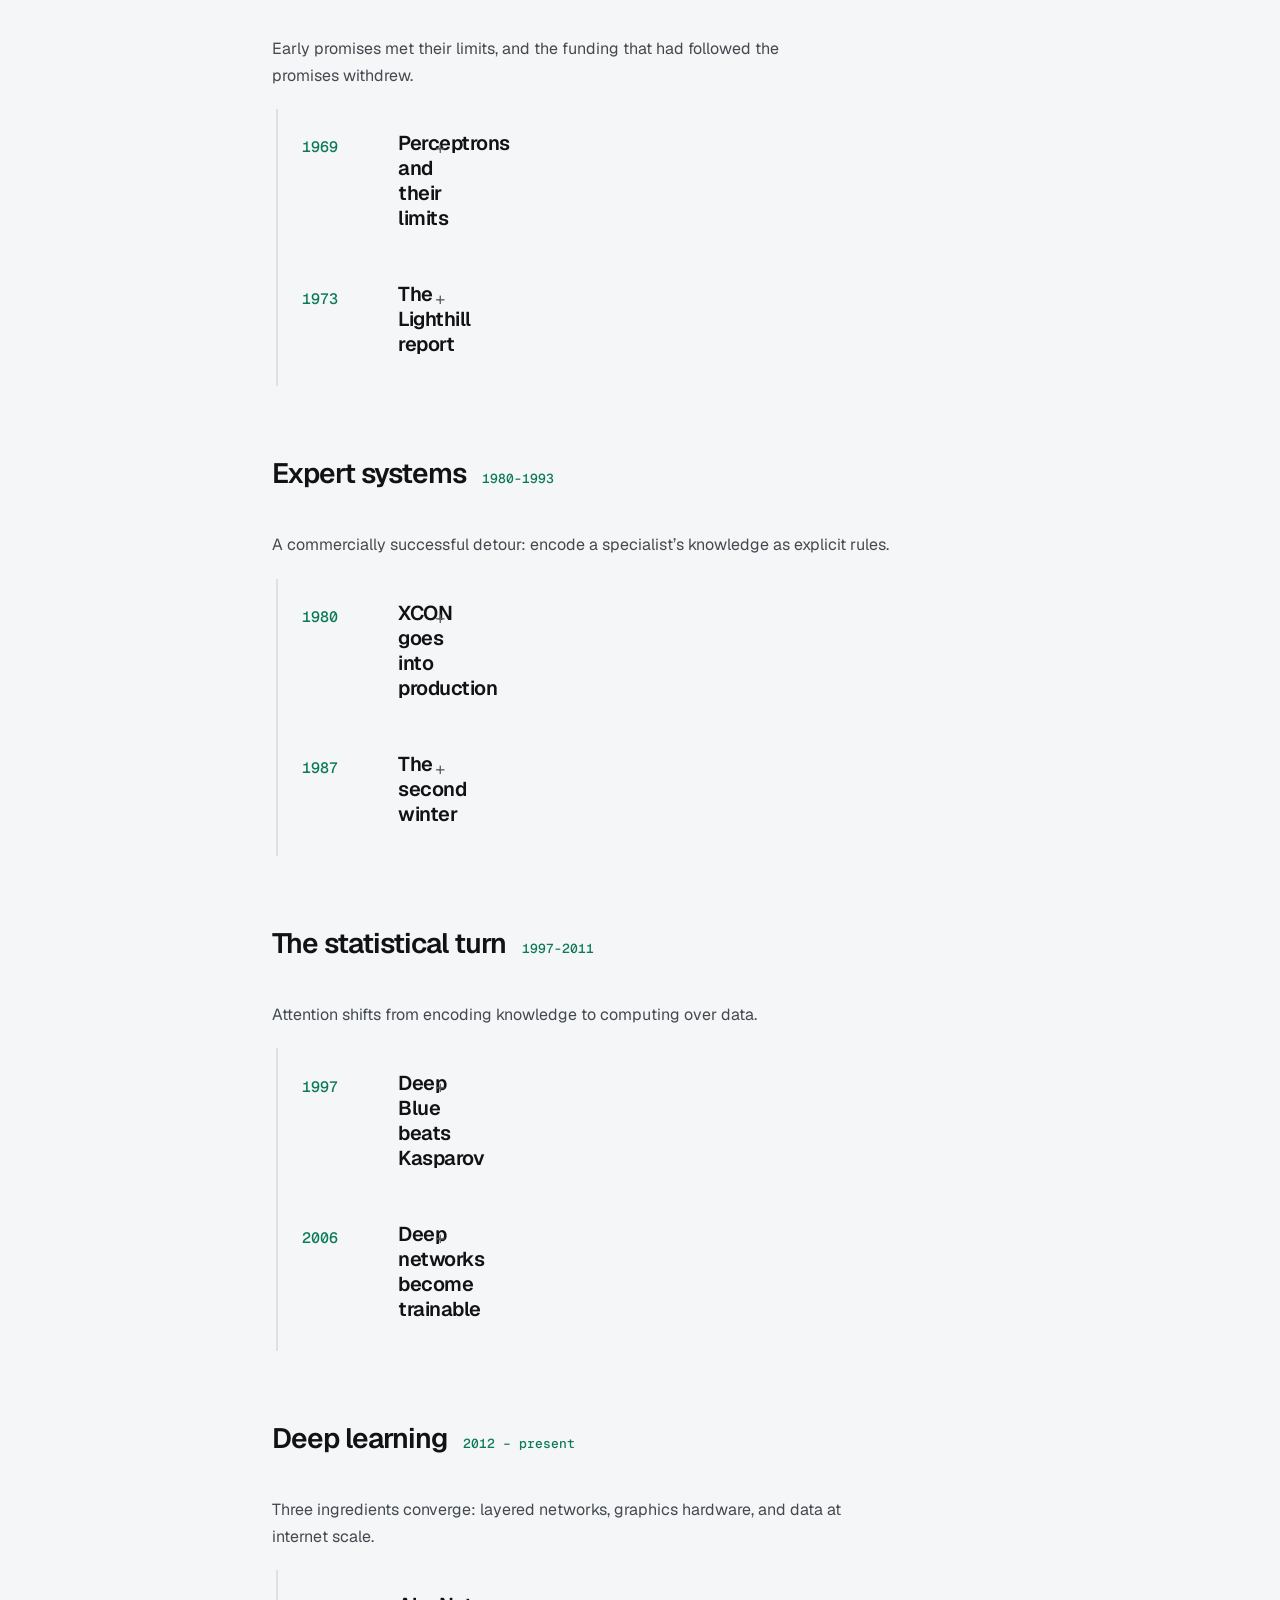
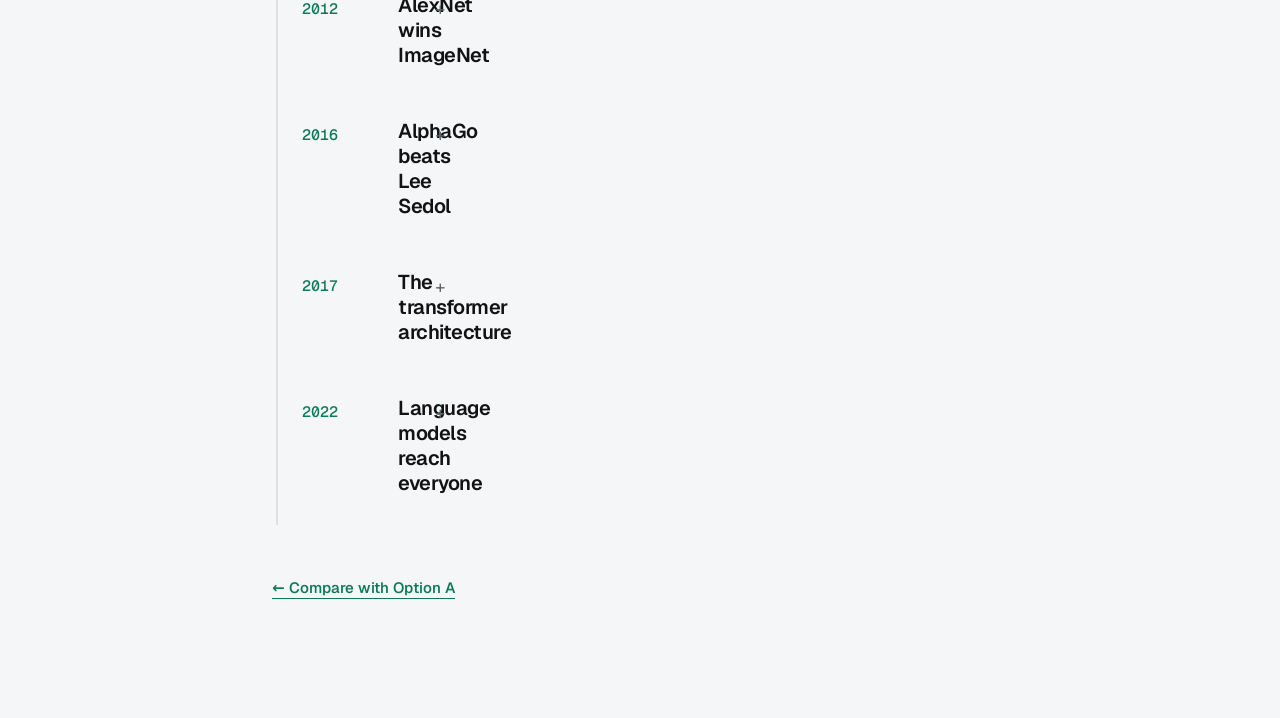
<file: trials/timeline-interactive.html>
<!DOCTYPE html>
<html lang="en">
<head>
  <meta charset="UTF-8">
  <meta name="viewport" content="width=device-width, initial-scale=1.0">
  <title>Timeline trial: Option B</title>
  <link rel="stylesheet" href="../css/style.css">
</head>
<body>

  <div class="trialbar"><div class="wrap">Trial &mdash; Option B &mdash; interactive &mdash; entries expand on click</div></div>

  <main class="wrap section">
    <div class="spread">
      <p class="margin-note">Option B</p>
      <div>
        <h1 style="font-size:2.6rem;font-weight:400;letter-spacing:-0.02em;margin-bottom:1rem">Interactive timeline</h1>
        <p class="lead" style="max-width:34rem;color:var(--ink-2);font-size:1.2rem;font-weight:300">Entries collapse to a year and a headline, expanding when clicked. Era buttons filter the list. The page is much shorter on arrival, but the detail is hidden until asked for.</p>
        <div style="max-width:34rem;margin:2rem 0 3rem">
          <p style="font-family:var(--mono);font-size:0.68rem;letter-spacing:0.1em;text-transform:uppercase;color:var(--ink-3)">What to check</p>
          <ul style="font-size:1rem;color:var(--ink-2)"><li>Is the shorter page easier to approach, or does it feel empty?</li><li>How many clicks to read the whole thing?</li><li>Try Ctrl&nbsp;+&nbsp;F for &ldquo;transformer&rdquo;. Does it find text inside a collapsed entry?</li><li>Try printing. What appears?</li><li>Tab through with the keyboard &mdash; can you open an entry without a mouse?</li></ul>
        </div>
        <div class="filters">
          <button class="filter" type="button" data-filter="all" aria-pressed="true">All</button>
          <button class="filter" type="button" data-filter="0" aria-pressed="false">Founding ideas</button>
          <button class="filter" type="button" data-filter="1" aria-pressed="false">The first winter</button>
          <button class="filter" type="button" data-filter="2" aria-pressed="false">Expert systems</button>
          <button class="filter" type="button" data-filter="3" aria-pressed="false">The statistical turn</button>
          <button class="filter" type="button" data-filter="4" aria-pressed="false">Deep learning</button>
        </div>
        <div class="era" data-era="0">
          <p class="era__label">Founding ideas<span class="era__span">1950-1969</span></p>
          <p class="era__note">The field&rsquo;s central questions were posed before there was hardware capable of answering them.</p>
        </div>
        <div class="event event--toggle" data-era="0">
          <button class="event__button" type="button" aria-expanded="false" aria-controls="panel-1">
            <span class="event__year">1950</span>
            <span class="event__title">Turing asks the question differently</span>
            <span class="event__sign" aria-hidden="true">+</span>
          </button>
          <div class="event__panel" id="panel-1" hidden>
            <p class="event__body">In <em>Computing Machinery and Intelligence</em>, Alan Turing sets aside &ldquo;can machines think?&rdquo; as too vague and proposes a practical substitute: could a machine hold a written conversation indistinguishable from a person&rsquo;s? The move &mdash; judging behaviour rather than defining thought &mdash; still shapes how systems are evaluated.</p>
          </div>
        </div>
        <div class="event event--toggle" data-era="0">
          <button class="event__button" type="button" aria-expanded="false" aria-controls="panel-2">
            <span class="event__year">1956</span>
            <span class="event__title">The field is named</span>
            <span class="event__sign" aria-hidden="true">+</span>
          </button>
          <div class="event__panel" id="panel-2" hidden>
            <p class="event__body">A summer workshop at Dartmouth College gathers researchers around John McCarthy&rsquo;s proposal, which introduces the term <strong>artificial intelligence</strong>. The organisers expected significant progress over a single summer. This turned out to be optimistic by several decades.</p>
          </div>
        </div>
        <div class="event event--toggle" data-era="0">
          <button class="event__button" type="button" aria-expanded="false" aria-controls="panel-3">
            <span class="event__year">1958</span>
            <span class="event__title">The perceptron</span>
            <span class="event__sign" aria-hidden="true">+</span>
          </button>
          <div class="event__panel" id="panel-3" hidden>
            <p class="event__body">Frank Rosenblatt builds a system that adjusts its own weights in response to being told whether it was right. It is the direct ancestor of every neural network described in <a href="../what-is-ai.html">section 01</a>, and the first working demonstration that a machine could learn from examples rather than rules.</p>
          </div>
        </div>
        <div class="event event--toggle" data-era="0">
          <button class="event__button" type="button" aria-expanded="false" aria-controls="panel-4">
            <span class="event__year">1966</span>
            <span class="event__title">ELIZA, and a lesson about people</span>
            <span class="event__sign" aria-hidden="true">+</span>
          </button>
          <div class="event__panel" id="panel-4" hidden>
            <p class="event__body">Joseph Weizenbaum&rsquo;s program imitates a therapist by matching patterns and reflecting sentences back. It understands nothing. Weizenbaum was disturbed by how readily users confided in it &mdash; an early sign that people attribute understanding to systems that merely produce fluent language.</p>
          </div>
        </div>
        <div class="era" data-era="1">
          <p class="era__label">The first winter<span class="era__span">1969-1980</span></p>
          <p class="era__note">Early promises met their limits, and the funding that had followed the promises withdrew.</p>
        </div>
        <div class="event event--toggle" data-era="1">
          <button class="event__button" type="button" aria-expanded="false" aria-controls="panel-5">
            <span class="event__year">1969</span>
            <span class="event__title">Perceptrons and their limits</span>
            <span class="event__sign" aria-hidden="true">+</span>
          </button>
          <div class="event__panel" id="panel-5" hidden>
            <p class="event__body">Marvin Minsky and Seymour Papert prove that a single-layer perceptron cannot learn even simple functions such as exclusive-or. The mathematics was correct, and multi-layer networks would later resolve it &mdash; but the result redirected attention and money away from neural approaches for years.</p>
          </div>
        </div>
        <div class="event event--toggle" data-era="1">
          <button class="event__button" type="button" aria-expanded="false" aria-controls="panel-6">
            <span class="event__year">1973</span>
            <span class="event__title">The Lighthill report</span>
            <span class="event__sign" aria-hidden="true">+</span>
          </button>
          <div class="event__panel" id="panel-6" hidden>
            <p class="event__body">A review commissioned by the UK government concludes that AI research had failed to deliver on its claims. British funding is cut sharply. The pattern &mdash; ambitious promise, disappointing delivery, abrupt withdrawal of support &mdash; is now familiar enough to have a name.</p>
          </div>
        </div>
        <div class="era" data-era="2">
          <p class="era__label">Expert systems<span class="era__span">1980-1993</span></p>
          <p class="era__note">A commercially successful detour: encode a specialist&rsquo;s knowledge as explicit rules.</p>
        </div>
        <div class="event event--toggle" data-era="2">
          <button class="event__button" type="button" aria-expanded="false" aria-controls="panel-7">
            <span class="event__year">1980</span>
            <span class="event__title">XCON goes into production</span>
            <span class="event__sign" aria-hidden="true">+</span>
          </button>
          <div class="event__panel" id="panel-7" hidden>
            <p class="event__body">Digital Equipment Corporation deploys a rule-based system that configures computer orders, reportedly saving the company millions annually. Expert systems work by encoding human expertise as explicit <em>if&ndash;then</em> rules &mdash; the opposite of learning from examples.</p>
          </div>
        </div>
        <div class="event event--toggle" data-era="2">
          <button class="event__button" type="button" aria-expanded="false" aria-controls="panel-8">
            <span class="event__year">1987</span>
            <span class="event__title">The second winter</span>
            <span class="event__sign" aria-hidden="true">+</span>
          </button>
          <div class="event__panel" id="panel-8" hidden>
            <p class="event__body">The market for specialised AI hardware collapses. Expert systems prove expensive to maintain: every rule is hand-written, and the rules interact in ways that become unmanageable as they multiply. The approach does not scale to problems where nobody can state the rules.</p>
          </div>
        </div>
        <div class="era" data-era="3">
          <p class="era__label">The statistical turn<span class="era__span">1997-2011</span></p>
          <p class="era__note">Attention shifts from encoding knowledge to computing over data.</p>
        </div>
        <div class="event event--toggle" data-era="3">
          <button class="event__button" type="button" aria-expanded="false" aria-controls="panel-9">
            <span class="event__year">1997</span>
            <span class="event__title">Deep Blue beats Kasparov</span>
            <span class="event__sign" aria-hidden="true">+</span>
          </button>
          <div class="event__panel" id="panel-9" hidden>
            <p class="event__body">IBM&rsquo;s chess machine defeats the reigning world champion. Notably it does not learn: it searches enormous numbers of positions and scores them using rules written by people. The victory is a milestone for computation rather than for machine learning.</p>
          </div>
        </div>
        <div class="event event--toggle" data-era="3">
          <button class="event__button" type="button" aria-expanded="false" aria-controls="panel-10">
            <span class="event__year">2006</span>
            <span class="event__title">Deep networks become trainable</span>
            <span class="event__sign" aria-hidden="true">+</span>
          </button>
          <div class="event__panel" id="panel-10" hidden>
            <p class="event__body">Geoffrey Hinton and colleagues publish methods for training networks with many layers, which had previously been impractical. Combined with faster hardware and far larger datasets, this sets up the decade that follows.</p>
          </div>
        </div>
        <div class="era" data-era="4">
          <p class="era__label">Deep learning<span class="era__span">2012 &ndash; present</span></p>
          <p class="era__note">Three ingredients converge: layered networks, graphics hardware, and data at internet scale.</p>
        </div>
        <div class="event event--toggle" data-era="4">
          <button class="event__button" type="button" aria-expanded="false" aria-controls="panel-11">
            <span class="event__year">2012</span>
            <span class="event__title">AlexNet wins ImageNet</span>
            <span class="event__sign" aria-hidden="true">+</span>
          </button>
          <div class="event__panel" id="panel-11" hidden>
            <p class="event__body">A deep neural network trained on graphics cards wins an image-recognition competition by a margin large enough to end the argument. Within a few years, nearly all serious computer-vision work is built this way.</p>
          </div>
        </div>
        <div class="event event--toggle" data-era="4">
          <button class="event__button" type="button" aria-expanded="false" aria-controls="panel-12">
            <span class="event__year">2016</span>
            <span class="event__title">AlphaGo beats Lee Sedol</span>
            <span class="event__sign" aria-hidden="true">+</span>
          </button>
          <div class="event__panel" id="panel-12" hidden>
            <p class="event__body">Go had been considered resistant to computer search because its board is far too large to enumerate. A system combining neural networks with selective search wins four games out of five &mdash; and plays moves that professional commentators initially judged to be mistakes.</p>
          </div>
        </div>
        <div class="event event--toggle" data-era="4">
          <button class="event__button" type="button" aria-expanded="false" aria-controls="panel-13">
            <span class="event__year">2017</span>
            <span class="event__title">The transformer architecture</span>
            <span class="event__sign" aria-hidden="true">+</span>
          </button>
          <div class="event__panel" id="panel-13" hidden>
            <p class="event__body">A paper titled <em>Attention Is All You Need</em> introduces a design that processes all words in a passage in parallel rather than one at a time. It is the architecture underneath essentially every large language model in use today.</p>
          </div>
        </div>
        <div class="event event--toggle" data-era="4">
          <button class="event__button" type="button" aria-expanded="false" aria-controls="panel-14">
            <span class="event__year">2022</span>
            <span class="event__title">Language models reach everyone</span>
            <span class="event__sign" aria-hidden="true">+</span>
          </button>
          <div class="event__panel" id="panel-14" hidden>
            <p class="event__body">The public release of ChatGPT puts a large language model in front of a general audience for the first time. The underlying technique &mdash; predicting the next word, described in <a href="../what-is-ai.html">section 01</a> &mdash; was not new. Access to it was.</p>
          </div>
        </div>
        <p style="margin-top:3rem"><a class="textlink" href="timeline-static.html">&larr; Compare with Option A</a></p>
      </div>
    </div>
  </main>

  <script>
  (function () {
    "use strict";
    document.querySelectorAll(".event__button").forEach(function (btn) {
      btn.addEventListener("click", function () {
        var open = btn.getAttribute("aria-expanded") === "true";
        btn.setAttribute("aria-expanded", String(!open));
        document.getElementById(btn.getAttribute("aria-controls")).hidden = open;
        btn.querySelector(".event__sign").textContent = open ? "+" : "\u2212";
      });
    });
    var filters = document.querySelectorAll(".filter");
    filters.forEach(function (f) {
      f.addEventListener("click", function () {
        var want = f.dataset.filter;
        filters.forEach(function (o) { o.setAttribute("aria-pressed", String(o === f)); });
        document.querySelectorAll("[data-era]").forEach(function (el) {
          el.hidden = !(want === "all" || el.dataset.era === want);
        });
      });
    });
  })();
  </script>
</body>
</html>
</file>
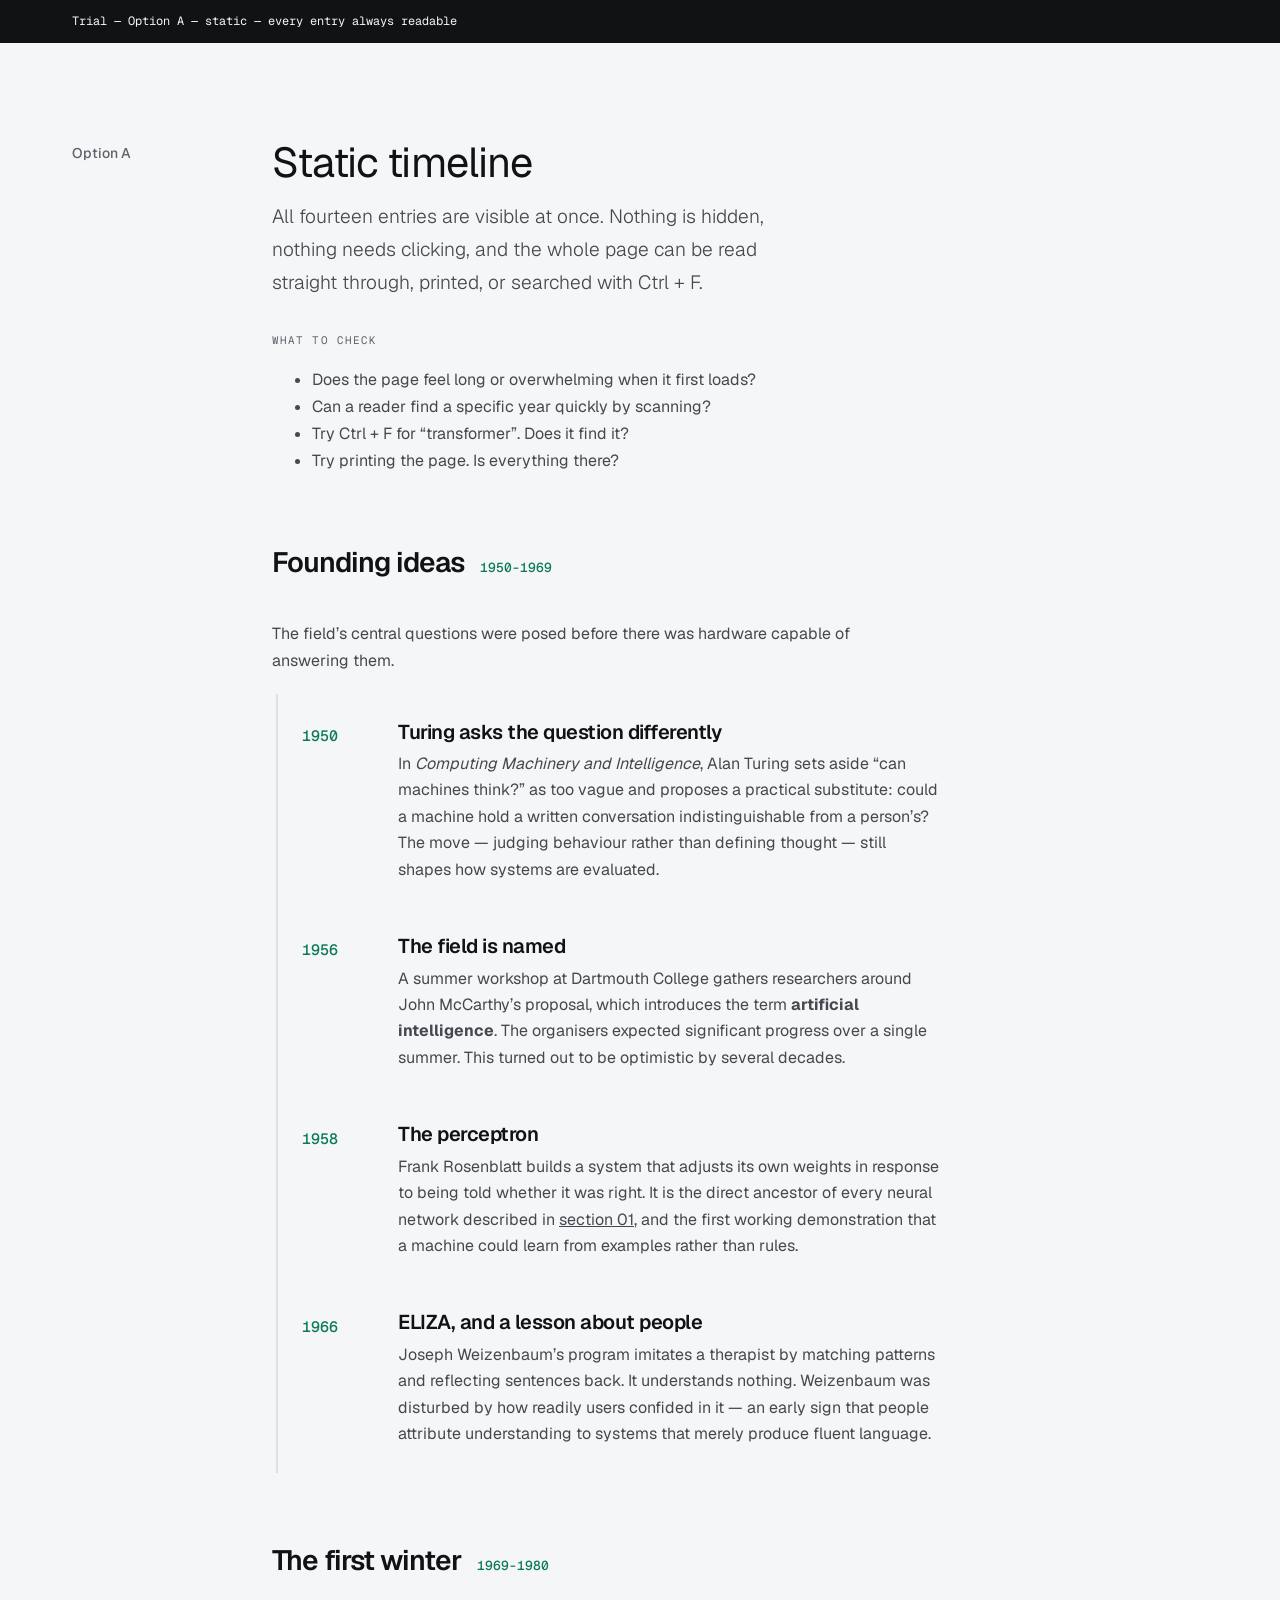
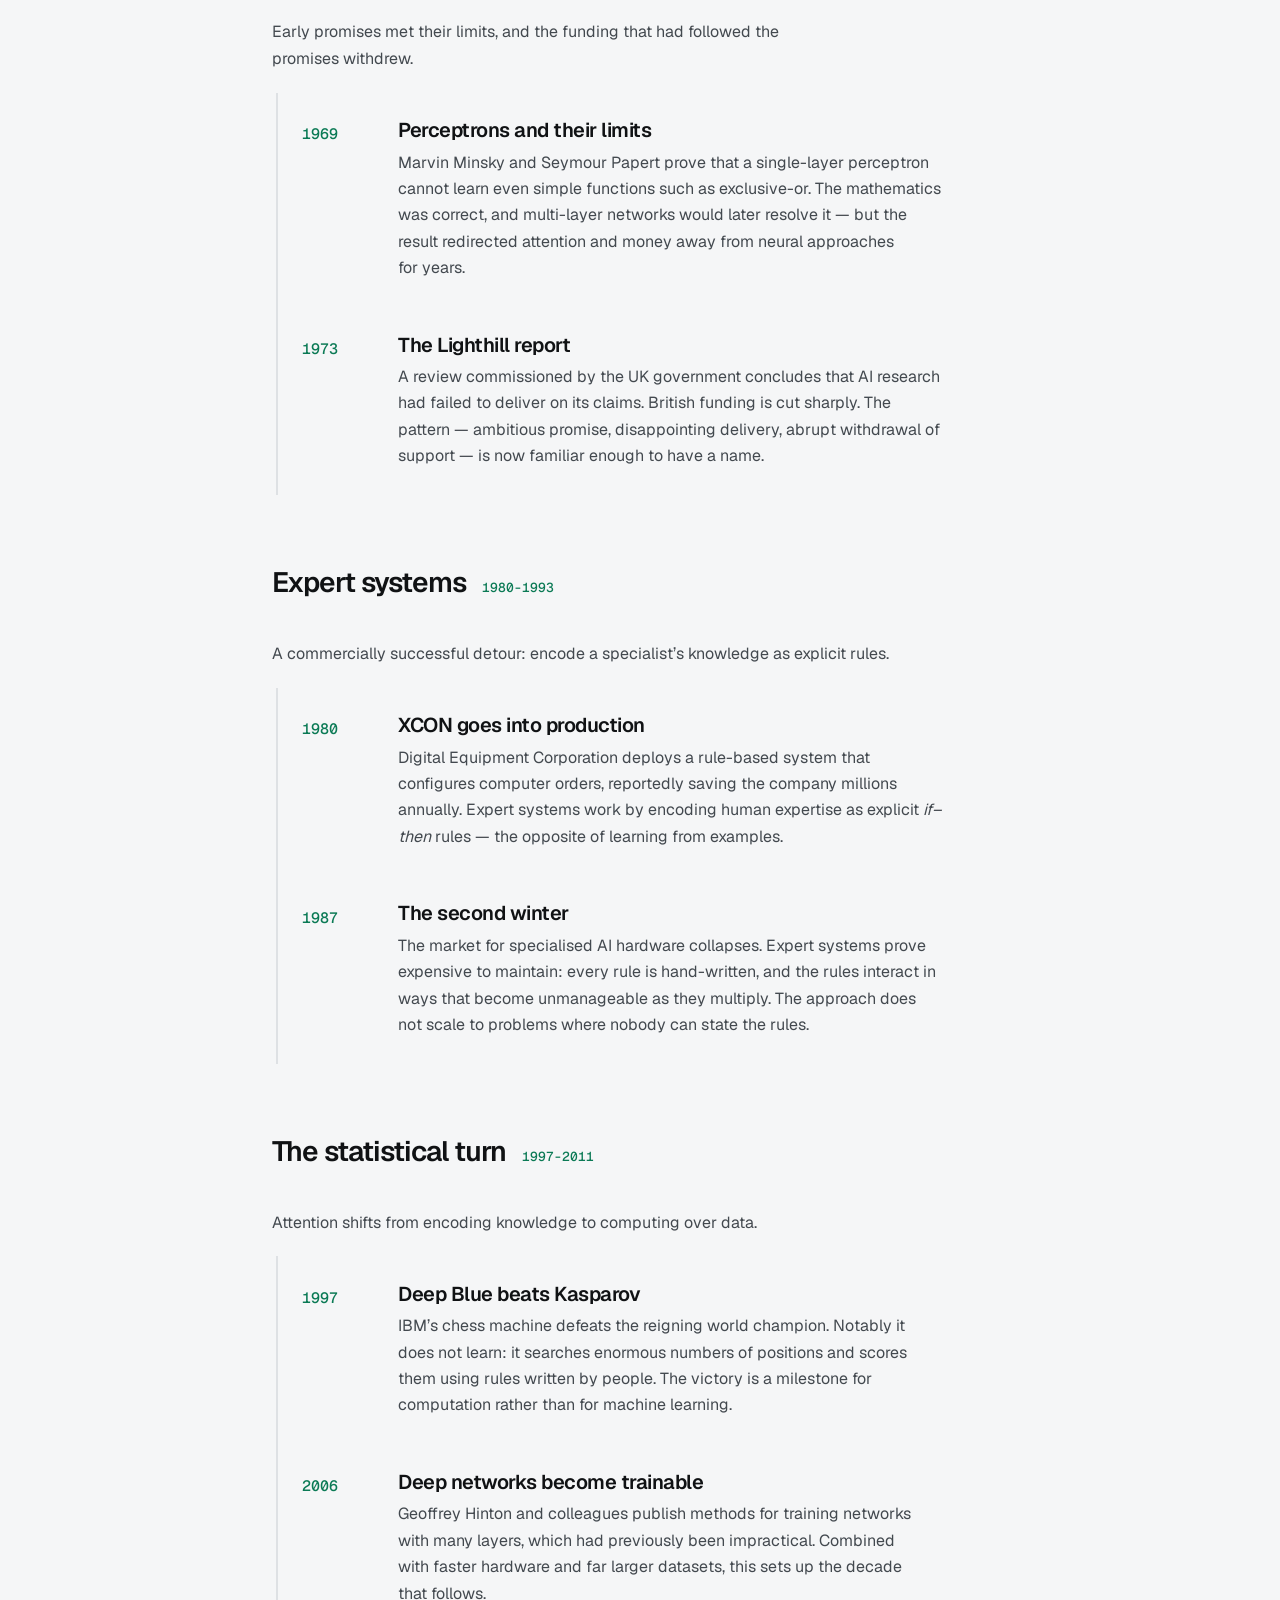
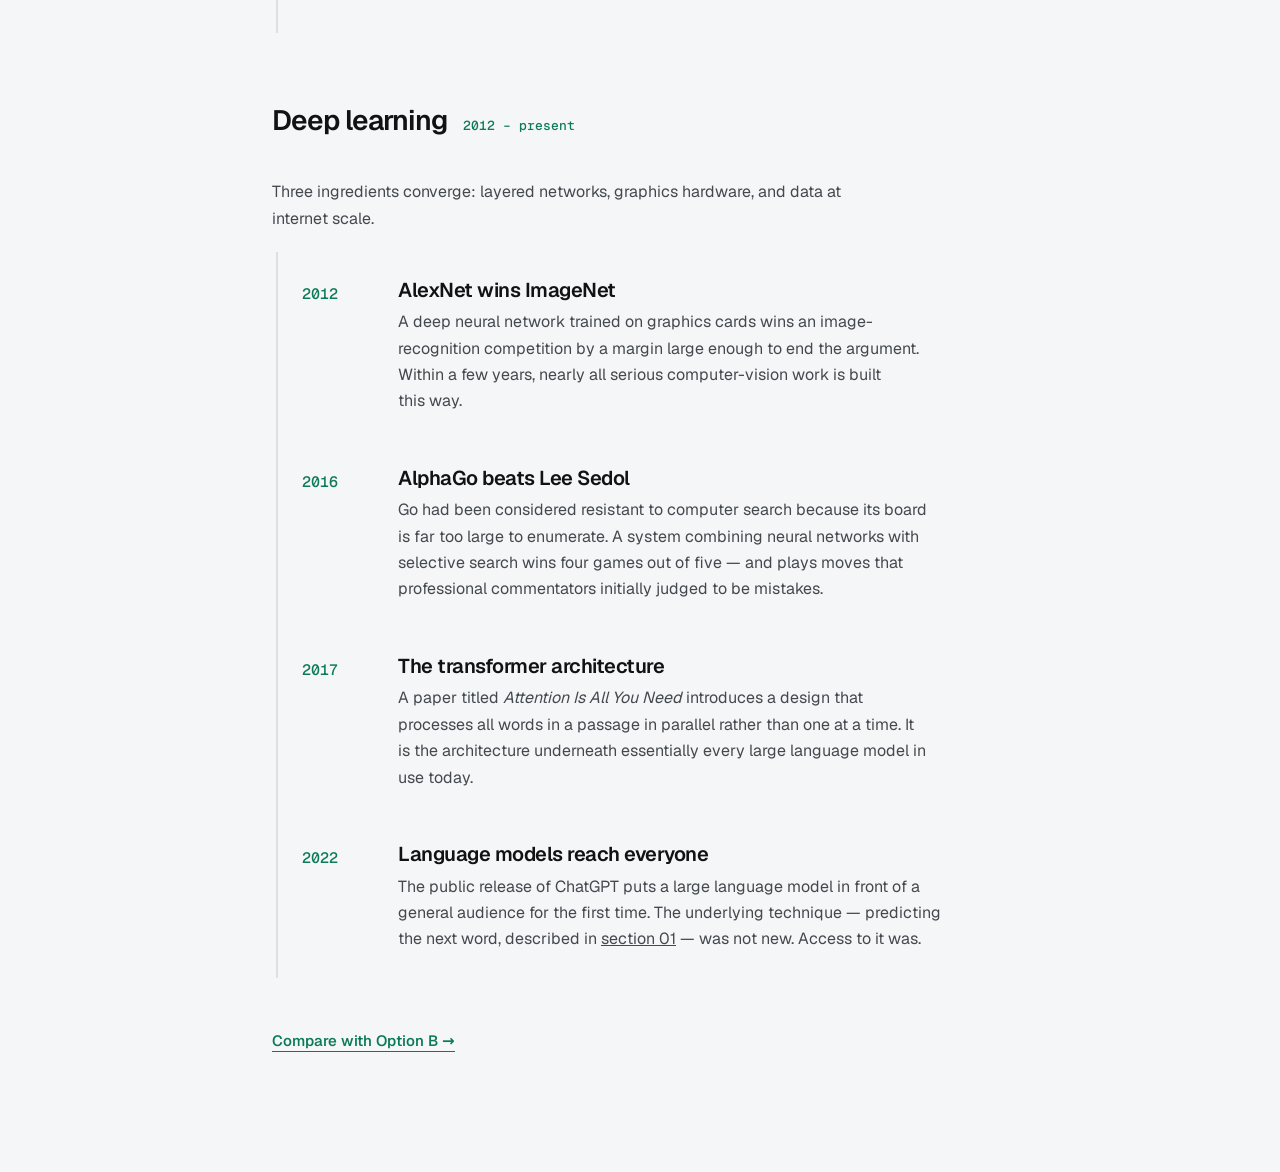
<file: trials/timeline-static.html>
<!DOCTYPE html>
<html lang="en">
<head>
  <meta charset="UTF-8">
  <meta name="viewport" content="width=device-width, initial-scale=1.0">
  <title>Timeline trial: Option A</title>
  <link rel="stylesheet" href="../css/style.css">
</head>
<body>

  <div class="trialbar"><div class="wrap">Trial &mdash; Option A &mdash; static &mdash; every entry always readable</div></div>

  <main class="wrap section">
    <div class="spread">
      <p class="margin-note">Option A</p>
      <div>
        <h1 style="font-size:2.6rem;font-weight:400;letter-spacing:-0.02em;margin-bottom:1rem">Static timeline</h1>
        <p class="lead" style="max-width:34rem;color:var(--ink-2);font-size:1.2rem;font-weight:300">All fourteen entries are visible at once. Nothing is hidden, nothing needs clicking, and the whole page can be read straight through, printed, or searched with Ctrl&nbsp;+&nbsp;F.</p>
        <div style="max-width:34rem;margin:2rem 0 3rem">
          <p style="font-family:var(--mono);font-size:0.68rem;letter-spacing:0.1em;text-transform:uppercase;color:var(--ink-3)">What to check</p>
          <ul style="font-size:1rem;color:var(--ink-2)"><li>Does the page feel long or overwhelming when it first loads?</li><li>Can a reader find a specific year quickly by scanning?</li><li>Try Ctrl&nbsp;+&nbsp;F for &ldquo;transformer&rdquo;. Does it find it?</li><li>Try printing the page. Is everything there?</li></ul>
        </div>
        <div class="era">
          <p class="era__label">Founding ideas<span class="era__span">1950-1969</span></p>
          <p class="era__note">The field&rsquo;s central questions were posed before there was hardware capable of answering them.</p>
        </div>
          <div class="event">
            <div class="event__year">1950</div>
            <div>
              <h3 class="event__title">Turing asks the question differently</h3>
              <p class="event__body">In <em>Computing Machinery and Intelligence</em>, Alan Turing sets aside &ldquo;can machines think?&rdquo; as too vague and proposes a practical substitute: could a machine hold a written conversation indistinguishable from a person&rsquo;s? The move &mdash; judging behaviour rather than defining thought &mdash; still shapes how systems are evaluated.</p>
            </div>
          </div>
          <div class="event">
            <div class="event__year">1956</div>
            <div>
              <h3 class="event__title">The field is named</h3>
              <p class="event__body">A summer workshop at Dartmouth College gathers researchers around John McCarthy&rsquo;s proposal, which introduces the term <strong>artificial intelligence</strong>. The organisers expected significant progress over a single summer. This turned out to be optimistic by several decades.</p>
            </div>
          </div>
          <div class="event">
            <div class="event__year">1958</div>
            <div>
              <h3 class="event__title">The perceptron</h3>
              <p class="event__body">Frank Rosenblatt builds a system that adjusts its own weights in response to being told whether it was right. It is the direct ancestor of every neural network described in <a href="../what-is-ai.html">section 01</a>, and the first working demonstration that a machine could learn from examples rather than rules.</p>
            </div>
          </div>
          <div class="event">
            <div class="event__year">1966</div>
            <div>
              <h3 class="event__title">ELIZA, and a lesson about people</h3>
              <p class="event__body">Joseph Weizenbaum&rsquo;s program imitates a therapist by matching patterns and reflecting sentences back. It understands nothing. Weizenbaum was disturbed by how readily users confided in it &mdash; an early sign that people attribute understanding to systems that merely produce fluent language.</p>
            </div>
          </div>
        <div class="era">
          <p class="era__label">The first winter<span class="era__span">1969-1980</span></p>
          <p class="era__note">Early promises met their limits, and the funding that had followed the promises withdrew.</p>
        </div>
          <div class="event">
            <div class="event__year">1969</div>
            <div>
              <h3 class="event__title">Perceptrons and their limits</h3>
              <p class="event__body">Marvin Minsky and Seymour Papert prove that a single-layer perceptron cannot learn even simple functions such as exclusive-or. The mathematics was correct, and multi-layer networks would later resolve it &mdash; but the result redirected attention and money away from neural approaches for years.</p>
            </div>
          </div>
          <div class="event">
            <div class="event__year">1973</div>
            <div>
              <h3 class="event__title">The Lighthill report</h3>
              <p class="event__body">A review commissioned by the UK government concludes that AI research had failed to deliver on its claims. British funding is cut sharply. The pattern &mdash; ambitious promise, disappointing delivery, abrupt withdrawal of support &mdash; is now familiar enough to have a name.</p>
            </div>
          </div>
        <div class="era">
          <p class="era__label">Expert systems<span class="era__span">1980-1993</span></p>
          <p class="era__note">A commercially successful detour: encode a specialist&rsquo;s knowledge as explicit rules.</p>
        </div>
          <div class="event">
            <div class="event__year">1980</div>
            <div>
              <h3 class="event__title">XCON goes into production</h3>
              <p class="event__body">Digital Equipment Corporation deploys a rule-based system that configures computer orders, reportedly saving the company millions annually. Expert systems work by encoding human expertise as explicit <em>if&ndash;then</em> rules &mdash; the opposite of learning from examples.</p>
            </div>
          </div>
          <div class="event">
            <div class="event__year">1987</div>
            <div>
              <h3 class="event__title">The second winter</h3>
              <p class="event__body">The market for specialised AI hardware collapses. Expert systems prove expensive to maintain: every rule is hand-written, and the rules interact in ways that become unmanageable as they multiply. The approach does not scale to problems where nobody can state the rules.</p>
            </div>
          </div>
        <div class="era">
          <p class="era__label">The statistical turn<span class="era__span">1997-2011</span></p>
          <p class="era__note">Attention shifts from encoding knowledge to computing over data.</p>
        </div>
          <div class="event">
            <div class="event__year">1997</div>
            <div>
              <h3 class="event__title">Deep Blue beats Kasparov</h3>
              <p class="event__body">IBM&rsquo;s chess machine defeats the reigning world champion. Notably it does not learn: it searches enormous numbers of positions and scores them using rules written by people. The victory is a milestone for computation rather than for machine learning.</p>
            </div>
          </div>
          <div class="event">
            <div class="event__year">2006</div>
            <div>
              <h3 class="event__title">Deep networks become trainable</h3>
              <p class="event__body">Geoffrey Hinton and colleagues publish methods for training networks with many layers, which had previously been impractical. Combined with faster hardware and far larger datasets, this sets up the decade that follows.</p>
            </div>
          </div>
        <div class="era">
          <p class="era__label">Deep learning<span class="era__span">2012 &ndash; present</span></p>
          <p class="era__note">Three ingredients converge: layered networks, graphics hardware, and data at internet scale.</p>
        </div>
          <div class="event">
            <div class="event__year">2012</div>
            <div>
              <h3 class="event__title">AlexNet wins ImageNet</h3>
              <p class="event__body">A deep neural network trained on graphics cards wins an image-recognition competition by a margin large enough to end the argument. Within a few years, nearly all serious computer-vision work is built this way.</p>
            </div>
          </div>
          <div class="event">
            <div class="event__year">2016</div>
            <div>
              <h3 class="event__title">AlphaGo beats Lee Sedol</h3>
              <p class="event__body">Go had been considered resistant to computer search because its board is far too large to enumerate. A system combining neural networks with selective search wins four games out of five &mdash; and plays moves that professional commentators initially judged to be mistakes.</p>
            </div>
          </div>
          <div class="event">
            <div class="event__year">2017</div>
            <div>
              <h3 class="event__title">The transformer architecture</h3>
              <p class="event__body">A paper titled <em>Attention Is All You Need</em> introduces a design that processes all words in a passage in parallel rather than one at a time. It is the architecture underneath essentially every large language model in use today.</p>
            </div>
          </div>
          <div class="event">
            <div class="event__year">2022</div>
            <div>
              <h3 class="event__title">Language models reach everyone</h3>
              <p class="event__body">The public release of ChatGPT puts a large language model in front of a general audience for the first time. The underlying technique &mdash; predicting the next word, described in <a href="../what-is-ai.html">section 01</a> &mdash; was not new. Access to it was.</p>
            </div>
          </div>
        <p style="margin-top:3rem"><a class="textlink" href="timeline-interactive.html">Compare with Option B &rarr;</a></p>
      </div>
    </div>
  </main>

</body>
</html>
</file>
<file: css/style.css>
/* ==========================================================================
   Understanding AI - Stylesheet
   AS91907 Digital Technologies 3.8

   DESIGN DIRECTION - Clean modern reading UI
   ------------------------------------------
   This site is mostly explanatory prose for students, so the interface has
   to disappear into the reading. The language is a cool neutral ground, one
   emerald accent, a single sans family (Geist) with a mono companion for
   numbers, soft but restrained corners, and images used as real content.

   Rules that follow:
     - Light and dark both designed. Follows the visitor's system setting.
     - One accent colour. It marks state, links and the primary action only.
     - One shape system: 20px for media and large surfaces, 12px for small
       surfaces, full pill for anything you press (buttons, nav, filters).
     - Motion carries meaning: page-load hierarchy, hover feedback, press
       feedback and a reading-progress bar. Nothing loops. All of it stops
       under prefers-reduced-motion.
     - No gradients as decoration, no glows. The only gradient is the scrim
       that keeps white text readable over a photograph.

   All colour pairings verified against WCAG 2.1 AA in both modes - see
   docs/style-guide.md and docs/check-contrast.py.
   ========================================================================== */

/* --------------------------------------------------------------------------
   0. Fonts - self-hosted
   Served from this site rather than Google Fonts, so no visitor's IP address
   is sent to a third party and the typography works offline. Both are
   variable fonts, so one file per subset covers every weight. Latin Extended
   carries the macron vowels (a e i o u with macrons) used in te reo Maori;
   the browser only downloads it when a page uses one of those characters.
   Licensed under the SIL Open Font License 1.1 (see /fonts).
   -------------------------------------------------------------------------- */
@font-face {
  font-family: "Geist";
  font-style: normal;
  font-weight: 100 900;
  font-display: swap;
  src: url("../fonts/geist-latin-ext.woff2") format("woff2");
  unicode-range: U+0100-02BA, U+02BD-02C5, U+02C7-02CC, U+02CE-02D7, U+02DD-02FF, U+0304, U+0308, U+0329, U+1D00-1DBF, U+1E00-1E9F, U+1EF2-1EFF, U+2020, U+20A0-20AB, U+20AD-20C0, U+2113, U+2C60-2C7F, U+A720-A7FF;
}
@font-face {
  font-family: "Geist";
  font-style: normal;
  font-weight: 100 900;
  font-display: swap;
  src: url("../fonts/geist-latin.woff2") format("woff2");
  unicode-range: U+0000-00FF, U+0131, U+0152-0153, U+02BB-02BC, U+02C6, U+02DA, U+02DC, U+0304, U+0308, U+0329, U+2000-206F, U+20AC, U+2122, U+2191, U+2193, U+2212, U+2215, U+FEFF, U+FFFD;
}
@font-face {
  font-family: "Geist Mono";
  font-style: normal;
  font-weight: 100 900;
  font-display: swap;
  src: url("../fonts/geist-mono-latin-ext.woff2") format("woff2");
  unicode-range: U+0100-02BA, U+02BD-02C5, U+02C7-02CC, U+02CE-02D7, U+02DD-02FF, U+0304, U+0308, U+0329, U+1D00-1DBF, U+1E00-1E9F, U+1EF2-1EFF, U+2020, U+20A0-20AB, U+20AD-20C0, U+2113, U+2C60-2C7F, U+A720-A7FF;
}
@font-face {
  font-family: "Geist Mono";
  font-style: normal;
  font-weight: 100 900;
  font-display: swap;
  src: url("../fonts/geist-mono-latin.woff2") format("woff2");
  unicode-range: U+0000-00FF, U+0131, U+0152-0153, U+02BB-02BC, U+02C6, U+02DA, U+02DC, U+0304, U+0308, U+0329, U+2000-206F, U+20AC, U+2122, U+2191, U+2193, U+2212, U+2215, U+FEFF, U+FFFD;
}

/* --------------------------------------------------------------------------
   1. Design tokens
   -------------------------------------------------------------------------- */
:root {
  color-scheme: light dark;

  /* Ground and surfaces */
  --bg:         #F5F6F7;
  --surface:    #FBFBFC;   /* raised surfaces: cards, header */
  --surface-2:  #ECEEF0;   /* tinted surfaces: asides, tracks */

  /* Ink - three levels only, so hierarchy stays legible */
  --ink:        #101214;   /* 17.35:1 on bg */
  --ink-2:      #43494F;   /*  8.42:1 on bg */
  --ink-3:      #5B636B;   /*  5.64:1 on bg, 5.25:1 on surface-2 */

  /* One accent */
  --accent:     #0B7A55;   /*  4.94:1 on bg */
  --accent-ink: #F5F6F7;   /* text placed on the accent, 4.94:1 */
  --accent-soft:#DDF0E8;   /* quiet tint of the accent for large surfaces */
  --on-soft:    #0A5B40;   /* text on accent-soft */

  /* Lines */
  --line:       #DEE1E4;
  --line-2:     #C5CAD0;

  /* Shadows are tinted to the ground, never pure black */
  --shadow: 0 1px 2px rgb(16 18 20 / .05), 0 12px 32px -12px rgb(16 18 20 / .14);

  /* Type */
  --sans: "Geist", ui-sans-serif, system-ui, -apple-system, "Segoe UI", Roboto, sans-serif;
  --mono: "Geist Mono", ui-monospace, "SFMono-Regular", Menlo, Consolas, monospace;

  /* Shape system */
  --r-lg:   20px;
  --r-md:   12px;
  --r-pill: 999px;

  /* Measure and rhythm */
  --measure: 40rem;
  --bay:     6rem;     /* space between major sections */
  --ease:    cubic-bezier(.16, 1, .3, 1);

  /* The only z-index layers: header, then skip link */
  --z-header: 50;
  --z-skip:   100;
}

@media (prefers-color-scheme: dark) {
  :root:not([data-theme="light"]) {
    --bg:         #0D0F11;
    --surface:    #14171A;
    --surface-2:  #1B1F23;
    --ink:        #ECEEEF;   /* 16.5:1 on bg */
    --ink-2:      #B4BAC0;   /*  9.81:1 */
    --ink-3:      #8D959D;   /*  6.33:1, 5.46:1 on surface-2 */
    --accent:     #4FD6A3;   /* 10.5:1 */
    --accent-ink: #07120E;   /* 10.42:1 on accent */
    --accent-soft:#12261F;
    --on-soft:    #7BE3BC;
    --line:       #262B30;
    --line-2:     #3A4148;
    --shadow: 0 1px 2px rgb(0 0 0 / .4), 0 12px 32px -12px rgb(0 0 0 / .6);
  }
}

/* --------------------------------------------------------------------------
   2. Base
   -------------------------------------------------------------------------- */
*, *::before, *::after { box-sizing: border-box; }

html {
  -webkit-text-size-adjust: 100%;
  scroll-padding-top: 5.5rem;
}

body {
  margin: 0;
  background: var(--bg);
  color: var(--ink);
  font-family: var(--sans);
  font-size: 1.0625rem;
  line-height: 1.7;
  font-weight: 400;
  -webkit-font-smoothing: antialiased;
  text-rendering: optimizeLegibility;
}

p {
  margin: 0 0 1.2em;
  max-width: var(--measure);
  text-wrap: pretty;
}

h1, h2, h3 {
  font-weight: 600;
  line-height: 1.12;
  letter-spacing: -0.03em;
  text-wrap: balance;
  margin: 0;
}

a { color: inherit; }

img { max-width: 100%; height: auto; display: block; }

hr {
  height: 0;
  margin: 2.5rem 0;
  border: 0;
  border-top: 1px solid var(--line);
  max-width: var(--measure);
}

::selection { background: var(--accent); color: var(--accent-ink); }

:focus-visible {
  outline: 2px solid var(--accent);
  outline-offset: 3px;
  border-radius: 4px;
}

.skip-link {
  position: absolute;
  left: -9999px;
  z-index: var(--z-skip);
  padding: 0.7rem 1.1rem;
  border-radius: var(--r-pill);
  background: var(--ink);
  color: var(--bg);
  font-size: 0.875rem;
  font-weight: 500;
  text-decoration: none;
}
.skip-link:focus { left: 1rem; top: 1rem; }

/* Available to screen readers, hidden visually. */
.visually-hidden {
  position: absolute;
  width: 1px;
  height: 1px;
  margin: -1px;
  padding: 0;
  overflow: hidden;
  clip: rect(0 0 0 0);
  clip-path: inset(50%);
  white-space: nowrap;
  border: 0;
}

/* --------------------------------------------------------------------------
   3. Layout
   -------------------------------------------------------------------------- */
.wrap {
  width: 100%;
  max-width: 74rem;
  margin-inline: auto;
  padding-inline: 1.5rem;
}

/* Two columns: a sticky label rail and the content. On a long page the rail
   keeps the reader oriented; it is not decoration. */
.spread {
  display: grid;
  grid-template-columns: 9rem minmax(0, 1fr);
  gap: 0 3.5rem;
}
@media (max-width: 800px) {
  .spread { grid-template-columns: minmax(0, 1fr); gap: 0.5rem; }
}

.margin-note {
  position: sticky;
  top: 5.5rem;
  align-self: start;
  margin: 0;
  padding-top: 0.35rem;
  font-size: 0.875rem;
  font-weight: 500;
  line-height: 1.4;
  color: var(--ink-3);
}
@media (max-width: 800px) {
  .margin-note { position: static; padding-top: 0; }
}

.section { padding-block: var(--bay); }
.section--band {
  background: var(--surface);
  border-block: 1px solid var(--line);
}

/* --------------------------------------------------------------------------
   4. Reading progress
   A thin bar tied to scroll position. It answers "how far through am I?"
   on long pages. Only where scroll-driven animation is supported.
   -------------------------------------------------------------------------- */
@supports (animation-timeline: scroll()) {
  @media (prefers-reduced-motion: no-preference) {
    body::before {
      content: "";
      position: fixed;
      inset: 0 0 auto 0;
      height: 3px;
      background: var(--accent);
      transform-origin: 0 50%;
      transform: scaleX(0);
      z-index: var(--z-header);
      pointer-events: none;
      animation: progress linear both;
      animation-timeline: scroll(root block);
    }
  }
}
@keyframes progress { to { transform: scaleX(1); } }

/* --------------------------------------------------------------------------
   5. Header and navigation
   -------------------------------------------------------------------------- */
.masthead {
  position: sticky;
  top: 0;
  z-index: var(--z-header);
  background: color-mix(in srgb, var(--bg) 82%, transparent);
  -webkit-backdrop-filter: blur(14px) saturate(160%);
  backdrop-filter: blur(14px) saturate(160%);
  border-bottom: 1px solid var(--line);
}
@media (prefers-reduced-transparency: reduce) {
  .masthead { background: var(--bg); -webkit-backdrop-filter: none; backdrop-filter: none; }
}
.masthead__rule { display: none; }

.masthead__inner {
  display: flex;
  align-items: center;
  justify-content: space-between;
  gap: 1.5rem;
  min-height: 4rem;
}

.wordmark {
  font-size: 1.0625rem;
  font-weight: 650;
  letter-spacing: -0.03em;
  text-decoration: none;
  white-space: nowrap;
}

.nav__list {
  display: flex;
  align-items: center;
  gap: 0.15rem;
  margin: 0;
  padding: 0;
  list-style: none;
}

.nav__link {
  display: block;
  padding: 0.4rem 0.8rem;
  border-radius: var(--r-pill);
  font-size: 0.875rem;
  font-weight: 500;
  color: var(--ink-2);
  text-decoration: none;
  white-space: nowrap;
  transition: color .2s var(--ease), background-color .2s var(--ease);
}
.nav__link:hover { color: var(--ink); background: var(--surface-2); }
.nav__link[aria-current="page"] {
  color: var(--on-soft);
  background: var(--accent-soft);
}

.nav__toggle {
  display: none;
  min-height: 44px;
  min-width: 44px;
  padding: 0 1rem;
  border: 1px solid var(--line-2);
  border-radius: var(--r-pill);
  background: var(--surface);
  color: var(--ink);
  font-family: inherit;
  font-size: 0.875rem;
  font-weight: 500;
  cursor: pointer;
}
.nav__toggle:active { transform: scale(.97); }

@media (max-width: 960px) {
  .nav__toggle { display: block; }
  .nav { position: absolute; inset: 100% 0 auto 0; }
  .nav__list {
    display: none;
    flex-direction: column;
    align-items: stretch;
    gap: 0;
    padding: 0.5rem 1.5rem 1rem;
    background: var(--bg);
    border-bottom: 1px solid var(--line);
  }
  .nav__list.is-open { display: flex; }
  .nav__link {
    padding: 0.85rem 0.25rem;
    border-radius: 0;
    border-bottom: 1px solid var(--line);
    font-size: 1rem;
    background: none;
  }
  .nav__link:hover { background: none; }
  .nav__link[aria-current="page"] { background: none; color: var(--accent); }
  .masthead__inner { position: relative; }
}

/* --------------------------------------------------------------------------
   6. Home hero
   Asymmetric split: the message on the left, two photographs on the right.
   The photographs are real content (Turing, a Waymo vehicle), not texture.
   -------------------------------------------------------------------------- */
.hero {
  display: grid;
  grid-template-columns: minmax(0, 1.05fr) minmax(0, .95fr);
  gap: 3.5rem;
  align-items: center;
  padding-block: 4rem 5rem;
}

.hero__title {
  font-size: clamp(2.5rem, 5.4vw, 4.5rem);
  font-weight: 650;
  line-height: 1.03;
  letter-spacing: -0.045em;
  max-width: 13ch;
}
.hero__title em {
  font-style: normal;
  color: var(--accent);
}

.hero__sub {
  margin: 1.5rem 0 0;
  max-width: 30rem;
  font-size: 1.25rem;
  line-height: 1.5;
  color: var(--ink-2);
}

.actions {
  display: flex;
  flex-wrap: wrap;
  gap: 0.75rem;
  align-items: center;
  margin-top: 2.25rem;
}

.hero__media {
  position: relative;
  min-height: 30rem;
}
.hero__photo {
  position: absolute;
  margin: 0;
  overflow: hidden;
  border-radius: var(--r-lg);
  background: var(--surface-2);
  box-shadow: var(--shadow);
}
.hero__photo img { width: 100%; height: 100%; object-fit: cover; }
.hero__photo--a { inset: 0 24% 14% 0; }
.hero__photo--b { inset: 38% 0 0 34%; border: 6px solid var(--bg); }

.hero__credit {
  grid-column: 1 / -1;
  margin: -1.5rem 0 0;
  font-size: 0.8125rem;
  color: var(--ink-3);
}
.hero__credit a { color: inherit; }

@media (max-width: 860px) {
  .hero { grid-template-columns: 1fr; gap: 2.5rem; padding-block: 2.5rem 3.5rem; }
  .hero__media { min-height: 0; aspect-ratio: 5 / 4; }
  .hero__credit { margin: -1rem 0 0; }
}

/* Page-load entrance: transform only, in order of importance, so the text
   is readable from the first frame and the photographs settle in after it. */
@media (prefers-reduced-motion: no-preference) {
  .hero__title, .hero__sub, .hero .actions { animation: rise .8s var(--ease) both; }
  .hero__sub { animation-delay: .08s; }
  .hero .actions { animation-delay: .16s; }
  .hero__photo--a { animation: rise 1s var(--ease) .1s both; }
  .hero__photo--b { animation: rise 1s var(--ease) .25s both; }
}
@keyframes rise {
  from { transform: translateY(18px); }
  to   { transform: none; }
}

/* --------------------------------------------------------------------------
   7. Contents - a bento of exactly four cells
   Two cells carry photographs, one a tint of the accent, one the inverted
   ink, so the grid has visual rhythm rather than four identical boxes.
   -------------------------------------------------------------------------- */
.bento {
  display: grid;
  grid-template-columns: repeat(6, minmax(0, 1fr));
  grid-auto-rows: minmax(17rem, auto);
  gap: 1rem;
}
.tile:nth-child(1) { grid-column: span 4; }
.tile:nth-child(2) { grid-column: span 2; }
.tile:nth-child(3) { grid-column: span 2; }
.tile:nth-child(4) { grid-column: span 4; }

.tile {
  position: relative;
  isolation: isolate;
  display: flex;
  flex-direction: column;
  justify-content: flex-end;
  padding: 1.75rem;
  overflow: hidden;
  border-radius: var(--r-lg);
  background: var(--surface-2);
  color: var(--ink);
  text-decoration: none;
  transition: transform .5s var(--ease), box-shadow .5s var(--ease);
}
.tile:hover { transform: translateY(-3px); box-shadow: var(--shadow); }
.tile:active { transform: translateY(0) scale(.99); }

.tile__img {
  position: absolute;
  inset: 0;
  z-index: -2;
  width: 100%;
  height: 100%;
  object-fit: cover;
  transition: transform .8s var(--ease);
}
.tile:hover .tile__img { transform: scale(1.04); }

/* The scrim is the one gradient on the site: it exists so white text over a
   photograph stays above 4.5:1. */
.tile--photo { color: #F5F6F7; }
.tile--photo::before {
  content: "";
  position: absolute;
  inset: 0;
  z-index: -1;
  background: linear-gradient(to top, rgb(8 10 12 / .86) 8%, rgb(8 10 12 / .5) 48%, rgb(8 10 12 / .12));
}
.tile--soft  { background: var(--accent-soft); color: var(--on-soft); }
.tile--ink   { background: var(--ink); color: var(--bg); }

.tile__num {
  position: absolute;
  top: 1.5rem;
  left: 1.75rem;
  font-family: var(--mono);
  font-size: 0.8125rem;
  font-weight: 500;
  opacity: .85;
}
.tile__title {
  font-size: 1.75rem;
  font-weight: 600;
  letter-spacing: -0.035em;
  line-height: 1.1;
}
.tile__blurb {
  margin: 0.6rem 0 0;
  max-width: 28rem;
  font-size: 0.975rem;
  line-height: 1.5;
  opacity: .92;
}
.tile__mark {
  position: absolute;
  top: 1.5rem;
  right: 1.75rem;
  font-size: 1.25rem;
  transition: transform .4s var(--ease);
}
.tile:hover .tile__mark { transform: translate(3px, -3px); }

.bento-head { margin-bottom: 2rem; }
.bento-head h2 { font-size: clamp(1.75rem, 3vw, 2.25rem); }

@media (max-width: 800px) {
  .bento { grid-template-columns: 1fr; grid-auto-rows: minmax(15rem, auto); }
  .tile:nth-child(n) { grid-column: auto; }
}

/* --------------------------------------------------------------------------
   8. Prose
   -------------------------------------------------------------------------- */
.prose > * { max-width: var(--measure); }

.prose h2 {
  margin: 3.5rem 0 1rem;
  font-size: clamp(1.5rem, 2.6vw, 1.875rem);
  font-weight: 600;
}
.prose h2:first-child { margin-top: 0; }

.prose h3 {
  margin: 2.5rem 0 0.7rem;
  font-size: 1.25rem;
  font-weight: 600;
  letter-spacing: -0.02em;
}

.prose a {
  color: var(--accent);
  text-decoration: underline;
  text-underline-offset: 0.2em;
  text-decoration-thickness: 1px;
  transition: text-decoration-thickness .15s;
}
.prose a:hover { text-decoration-thickness: 2px; }

.prose strong { font-weight: 600; }

.prose ul, .prose ol {
  max-width: var(--measure);
  margin: 0 0 1.2em;
  padding-left: 1.3rem;
}
.prose li { margin-bottom: 0.5rem; }
.prose li::marker { color: var(--ink-3); }

.prose .lead {
  font-size: 1.3125rem;
  line-height: 1.55;
  letter-spacing: -0.01em;
  color: var(--ink-2);
  margin-bottom: 1.8rem;
}

.pullquote {
  max-width: 34rem;
  margin: 2.75rem 0;
  font-size: clamp(1.4rem, 2.6vw, 1.75rem);
  line-height: 1.3;
  font-weight: 550;
  letter-spacing: -0.03em;
  color: var(--ink);
  text-wrap: balance;
}

.sidenote {
  max-width: var(--measure);
  margin: 2.5rem 0;
  padding: 1.4rem 1.6rem;
  background: var(--surface-2);
  border-radius: var(--r-lg);
  font-size: 0.975rem;
  line-height: 1.6;
  color: var(--ink-2);
}
.sidenote p { max-width: none; margin-bottom: 0.7rem; }
.sidenote p:last-child { margin-bottom: 0; }
.sidenote__label {
  display: block;
  margin-bottom: 0.6rem;
  font-size: 0.9375rem;
  font-weight: 600;
  letter-spacing: -0.01em;
  color: var(--ink);
}

.term {
  font-style: normal;
  font-weight: 550;
  background: var(--accent-soft);
  color: var(--on-soft);
  padding: 0.05em 0.35em;
  border-radius: 6px;
}

/* --------------------------------------------------------------------------
   9. Data table
   -------------------------------------------------------------------------- */
.table-scroll {
  overflow-x: auto;
  margin: 2rem 0;
  border: 1px solid var(--line);
  border-radius: var(--r-lg);
  background: var(--surface);
}

table {
  width: 100%;
  border-collapse: collapse;
  font-size: 0.95rem;
}
th, td {
  padding: 0.9rem 1.1rem;
  text-align: left;
  vertical-align: top;
}
tbody tr + tr td { border-top: 1px solid var(--line); }
th {
  font-size: 0.8125rem;
  font-weight: 600;
  color: var(--ink-3);
  background: var(--surface-2);
}

/* --------------------------------------------------------------------------
   10. Buttons and links
   Everything you press is a pill. The press itself moves 1px, so the
   interface answers the click.
   -------------------------------------------------------------------------- */
.btn {
  display: inline-flex;
  align-items: center;
  gap: 0.5rem;
  padding: 0.8rem 1.4rem;
  border: 1px solid var(--line-2);
  border-radius: var(--r-pill);
  background: var(--surface);
  color: var(--ink);
  font-family: inherit;
  font-size: 0.9375rem;
  font-weight: 550;
  line-height: 1.2;
  text-decoration: none;
  white-space: nowrap;
  cursor: pointer;
  transition: background-color .2s var(--ease), border-color .2s var(--ease), transform .2s var(--ease);
}
.btn:hover { border-color: var(--ink); }
.btn:active { transform: translateY(1px) scale(.985); }

.btn--accent {
  background: var(--accent);
  border-color: var(--accent);
  color: var(--accent-ink);
}
.btn--accent:hover { background: var(--accent); border-color: var(--accent); filter: brightness(1.08); }

.textlink {
  font-size: 0.9375rem;
  font-weight: 550;
  color: var(--accent);
  text-decoration: none;
  border-bottom: 1px solid currentColor;
  padding-bottom: 1px;
}
.textlink:hover { border-bottom-width: 2px; }

/* --------------------------------------------------------------------------
   11. Page head (interior pages)
   -------------------------------------------------------------------------- */
.pagehead { padding-block: 4.5rem 1rem; }
.pagehead__num {
  margin: 0 0 1rem;
  font-family: var(--mono);
  font-size: 0.8125rem;
  font-weight: 500;
  color: var(--accent);
}
.pagehead__title {
  font-size: clamp(2.5rem, 6.4vw, 4.75rem);
  font-weight: 650;
  line-height: 1.02;
  letter-spacing: -0.045em;
  max-width: 16ch;
}

.status {
  display: inline-block;
  margin-left: 0.6rem;
  padding: 0.15rem 0.6rem;
  border: 1px solid var(--line-2);
  border-radius: var(--r-pill);
  font-size: 0.75rem;
  font-weight: 500;
  color: var(--ink-3);
  vertical-align: 0.3em;
}

/* --------------------------------------------------------------------------
   12. Next-page link
   -------------------------------------------------------------------------- */
.readnext {
  display: block;
  margin-top: var(--bay);
  padding: 1.75rem 1.9rem;
  max-width: var(--measure);
  border: 1px solid var(--line);
  border-radius: var(--r-lg);
  background: var(--surface);
  text-decoration: none;
  color: inherit;
  transition: transform .5s var(--ease), box-shadow .5s var(--ease), border-color .3s;
}
.readnext:hover { transform: translateY(-3px); box-shadow: var(--shadow); border-color: var(--line-2); }
.readnext:active { transform: scale(.99); }
.readnext__label {
  display: block;
  font-size: 0.875rem;
  font-weight: 500;
  color: var(--ink-3);
}
.readnext__title {
  display: block;
  margin-top: 0.3rem;
  font-size: 1.75rem;
  font-weight: 600;
  letter-spacing: -0.035em;
}
.readnext:hover .readnext__title { color: var(--accent); }

/* --------------------------------------------------------------------------
   13. Footer
   -------------------------------------------------------------------------- */
.colophon {
  padding-block: 3.5rem 2.25rem;
  background: var(--surface);
  border-top: 1px solid var(--line);
}

.colophon__grid {
  display: grid;
  grid-template-columns: 1.6fr 1fr 1fr;
  gap: 2.5rem;
}
@media (max-width: 760px) {
  .colophon__grid { grid-template-columns: 1fr 1fr; }
  .colophon__about { grid-column: 1 / -1; }
}

.colophon__about p {
  max-width: 26rem;
  margin: 0;
  font-size: 0.95rem;
  line-height: 1.6;
  color: var(--ink-2);
}

.colophon__heading {
  margin: 0 0 0.9rem;
  font-size: 0.9375rem;
  font-weight: 600;
  letter-spacing: -0.01em;
}

.colophon__list { margin: 0; padding: 0; list-style: none; }
.colophon__list li { margin-bottom: 0.5rem; }
.colophon__list a {
  font-size: 0.95rem;
  color: var(--ink-2);
  text-decoration: none;
}
.colophon__list a:hover { color: var(--accent); text-decoration: underline; text-underline-offset: 0.2em; }

.colophon__foot {
  display: flex;
  flex-wrap: wrap;
  justify-content: space-between;
  gap: 0.6rem 2rem;
  margin-top: 3rem;
  padding-top: 1.25rem;
  border-top: 1px solid var(--line);
  font-size: 0.8125rem;
  color: var(--ink-3);
}

/* --------------------------------------------------------------------------
   14. Timeline
   A single continuous rule runs down the left of each era and the entries
   hang from it. That gives the reader the shape of the history without a
   hairline under every row.
   -------------------------------------------------------------------------- */
.era {
  margin-top: 4rem;
}
.era:first-of-type { margin-top: 0; }

.era__label {
  display: flex;
  flex-wrap: wrap;
  align-items: baseline;
  gap: 0.5rem 1rem;
  font-size: clamp(1.4rem, 2.4vw, 1.75rem);
  font-weight: 600;
  letter-spacing: -0.035em;
}
.era__span {
  font-family: var(--mono);
  font-size: 0.8125rem;
  font-weight: 500;
  letter-spacing: 0;
  color: var(--accent);
}
.era__note {
  margin: 0.6rem 0 0;
  max-width: var(--measure);
  font-size: 1rem;
  color: var(--ink-2);
}

/* Entries sit under their era; the left rule is drawn per entry so it stays
   continuous without needing a wrapper element in the markup. */
.event {
  display: grid;
  grid-template-columns: 4.5rem minmax(0, 1fr);
  gap: 0 1.5rem;
  padding: 1.6rem 0 1.6rem 1.5rem;
  margin-left: 0.25rem;
  border-left: 2px solid var(--line);
}
.era + .event { margin-top: 1.25rem; }

.event__year {
  padding-top: 0.2rem;
  font-family: var(--mono);
  font-size: 0.9375rem;
  font-weight: 500;
  color: var(--accent);
}

.event__title {
  margin: 0 0 0.4rem;
  font-size: 1.25rem;
  font-weight: 600;
  letter-spacing: -0.025em;
  line-height: 1.25;
}

.event__body {
  margin: 0;
  max-width: 34rem;
  font-size: 1rem;
  line-height: 1.65;
  color: var(--ink-2);
}

@media (max-width: 620px) {
  .event { grid-template-columns: 1fr; gap: 0.3rem; padding-left: 1.1rem; }
  .event__year { padding-top: 0; }
}

/* --- Interactive variant (trial B) --------------------------------------
   Entries collapse to a headline and expand on click. A real <button>, so
   it is keyboard operable and announced correctly. */
.event--toggle { padding: 0 0 0 0.25rem; }

.event__button {
  display: grid;
  grid-template-columns: 4.5rem minmax(0, 1fr) 1.5rem;
  gap: 0 1.5rem;
  width: 100%;
  padding: 1.4rem 0.5rem 1.4rem 1.25rem;
  background: none;
  border: 0;
  border-radius: var(--r-md);
  text-align: left;
  font: inherit;
  color: inherit;
  cursor: pointer;
  transition: background-color .2s var(--ease);
}
.event__button:hover { background: var(--surface-2); }

.event__sign {
  justify-self: end;
  align-self: start;
  padding-top: 0.1rem;
  font-family: var(--mono);
  font-size: 1.1rem;
  color: var(--ink-3);
}
.event__button[aria-expanded="true"] .event__sign { color: var(--accent); }

.event__panel { padding: 0 0 1.5rem 7.25rem; }
.event__panel[hidden] { display: none; }

@media (max-width: 620px) {
  .event__button { grid-template-columns: 1fr 1.5rem; }
  .event__panel { padding-left: 1.25rem; }
}

.filters {
  display: flex;
  flex-wrap: wrap;
  gap: 0.5rem;
  margin-bottom: 2.5rem;
}
.filter {
  padding: 0.5rem 1rem;
  background: var(--surface);
  border: 1px solid var(--line-2);
  border-radius: var(--r-pill);
  color: var(--ink-2);
  font-family: inherit;
  font-size: 0.875rem;
  font-weight: 500;
  cursor: pointer;
  transition: background-color .2s var(--ease), color .2s var(--ease), transform .2s var(--ease);
}
.filter:hover { border-color: var(--ink); color: var(--ink); }
.filter:active { transform: scale(.97); }
.filter[aria-pressed="true"] {
  background: var(--ink);
  border-color: var(--ink);
  color: var(--bg);
}

.trialbar {
  padding: 0.7rem 0;
  background: var(--ink);
  color: var(--bg);
  font-family: var(--mono);
  font-size: 0.75rem;
}

/* --------------------------------------------------------------------------
   15. Glossary
   A definition list shown as a two-column grid of soft cards. Each term
   is the heading of its own definition, which is what <dl> expresses.
   -------------------------------------------------------------------------- */
.glossary {
  display: grid;
  grid-template-columns: repeat(2, minmax(0, 1fr));
  gap: 1rem;
  margin: 0;
}

.glossary__entry {
  display: flex;
  flex-direction: column;
  gap: 0.6rem;
  padding: 1.5rem 1.6rem;
  border: 1px solid var(--line);
  border-radius: var(--r-lg);
  background: var(--surface);
  transition: border-color .3s, transform .5s var(--ease);
}
.glossary__entry:hover { border-color: var(--line-2); transform: translateY(-2px); }
/* The :target highlight lets a link from the prose land on the right entry. */
.glossary__entry:has(:target) { border-color: var(--accent); }

.glossary dt {
  font-size: 1.25rem;
  font-weight: 600;
  letter-spacing: -0.03em;
  line-height: 1.2;
}

.glossary dd {
  margin: 0;
  font-size: 0.975rem;
  line-height: 1.6;
  color: var(--ink-2);
}

.glossary__source {
  display: block;
  margin-top: 0.8rem;
  font-size: 0.875rem;
  font-weight: 550;
  color: var(--accent);
  text-decoration: none;
}
.glossary__source:hover { text-decoration: underline; text-underline-offset: 0.2em; }

@media (max-width: 800px) {
  .glossary { grid-template-columns: 1fr; }
}

/* --------------------------------------------------------------------------
   16. Gallery
   A six-column grid so the four photographs get a rhythm: a wide opener,
   two side by side, a wide closer. Attribution sits with each image
   because CC BY-SA requires credit to travel with the work.
   -------------------------------------------------------------------------- */
.gallery {
  display: grid;
  grid-template-columns: repeat(6, minmax(0, 1fr));
  gap: 3rem 1.25rem;
  margin: 0;
}
.figure { margin: 0; grid-column: span 3; }
.figure:nth-child(1), .figure:nth-child(4) { grid-column: span 6; }
.figure:nth-child(2) { grid-column: span 2; }
.figure:nth-child(3) { grid-column: span 4; }

.figure__num {
  margin: 0 0 0.8rem;
  font-size: 0.9375rem;
  font-weight: 600;
  letter-spacing: -0.01em;
}

/* Reserving the aspect ratio stops the page reflowing as images arrive. */
.figure__frame {
  overflow: hidden;
  border-radius: var(--r-lg);
  background: var(--surface-2);
}
.figure__frame img {
  width: 100%;
  height: auto;
  display: block;
  transition: transform .8s var(--ease);
}
.figure:hover .figure__frame img { transform: scale(1.025); }

.figure figcaption { margin-top: 1rem; max-width: 34rem; }
.figure__caption {
  margin: 0 0 0.6rem;
  font-size: 0.975rem;
  line-height: 1.6;
  color: var(--ink-2);
}
.figure__credit {
  margin: 0;
  font-size: 0.8125rem;
  line-height: 1.6;
  color: var(--ink-3);
}
.figure__credit a { color: inherit; text-decoration: underline; text-underline-offset: 0.15em; }
.figure__credit a:hover { color: var(--accent); }

@media (max-width: 800px) {
  .gallery { grid-template-columns: 1fr; }
  .figure:nth-child(n) { grid-column: auto; }
}

/* --------------------------------------------------------------------------
   17. Reduced motion
   -------------------------------------------------------------------------- */
@media (prefers-reduced-motion: reduce) {
  *, *::before, *::after {
    animation: none !important;
    transition-duration: 0.01ms !important;
  }
}

/* --------------------------------------------------------------------------
   18. Print - a text site should print cleanly
   -------------------------------------------------------------------------- */
@media print {
  :root { --bg: #fff; --surface: #fff; --ink: #000; --ink-2: #000; --ink-3: #333; }
  .masthead, .colophon, .readnext, .skip-link, body::before { display: none; }
  body { font-size: 11pt; }
  .prose > *, p { max-width: none; }
  .margin-note { position: static; }
}
</file>
